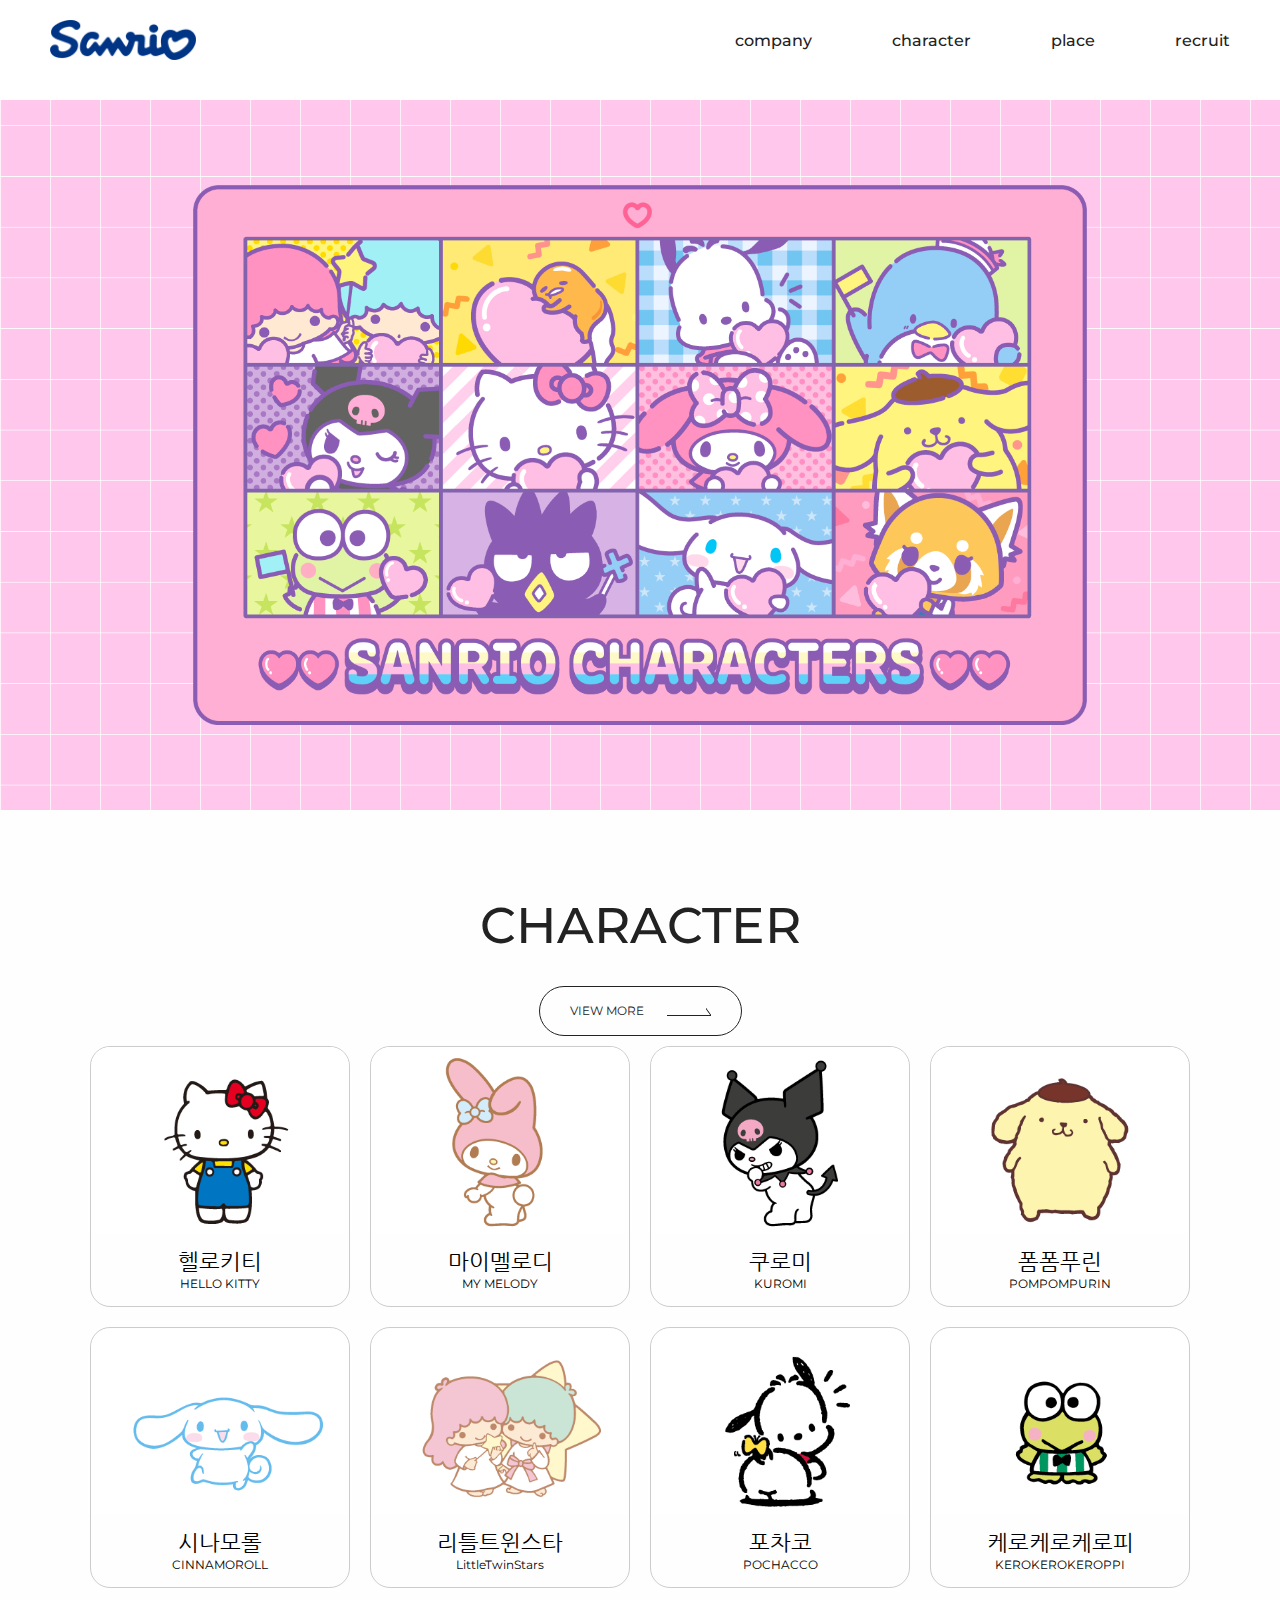
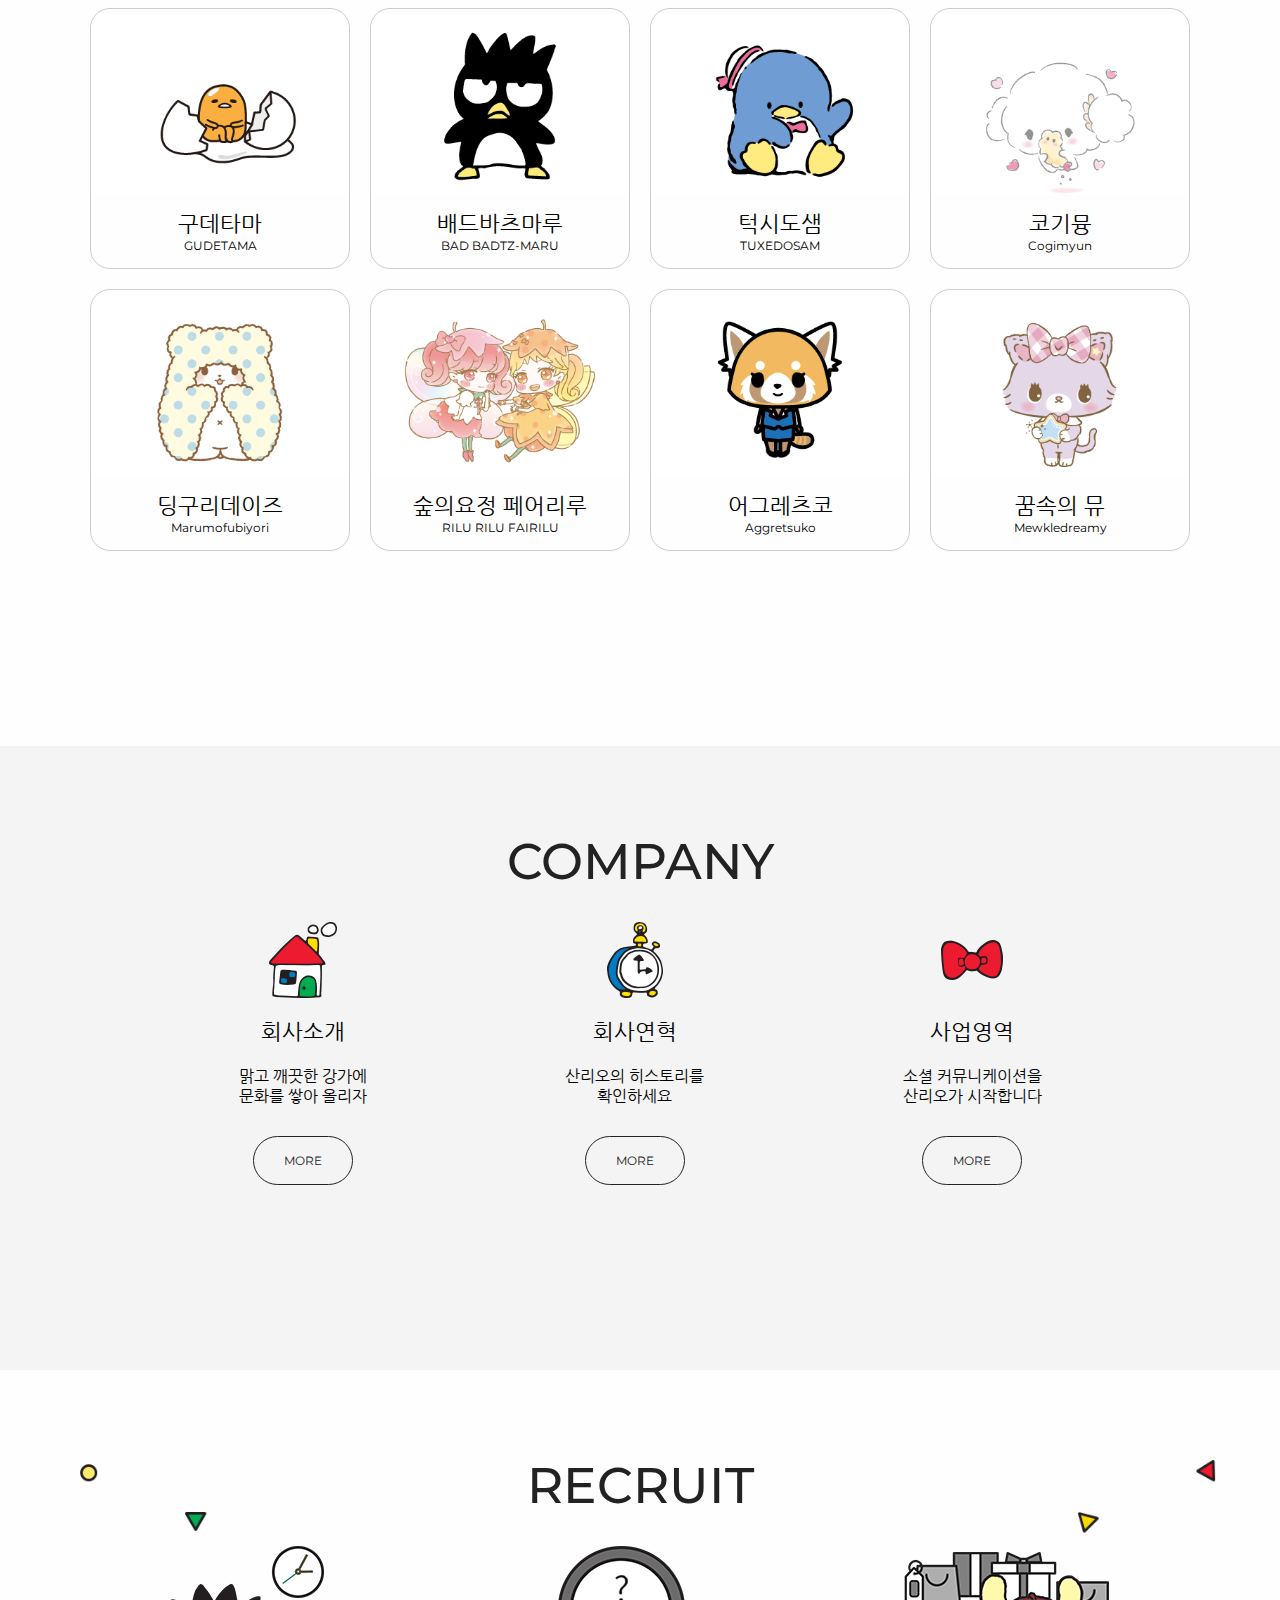
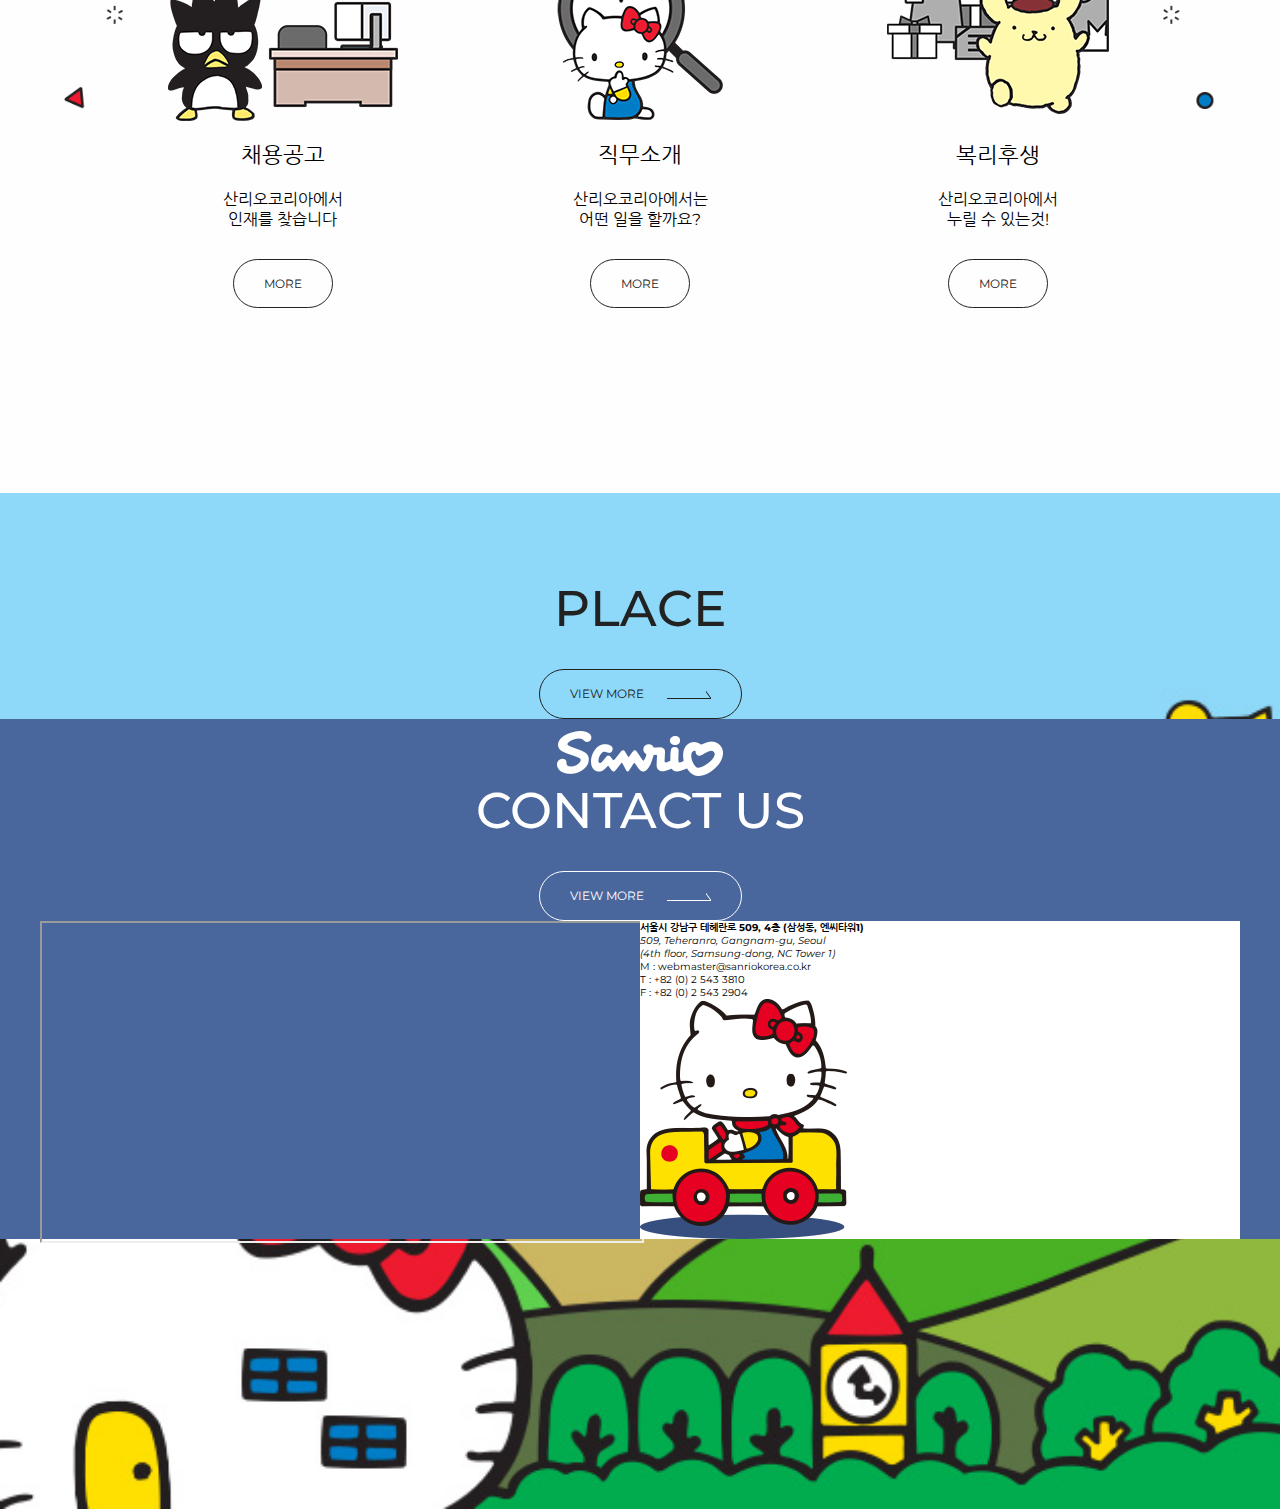
<file: 04.산리오사이트/index.html>
<!DOCTYPE html>
<html lang="ko">
  <head>
    <meta charset="UTF-8" />
    <meta name="viewport" content="width=device-width, initial-scale=1.0" />
    <meta name="description" content="산리오, 산리오코리아" />
    <link
      rel="shortcut icon"
      type="image/x-icon"
      href="http://sanriokorea.co.kr/favicon.png.ico"
    />
    <title>산리오 사이트</title>
    <!-- 메인 CSS -->
    <link rel="stylesheet" href="./css/main.css" />
    <!-- 메인 미디어쿼리 CSS -->
    <link rel="stylesheet" href="./css/main_media.css" />
    <!-- 
      [ 산리오 사이트 참고 사이트 링크 ]
      https://tombap8.github.io/FED-RV-TOM-2024/9993.%EC%82%B0%EB%A6%AC%EC%98%A4%EC%82%AC%EC%9D%B4%ED%8A%B8/
    -->
  </head>
  <body>
    <!-- 1. 상단영역 -->
    <div id="top-area">
      <header class="top-area">
        <!-- 양쪽구성 레이아웃 ul : 플렉스 디스플레이적용 -->
        <ul>
          <li>
            <!-- 1-1.로고 -->
            <h1 class="logo">
              <a href="#">
                <img src="./images/logo_2023.png" alt="메인로고" />
              </a>
            </h1>
          </li>
          <li>
            <!-- 1-2. GNB메뉴 -->
            <nav class="gnb">
              <ul>
                <li><a href="#">company</a></li>
                <li><a href="#">character</a></li>
                <li><a href="#">place</a></li>
                <li><a href="#">recruit</a></li>
              </ul>
            </nav>
            <!-- 모바일용 햄버거 버튼 -->
            <nav
              class="gnb-mob"
              onclick="
             // this는 클릭된 nav자신
             // classList는 클래스 컨트롤하는 객체
             // toggle(클래스명)은 클래스 넣기/빼기 메서드
              this.classList.toggle('on');
              // 앞에 있는 nav요소를 선택해서 클래스 on넣기/빼기
              document.querySelector('.gnb')
              .classList.toggle('on');
             "
            >
              <a href="#">
                <span></span>
                <span></span>
                <span></span>
              </a>
            </nav>
          </li>
        </ul>
      </header>
    </div>
    <!-- 2. 메인영역 -->
    <main id="main-area">
      <!-- 2-1.배너영역 -->
      <div class="banner">
        <section class="inbox dt-box">
          <!-- DT용 배너이미지 -->
          <img
            src="./images/main_visual_pc_v1.png"
            alt="데스크탑용 메인 배너"
          />
          <!-- Mobile용 배너이미지 -->
          <img src="./images/main_visual_m_v1.png" alt="모바일용 메인 배너" />
        </section>
      </div>
      <!-- 2-2. 캐릭터영역 -->
      <div class="character">
        <section class="inbox">
          <!-- 서브 타이틀 -->
          <h2 class="stit">character</h2>
          <!-- 더보기 버튼 박스 -->
          <div class="center-box">
            <a href="#" class="com-btn view-btn"> view more </a>
          </div>
          <!-- 캐릭터 리스트박스 -->
          <div class="cat-list">
            <ul>
              <li>
                <figure>
                  <div class="img-part">
                    <img src="./images/new_main_crt1.png" alt="헬로키티" />
                    <img src="./images/new_main_crt1_ov.png" alt="헬로키티" />
                  </div>
                  <figcaption>
                    <h3>헬로키티</h3>
                    <p class="title-en">HELLO KITTY</p>
                  </figcaption>
                </figure>
              </li>

              <li>
                <figure>
                  <div class="img-part">
                    <img src="./images/new_main_crt2.png" alt="마이멜로디" />
                    <img src="./images/new_main_crt2_ov.png" alt="마이멜로디" />
                  </div>
                  <figcaption>
                    <h3>마이멜로디</h3>
                    <p class="title-en">MY MELODY</p>
                  </figcaption>
                </figure>
              </li>

              <li>
                <figure>
                  <div class="img-part">
                    <img src="./images/new_main_crt3.png" alt="쿠로미" />
                    <img src="./images/new_main_crt3_ov.png" alt="쿠로미" />
                  </div>
                  <figcaption>
                    <h3>쿠로미</h3>
                    <p class="title-en">KUROMI</p>
                  </figcaption>
                </figure>
              </li>

              <li>
                <figure>
                  <div class="img-part">
                    <img src="./images/new_main_crt4.png" alt="폼폼푸린" />
                    <img src="./images/new_main_crt4_ov.png" alt="폼폼푸린" />
                  </div>
                  <figcaption>
                    <h3>폼폼푸린</h3>
                    <p class="title-en">POMPOMPURIN</p>
                  </figcaption>
                </figure>
              </li>

              <li>
                <figure>
                  <div class="img-part">
                    <img src="./images/new_main_crt5.png" alt="시나모롤" />
                    <img src="./images/new_main_crt5_ov.png" alt="시나모롤" />
                  </div>
                  <figcaption>
                    <h3>시나모롤</h3>
                    <p class="title-en">CINNAMOROLL</p>
                  </figcaption>
                </figure>
              </li>

              <li>
                <figure>
                  <div class="img-part">
                    <img src="./images/new_main_crt6.png" alt="리틀트윈스타" />
                    <img
                      src="./images/new_main_crt6_ov.png"
                      alt="리틀트윈스타"
                    />
                  </div>
                  <figcaption>
                    <h3>리틀트윈스타</h3>
                    <p class="title-en">LittleTwinStars</p>
                  </figcaption>
                </figure>
              </li>

              <li>
                <figure>
                  <div class="img-part">
                    <img src="./images/new_main_crt7.png" alt="포차코" />
                    <img src="./images/new_main_crt7_ov.png" alt="포차코" />
                  </div>
                  <figcaption>
                    <h3>포차코</h3>
                    <p class="title-en">POCHACCO</p>
                  </figcaption>
                </figure>
              </li>

              <li>
                <figure>
                  <div class="img-part">
                    <img
                      src="./images/new_main_crt8.png"
                      alt="케로케로케로피"
                    />
                    <img
                      src="./images/new_main_crt8_ov.png"
                      alt="케로케로케로피"
                    />
                  </div>
                  <figcaption>
                    <h3>케로케로케로피</h3>
                    <p class="title-en">KEROKEROKEROPPI</p>
                  </figcaption>
                </figure>
              </li>

              <li>
                <figure>
                  <div class="img-part">
                    <img src="./images/new_main_crt9.png" alt="구데타마" />
                    <img src="./images/new_main_crt9_ov.png" alt="구데타마" />
                  </div>
                  <figcaption>
                    <h3>구데타마</h3>
                    <p class="title-en">GUDETAMA</p>
                  </figcaption>
                </figure>
              </li>

              <li>
                <figure>
                  <div class="img-part">
                    <img src="./images/new_main_crt10.png" alt="배드바츠마루" />
                    <img
                      src="./images/new_main_crt10_ov.png"
                      alt="배드바츠마루"
                    />
                  </div>
                  <figcaption>
                    <h3>배드바츠마루</h3>
                    <p class="title-en">BAD BADTZ-MARU</p>
                  </figcaption>
                </figure>
              </li>

              <li>
                <figure>
                  <div class="img-part">
                    <img src="./images/new_main_crt11.png" alt="턱시도샘" />
                    <img src="./images/new_main_crt11_ov.png" alt="턱시도샘" />
                  </div>
                  <figcaption>
                    <h3>턱시도샘</h3>
                    <p class="title-en">TUXEDOSAM</p>
                  </figcaption>
                </figure>
              </li>

              <li>
                <figure>
                  <div class="img-part">
                    <img src="./images/new_main_crt12.png" alt="코기뮹" />
                    <img src="./images/new_main_crt12_ov.png" alt="코기뮹" />
                  </div>
                  <figcaption>
                    <h3>코기뮹</h3>
                    <p class="title-en">Cogimyun</p>
                  </figcaption>
                </figure>
              </li>

              <li>
                <figure>
                  <div class="img-part">
                    <img src="./images/new_main_crt13.png" alt="딩구리데이즈" />
                    <img
                      src="./images/new_main_crt13_ov.png"
                      alt="딩구리데이즈"
                    />
                  </div>
                  <figcaption>
                    <h3>딩구리데이즈</h3>
                    <p class="title-en">Marumofubiyori</p>
                  </figcaption>
                </figure>
              </li>

              <li>
                <figure>
                  <div class="img-part">
                    <img
                      src="./images/new_main_crt14.png"
                      alt="숲의요정 페어리루"
                    />
                    <img
                      src="./images/new_main_crt14_ov.png"
                      alt="숲의요정 페어리루"
                    />
                  </div>
                  <figcaption>
                    <h3>숲의요정 페어리루</h3>
                    <p class="title-en">RILU RILU FAIRILU</p>
                  </figcaption>
                </figure>
              </li>

              <li>
                <figure>
                  <div class="img-part">
                    <img src="./images/new_main_crt15.png" alt="어그레츠코" />
                    <img
                      src="./images/new_main_crt15_ov.png"
                      alt="어그레츠코"
                    />
                  </div>
                  <figcaption>
                    <h3>어그레츠코</h3>
                    <p class="title-en">Aggretsuko</p>
                  </figcaption>
                </figure>
              </li>

              <li>
                <figure>
                  <div class="img-part">
                    <img src="./images/new_main_crt16.png" alt="꿈속의 뮤" />
                    <img src="./images/new_main_crt16_ov.png" alt="꿈속의 뮤" />
                  </div>
                  <figcaption>
                    <h3>꿈속의 뮤</h3>
                    <p class="title-en">Mewkledreamy</p>
                  </figcaption>
                </figure>
              </li>
            </ul>
          </div>
        </section>
      </div>
      <!-- 2-3. 컴퍼니영역 -->
      <div class="company">
        <section class="inbox">
          <!-- 서브 타이틀 -->
          <h2 class="stit">company</h2>
          <!-- 컴퍼니 리스트박스 -->
          <div class="company-list">
            <ul class="com-type-list">
              <li>
                <figure>
                  <div class="img-part">
                    <img src="./images/ico_company1.png" alt="회사소개" />
                  </div>
                  <figcaption>
                    <h3>회사소개</h3>
                    <p>맑고 깨끗한 강가에</p>
                    <p>문화를 쌓아 올리자</p>
                    <a href="#" class="com-btn">more</a>
                  </figcaption>
                </figure>
              </li>
              <li>
                <figure>
                  <div class="img-part">
                    <img src="./images/ico_company3.png" alt="산리오코리아" />
                  </div>
                  <figcaption>
                    <h3>회사연혁</h3>
                    <p>산리오의 히스토리를</p>
                    <p>확인하세요</p>
                    <a href="#" class="com-btn">more</a>
                  </figcaption>
                </figure>
              </li>
              <li>
                <figure>
                  <div class="img-part">
                    <img src="./images/ico_company4.png" alt="산리오스토어" />
                  </div>
                  <figcaption>
                    <h3>사업영역</h3>
                    <p>소셜 커뮤니케이션을</p>
                    <p>산리오가 시작합니다</p>
                    <a href="#" class="com-btn">more</a>
                  </figcaption>
                </figure>
              </li>
            </ul>
          </div>
        </section>
      </div>
      <!-- 2-4. 리쿠르트영역 -->
      <div class="recruit">
        <section class="inbox">
          <h2 class="stit">recruit</h2>
          <!-- 리쿠르트 리스트박스 -->
          <div class="recruit-list">
            <ul class="com-type-list">
              <li>
                <figure>
                  <div class="img-part">
                    <img src="./images/ico_recruit1.png" alt="채용공고" />
                  </div>
                  <figcaption>
                    <h3>채용공고</h3>
                    <p>산리오코리아에서</p>
                    <p>인재를 찾습니다</p>
                    <a href="#" class="com-btn">more</a>
                  </figcaption>
                </figure>
              </li>

              <li>
                <figure>
                  <div class="img-part">
                    <img src="./images/ico_recruit2.png" alt="직무소개" />
                  </div>
                  <figcaption>
                    <h3>직무소개</h3>
                    <p>산리오코리아에서는</p>
                    <p>어떤 일을 할까요?</p>
                    <a href="#" class="com-btn">more</a>
                  </figcaption>
                </figure>
              </li>

              <li>
                <figure>
                  <div class="img-part">
                    <img src="./images/ico_recruit3.png" alt="복리후생" />
                  </div>
                  <figcaption>
                    <h3>복리후생</h3>
                    <p>산리오코리아에서</p>
                    <p>누릴 수 있는것!</p>
                    <a href="#" class="com-btn">more</a>
                  </figcaption>
                </figure>
              </li>
            </ul>
          </div>
        </section>
      </div>
      <!-- 2-5. 플레이스영역 -->
       <div class="place">
        <section class="inbox">
          <!-- 서브 타이틀 -->
          <h2 class="stit">place</h2>
          <!-- 플레이스 더보기 버튼 -->
          <div class="center-box">
            <a href="#" class="com-btn view-btn"> view more </a>
       </div>  
       </section>    
   
   
   
       <!-- 2-6. 컨텍어스영억 -->
       <div class="contact-us">
        <section class="inbox">
          <!-- 타이틀박스 -->
          <h2 class="stit reversal">
            <img src="./images/logo_w.png" alt="흰색로고"> <br>
            contact us
          </h2>
          <!-- 버튼박스 -->
          <div class="center-box">
            <a href="#" class="com-btn view-btn reversal"> view more </a>
          </div>
          <!-- 지도정보박스 -->
          <article class="map-info inbox">
            <!-- 구글맵 아이프레임 박스 -->
            <div class="map-box">
              <iframe src="https://www.google.com/maps/embed?pb=!1m16!1m12!1m3!1d3165.006323824252!2d127.05816469999999!3d37.507768999999996!2m3!1f0!2f0!3f0!3m2!1i1024!2i768!4f13.1!2m1!1z7ISc7Jq47IucIOqwleuCqOq1rCDthYztl6TrnoDroZwgNTA5LCA07Li1ICjsgrzshLHrj5ksIOyXlOyUqO2DgOybjDEp!5e0!3m2!1sko!2skr!4v1738302837846!5m2!1sko!2skr"></iframe>
            </div>
            <!-- 위치정보 박스 -->
            <div class="info-box">
              <h3>서울시 강남구 테헤란로 509, 4층 (삼성동, 엔씨타워1)</h3>
              <address>
                509, Teheranro, Gangnam-gu, Seoul <br>
                (4th floor, Samsung-dong, NC Tower 1)
              </address>
              <p>
                <span>M</span>
                : webmaster@sanriokorea.co.kr <br>
                <span>T</span>
                : +82 (0) 2 543 3810 <br>
                <span>F</span>
                : +82 (0) 2 543 2904
              </p>
              <img src="./images/contact_img.png" alt="컨텍어스 이미지">
            </div>
          </article>
        </section>
      </div>
      </div>

      </main>

    <!-- 3. 하단영역 -->

    <!-- sns추가 버튼 그룹박스 -->

    <!-- 탑이동버튼 -->
  </body>
</html>
</file>
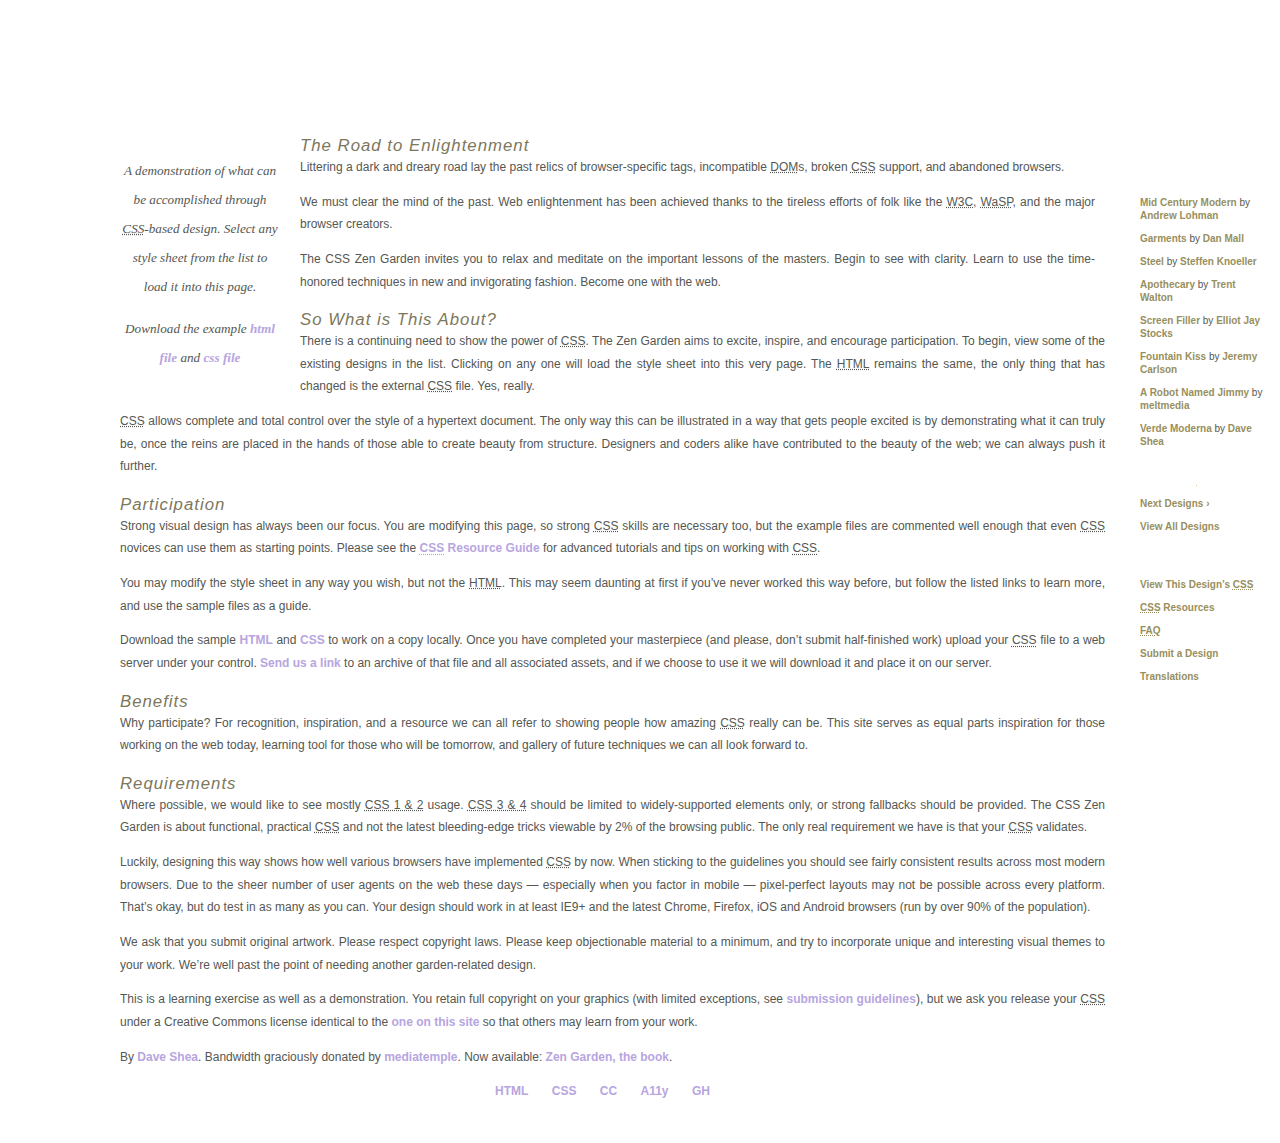
<file: 교재css연습/index.html>
<!DOCTYPE html>
<html lang="en">
<head>
	<meta charset="utf-8">
	<title>CSS Zen Garden: The Beauty of CSS Design</title>

	<link rel="stylesheet" media="screen" href="style.css?v=8may2013">
	<link rel="alternate" type="application/rss+xml" title="RSS" href="http://www.csszengarden.com/zengarden.xml">

	<meta name="viewport" content="width=device-width, initial-scale=1.0">
	<meta name="author" content="Dave Shea">
	<meta name="description" content="A demonstration of what can be accomplished visually through CSS-based design.">
	<meta name="robots" content="all">


	<!--[if lt IE 9]>
	<script src="script/html5shiv.js"></script>
	<![endif]-->
</head>

<!--



	View source is a feature, not a bug. Thanks for your curiosity and
	interest in participating!

	Here are the submission guidelines for the new and improved csszengarden.com:

	- CSS3? Of course! Prefix for ALL browsers where necessary.
	- go responsive; test your layout at multiple screen sizes.
	- your browser testing baseline: IE9+, recent Chrome/Firefox/Safari, and iOS/Android
	- Graceful degradation is acceptable, and in fact highly encouraged.
	- use classes for styling. Don't use ids.
	- web fonts are cool, just make sure you have a license to share the files. Hosted
	  services that are applied via the CSS file (ie. Google Fonts) will work fine, but
	  most that require custom HTML won't. TypeKit is supported, see the readme on this
	  page for usage instructions: https://github.com/mezzoblue/csszengarden.com/

	And a few tips on building your CSS file:

	- use :first-child, :last-child and :nth-child to get at non-classed elements
	- use ::before and ::after to create pseudo-elements for extra styling
	- use multiple background images to apply as many as you need to any element
	- use the Kellum Method for image replacement, if still needed. http://goo.gl/GXxdI
	- don't rely on the extra divs at the bottom. Use ::before and ::after instead.

		
-->

<body id="css-zen-garden">
<div class="page-wrapper">

	<section class="intro" id="zen-intro">
		<header role="banner">
			<h1>CSS Zen Garden</h1>
			<h2>The Beauty of <abbr title="Cascading Style Sheets">CSS</abbr> Design</h2>
		</header>

		<div class="summary" id="zen-summary" role="article">
			<p>A demonstration of what can be accomplished through <abbr title="Cascading Style Sheets">CSS</abbr>-based design. Select any style sheet from the list to load it into this page.</p>
			<p>Download the example <a href="/examples/index" title="This page's source HTML code, not to be modified.">html file</a> and <a href="/examples/style.css" title="This page's sample CSS, the file you may modify.">css file</a></p>
		</div>

		<div class="preamble" id="zen-preamble" role="article">
			<h3>The Road to Enlightenment</h3>
			<p>Littering a dark and dreary road lay the past relics of browser-specific tags, incompatible <abbr title="Document Object Model">DOM</abbr>s, broken <abbr title="Cascading Style Sheets">CSS</abbr> support, and abandoned browsers.</p>
			<p>We must clear the mind of the past. Web enlightenment has been achieved thanks to the tireless efforts of folk like the <abbr title="World Wide Web Consortium">W3C</abbr>, <abbr title="Web Standards Project">WaSP</abbr>, and the major browser creators.</p>
			<p>The CSS Zen Garden invites you to relax and meditate on the important lessons of the masters. Begin to see with clarity. Learn to use the time-honored techniques in new and invigorating fashion. Become one with the web.</p>
		</div>
	</section>

	<div class="main supporting" id="zen-supporting" role="main">
		<div class="explanation" id="zen-explanation" role="article">
			<h3>So What is This About?</h3>
			<p>There is a continuing need to show the power of <abbr title="Cascading Style Sheets">CSS</abbr>. The Zen Garden aims to excite, inspire, and encourage participation. To begin, view some of the existing designs in the list. Clicking on any one will load the style sheet into this very page. The <abbr title="HyperText Markup Language">HTML</abbr> remains the same, the only thing that has changed is the external <abbr title="Cascading Style Sheets">CSS</abbr> file. Yes, really.</p>
			<p><abbr title="Cascading Style Sheets">CSS</abbr> allows complete and total control over the style of a hypertext document. The only way this can be illustrated in a way that gets people excited is by demonstrating what it can truly be, once the reins are placed in the hands of those able to create beauty from structure. Designers and coders alike have contributed to the beauty of the web; we can always push it further.</p>
		</div>

		<div class="participation" id="zen-participation" role="article">
			<h3>Participation</h3>
			<p>Strong visual design has always been our focus. You are modifying this page, so strong <abbr title="Cascading Style Sheets">CSS</abbr> skills are necessary too, but the example files are commented well enough that even <abbr title="Cascading Style Sheets">CSS</abbr> novices can use them as starting points. Please see the <a href="/pages/resources/" title="A listing of CSS-related resources"><abbr title="Cascading Style Sheets">CSS</abbr> Resource Guide</a> for advanced tutorials and tips on working with <abbr title="Cascading Style Sheets">CSS</abbr>.</p>
			<p>You may modify the style sheet in any way you wish, but not the <abbr title="HyperText Markup Language">HTML</abbr>. This may seem daunting at first if you&#8217;ve never worked this way before, but follow the listed links to learn more, and use the sample files as a guide.</p>
			<p>Download the sample <a href="/examples/index" title="This page's source HTML code, not to be modified.">HTML</a> and <a href="/examples/style.css" title="This page's sample CSS, the file you may modify.">CSS</a> to work on a copy locally. Once you have completed your masterpiece (and please, don&#8217;t submit half-finished work) upload your <abbr title="Cascading Style Sheets">CSS</abbr> file to a web server under your control. <a href="/pages/submit/" title="Use the contact form to send us your CSS file">Send us a link</a> to an archive of that file and all associated assets, and if we choose to use it we will download it and place it on our server.</p>
		</div>

		<div class="benefits" id="zen-benefits" role="article">
			<h3>Benefits</h3>
			<p>Why participate? For recognition, inspiration, and a resource we can all refer to showing people how amazing <abbr title="Cascading Style Sheets">CSS</abbr> really can be. This site serves as equal parts inspiration for those working on the web today, learning tool for those who will be tomorrow, and gallery of future techniques we can all look forward to.</p>
		</div>

		<div class="requirements" id="zen-requirements" role="article">
			<h3>Requirements</h3>
			<p>Where possible, we would like to see mostly <abbr title="Cascading Style Sheets, levels 1 and 2">CSS 1 &amp; 2</abbr> usage. <abbr title="Cascading Style Sheets, levels 3 and 4">CSS 3 &amp; 4</abbr> should be limited to widely-supported elements only, or strong fallbacks should be provided. The CSS Zen Garden is about functional, practical <abbr title="Cascading Style Sheets">CSS</abbr> and not the latest bleeding-edge tricks viewable by 2% of the browsing public. The only real requirement we have is that your <abbr title="Cascading Style Sheets">CSS</abbr> validates.</p>
			<p>Luckily, designing this way shows how well various browsers have implemented <abbr title="Cascading Style Sheets">CSS</abbr> by now. When sticking to the guidelines you should see fairly consistent results across most modern browsers. Due to the sheer number of user agents on the web these days &#8212; especially when you factor in mobile &#8212; pixel-perfect layouts may not be possible across every platform. That&#8217;s okay, but do test in as many as you can. Your design should work in at least IE9+ and the latest Chrome, Firefox, iOS and Android browsers (run by over 90% of the population).</p>
			<p>We ask that you submit original artwork. Please respect copyright laws. Please keep objectionable material to a minimum, and try to incorporate unique and interesting visual themes to your work. We&#8217;re well past the point of needing another garden-related design.</p>
			<p>This is a learning exercise as well as a demonstration. You retain full copyright on your graphics (with limited exceptions, see <a href="/pages/submit/guidelines/">submission guidelines</a>), but we ask you release your <abbr title="Cascading Style Sheets">CSS</abbr> under a Creative Commons license identical to the <a href="http://creativecommons.org/licenses/by-nc-sa/3.0/" title="View the Zen Garden's license information.">one on this site</a> so that others may learn from your work.</p>
			<p role="contentinfo">By <a href="http://www.mezzoblue.com/">Dave Shea</a>. Bandwidth graciously donated by <a href="http://www.mediatemple.net/">mediatemple</a>. Now available: <a href="http://www.amazon.com/exec/obidos/ASIN/0321303474/mezzoblue-20/">Zen Garden, the book</a>.</p>
		</div>

		<footer>
			<a href="http://validator.w3.org/check/referer" title="Check the validity of this site&#8217;s HTML" class="zen-validate-html">HTML</a>
			<a href="http://jigsaw.w3.org/css-validator/check/referer" title="Check the validity of this site&#8217;s CSS" class="zen-validate-css">CSS</a>
			<a href="http://creativecommons.org/licenses/by-nc-sa/3.0/" title="View the Creative Commons license of this site: Attribution-NonCommercial-ShareAlike." class="zen-license">CC</a>
			<a href="http://mezzoblue.com/zengarden/faq/#aaa" title="Read about the accessibility of this site" class="zen-accessibility">A11y</a>
			<a href="https://github.com/mezzoblue/csszengarden.com" title="Fork this site on Github" class="zen-github">GH</a>
		</footer>

	</div>


	<aside class="sidebar" role="complementary">
		<div class="wrapper">

			<div class="design-selection" id="design-selection">
				<h3 class="select">Select a Design:</h3>
				<nav role="navigation">
					<ul>
					<li>
						<a href="/221/" class="design-name">Mid Century Modern</a> by						<a href="http://andrewlohman.com/" class="designer-name">Andrew Lohman</a>
					</li>					<li>
						<a href="/220/" class="design-name">Garments</a> by						<a href="http://danielmall.com/" class="designer-name">Dan Mall</a>
					</li>					<li>
						<a href="/219/" class="design-name">Steel</a> by						<a href="http://steffen-knoeller.de" class="designer-name">Steffen Knoeller</a>
					</li>					<li>
						<a href="/218/" class="design-name">Apothecary</a> by						<a href="http://trentwalton.com" class="designer-name">Trent Walton</a>
					</li>					<li>
						<a href="/217/" class="design-name">Screen Filler</a> by						<a href="http://elliotjaystocks.com/" class="designer-name">Elliot Jay Stocks</a>
					</li>					<li>
						<a href="/216/" class="design-name">Fountain Kiss</a> by						<a href="http://jeremycarlson.com" class="designer-name">Jeremy Carlson</a>
					</li>					<li>
						<a href="/215/" class="design-name">A Robot Named Jimmy</a> by						<a href="http://meltmedia.com/" class="designer-name">meltmedia</a>
					</li>					<li>
						<a href="/214/" class="design-name">Verde Moderna</a> by						<a href="http://www.mezzoblue.com/" class="designer-name">Dave Shea</a>
					</li>					</ul>
				</nav>
			</div>

			<div class="design-archives" id="design-archives">
				<h3 class="archives">Archives:</h3>
				<nav role="navigation">
					<ul>
						<li class="next">
							<a href="/214/page1">
								Next Designs <span class="indicator">&rsaquo;</span>
							</a>
						</li>
						<li class="viewall">
							<a href="/pages/alldesigns/" title="View every submission to the Zen Garden.">
								View All Designs							</a>
						</li>
					</ul>
				</nav>
			</div>

			<div class="zen-resources" id="zen-resources">
				<h3 class="resources">Resources:</h3>
				<ul>
					<li class="view-css">
						<a href="style.css" title="View the source CSS file of the currently-viewed design.">
							View This Design&#8217;s <abbr title="Cascading Style Sheets">CSS</abbr>						</a>
					</li>
					<li class="css-resources">
						<a href="/pages/resources/" title="Links to great sites with information on using CSS.">
							<abbr title="Cascading Style Sheets">CSS</abbr> Resources						</a>
					</li>
					<li class="zen-faq">
						<a href="/pages/faq/" title="A list of Frequently Asked Questions about the Zen Garden.">
							<abbr title="Frequently Asked Questions">FAQ</abbr>						</a>
					</li>
					<li class="zen-submit">
						<a href="/pages/submit/" title="Send in your own CSS file.">
							Submit a Design						</a>
					</li>
					<li class="zen-translations">
						<a href="/pages/translations/" title="View translated versions of this page.">
							Translations						</a>
					</li>
				</ul>
			</div>
		</div>
	</aside>


</div>

<!--

	These superfluous divs/spans were originally provided as catch-alls to add extra imagery.
	These days we have full ::before and ::after support, favour using those instead.
	These only remain for historical design compatibility. They might go away one day.
		
-->
<div class="extra1" role="presentation"></div><div class="extra2" role="presentation"></div><div class="extra3" role="presentation"></div>
<div class="extra4" role="presentation"></div><div class="extra5" role="presentation"></div><div class="extra6" role="presentation"></div>

</body>
</html>
</file>
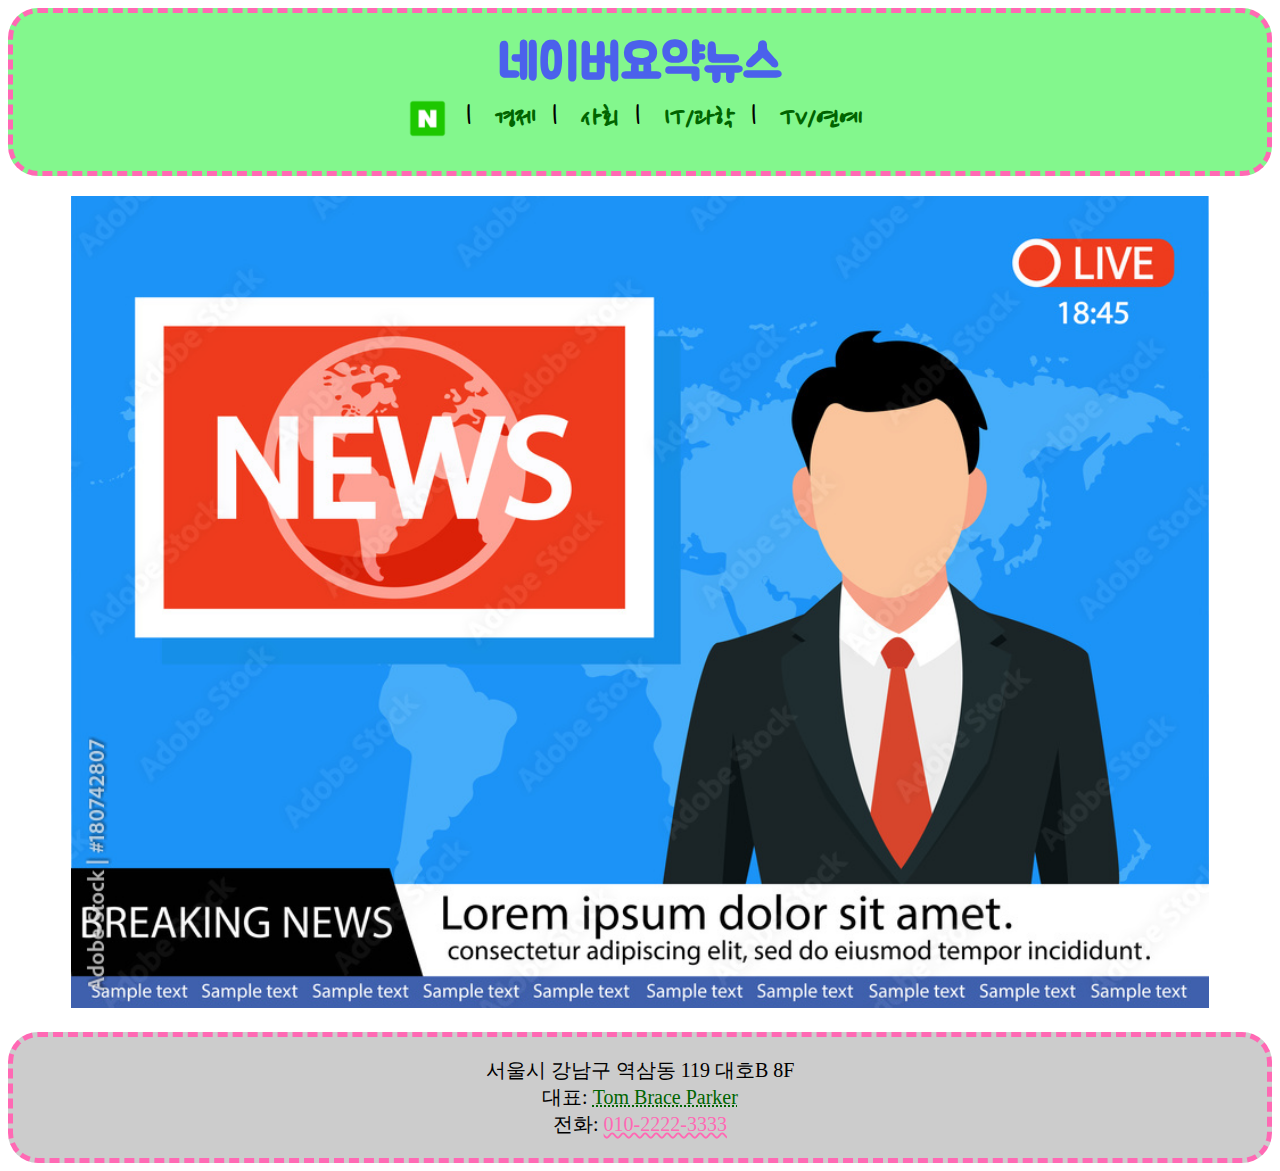
<file: 01.HTML연습/01.Info_PJ/index.html>
<!DOCTYPE html>
<html lang="en">
  <head>
    <meta charset="UTF-8" />
    <!-- 메타정보
        1) charset="UTF-8"
        - 2바이트 인코딩처리
        - 한글, 일본어 등 처리함 
        2) viewport
        - 모바일 화면 실제픽셀전환
    -->
    <meta name="viewport" content="width=device-width, initial-scale=1.0" />

    <title>네이버요약뉴스 메인</title>
    <!-- 외부CSS 불러오기 : 익스터널방식 -->
    <!-- 공통CSS -->
    <link rel="stylesheet" href="./css/common.css" />
    <!-- 메인CSS -->
    <link rel="stylesheet" href="./css/main.css" />
    <style>
      /* 스타일시트 영역에 CSS를 쓰는 방법 : 인터널방식 */
      /* 
        스타일시트 사용법:
        선택자{
          속성:값;
          속성:값;
        }
      */
    </style>
  </head>
  <body>
    <!-- 1.상단영역 -->
    <header
      class="header border-style1 layout-common"
      style="text-align: center"
    >
      <!-- 태그안에 style속성으로 지정하는 방법은 인라인방식임 -->
      <h1 id="main-title">네이버요약뉴스</h1>
      <!-- nav요소로 네비게이션 의미의 박스임 -->
      <nav>
        <ul>
          <li>
            <a href="./index.html" title="메인페이지로 이동"
              ><img
                id="main-logo"
                src="./images/naver_logo.png"
                alt="네이버 로고"
            /></a>
          </li>
          <li><a href="./sub1.html">경제</a></li>
          <li><a href="./sub2.html">사회</a></li>
          <li><a href="./sub3.html">IT/과학</a></li>
          <li><a href="./sub4.html">TV/연예</a></li>
        </ul>
      </nav>
    </header>
    <!-- 2.메인영역 -->
    <main class="main layout-common">
      <img src="./images/main_img.jpg" alt="뉴스메인이미지" />
    </main>
    <!-- 3.하단영역 -->
    <footer class="footer border-style1 layout-common">
      <!-- address요소 : 주소 등 정보 -->
      <address>
        서울시 강남구 역삼동 119 대호B 8F <br />
        <!-- br요소 : 줄바꿈 -->
        대표: <span class="ceo-name">Tom Brace Parker</span> <br />
        전화: <span class="tel-num">010-2222-3333</span>
      </address>
    </footer>
    <!-- 
    [ 요소 명명법 ]
    1. 아이디는 #, 클래스는 . (약어로만들기)
    2. 이름은 구체적으로 만들고
      단어마다 데쉬(-)를 사용함(케밥케이스)
    3. 아이디는 유일함, 클래스는 다중적용가능
    예) <div class="aa bb cc" id="ee"></div>


    [ img 요소 ]
    - img 는 이미지를 불러오는 요소
    - 필수속성
        1) src : 이미지경로
        2) alt : 대체텍스트(웹접근성 필수)
        -> alternative text

    [ 요소의 구성 ]
    1. 요소명 - 요소별 특징을 구분하는 이름
    2. 속성 - 요소가 가지는 개별 셋팅값을 저장함
      -> 속성값은 쌍따옴표안에 표기함
        표기) <요소명 속성="값">
      -> 요소의 문자는 모두 소문자를 원칙으로 한다!


    [ 요소 공통속성 ]
    1. style 속성 : 요소에 인라인으로 CSS속성값을 셋팅함
      예) <요소명 style="속성:값;속성:값;">
    2. title 속성 : 툴팁제공속성(마우스오버시 등장)

    [ HTML5에서 등장한 div 친구들 ]
      - div에 내용을 구분하는 이름을 지어줌
      - 의미가 있는요소를 시멘틱(sementic)태그라고 함!
    1. header : 머릿부분
    2. footer : 아랫부분
    3. main : 메인부분(한번만 사용가능!)
    4. nav : 네비게이션 부분
    5. aside : 부가정보
    6. section : 내용구분파트
    7. article : 독립된 내용구분파트
    ( section/article 내부에 h1~h6 태그사용권고)     
    -->
  </body>
</html>
</file>
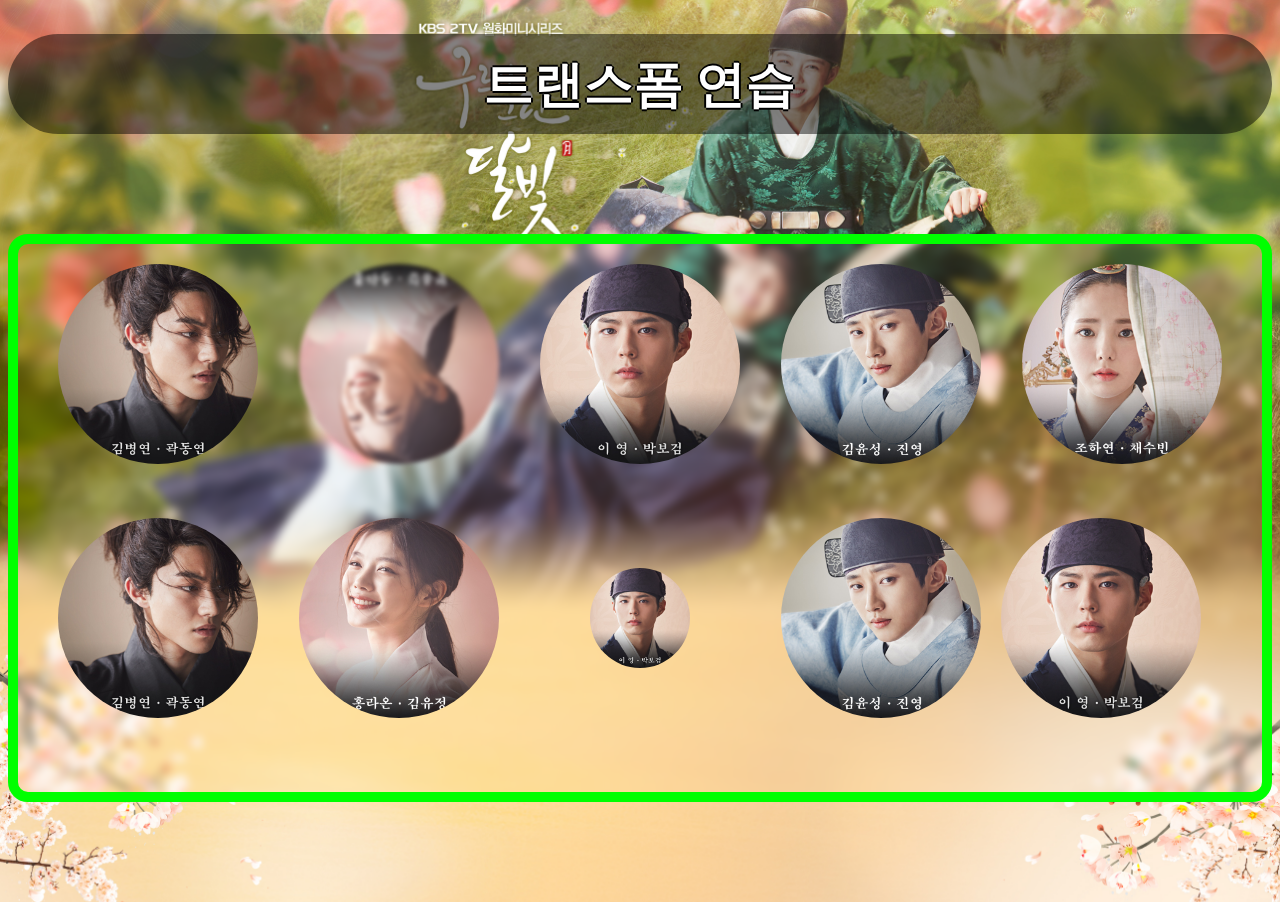
<file: 03.샘플코드/02.Transform_PJ/index.html>
<!DOCTYPE html>
<html lang="en">
    <head>
        <meta charset="UTF-8" />
        <title>트랜스폼 기본 사용법</title>
        <style>
            body {
                background: url(./images/bg-main.jpg) no-repeat fixed center top/cover;
            }
            /* 타이틀 */
            .tit {
                /* 박스셋팅 */
                border-radius: 50px;
                background-color: rgba(0, 0, 0, 0.478);
                text-align: center;

                /* 글자셋팅 */
                color: #fff;
                font-size: 50px;
                line-height: 100px;
                /* 글자그림자로 테두리주기 */
                text-shadow: 2px 0 #000, -2px 0 #000, 0 2px #000, 0 -2px #000;
            }

            /* 전체부모박스 */
            .cont {
                /* 박스셋팅 */
                max-width: 1500px;
                border: 10px solid lime;
                border-radius: 20px;
                padding: 20px;
                margin: 100px auto;
                box-sizing: border-box;

                /* 겹쳐지는 부분 배경 흐르게하기
                -> 백드롭필터! 블러! */
                backdrop-filter: blur(5px);
            }

            /* 가상요소로 clear셋팅 */
            .cont::after {
                content: "";
                display: block;
                clear: both;
            }

            /* 캐릭터 공통 div */
            .cont > div {
                /* 옆으로 흐르게 */
                float: left;
                /* 5등분 가로크기 */
                width: 20%;
                text-align: center;
                margin-bottom: 50px;
            }
            /* 이미지를 원형으로! */
            .cont > div > img {
                width: 200px;
                height: 200px;
                border-radius: 50%;
                /* 트랜지션: 속시이지 */
                transition: transform 0.6s;
            }

            /* 
                [ Transform 효과주기 ]
                - 선택요소의 크기, 회전, 이동, 기울임
                 등 변형을 하기위한 속성
                - 2D, 3D 지원됨

                1. rotateY(각도deg) - Y축회전
                - deg 는 각도의 단위(도:degree)

                [ 각도 단위 확장 ]
                (1) deg: 도 단위 (360 deg는 한 바퀴 회전)
                (2) grad: 그라디언트 (400 grad는 한 바퀴 회전)
                (3) rad: 라디안 (2π rad는 한 바퀴 회전)
                (4) turn: 턴 (1 turn은 한 바퀴 회전)


            */
            #trans1:hover img {
                /* y축회전 : tfry */
                transform: rotateY(180deg);

                /* 필터 적용하기(흑백) */
                filter: grayscale(100%);
                /* CSS 필터 적용하기
                    : 필터속성은 흑백,흐림,세피아,명암,
                    채도 등 출력이미지를 변경하고자 할때
                    사용하는 속성
                    (참고)
                    https://www.w3schools.com/cssref/playit.php?filename=playcss_filter&preval=blur(5px)
                */


            }

            /* 
                2. rotateX(각도deg) - X축회전
                - deg 는 각도의 단위(도:degree)
            */
            #trans2 img {
                /* x축회전 : tfrx */
                transform: rotateX(180deg);
                /* 필터블러 */
                filter: blur(2px);
            }
            #trans2:hover img {
                /* x축회전 : tfrx */
                transform: rotateX(0deg);
                /* 필터블러 */
                filter: blur(0px);
            }

            /* 
                3. translateX(거리) - X축이동
                - 단위 : px, % 등
                - 현재 위치로부터 이동
                - 기준점은 요소의 왼쪽
                - % 단위를 쓸경우 기준은 요소의 width값
                - 이동방향: + 오른쪽, -는 왼쪽
            */
            #trans3:hover img {
                /* x축이동 : tftx */
                transform: translateX(-50%);
                
            }
            /* 
                4. translateY(거리) - Y축이동
                - 단위 : px, % 등
                - 현재 위치로부터 이동
                - 기준점은 요소의 윗쪽
                - % 단위를 쓸경우 기준은 요소의 height값
                - 이동방향: + 아랫쪽, -는 윗쪽
            */
            #trans4:hover img {
                /* y축이동 : tfty */
                transform: translateY(200px);
            }
            /* 
                5. translate(x축거리,y축거리) - X,Y축이동
                - 단위 : px, % 등
                - 현재 위치로부터 이동
                - 기준점은 요소의 윗쪽, 왼쪽선
                - % 단위를 쓸경우 기준은 요소의 
                    width,height값
                - 이동방향: + 오른쪽/아랫쪽, -는 왼쪽/윗쪽
            */
            #trans5:hover img {
                /* x,y축 동시이동 : tft */
                /* transform: translate(-50%, -100%); */

                /* 
                    [ translate 속성 ]
                     translate: 값 값; -> x,y축 이동설정
                     translate: 값; -> x축 이동설정
                     translate: 0 값; -> y축 이동설정
                
                */
                translate: -50% -100%;
                /* x축이동 */
                /* translate: -50%; */
                /* y축이동 */
                /* translate: 0 -100%; */

                /* translate의 사용율이 높아짐에 따라
                transform 하위속서에서 독립하여 사용될 수
                있다! translate: x축 y축; 
                    y축값을 안쓰면 비워놓고
                    x축값을 안쓰면 0쓰고 지나감
                */


                transition: .5s;


                /* CSS에서 기존 하위속성이 사용율이 높아지면 별도의 속성으로 독립시켜주기도함! */
                /* filter:opacity(50%); */
                opacity: 0.5;
            }

            /* 
                6. rotate(각도deg) - 원형회전
                - 각도의 숫자가 양수이면 시계방향
                음수는 반시계방향
                - 기본회전축은 정중앙
                (변경가능: transform-origin)
            */
            #trans6:hover img {
                /* 원형회전 : tfr */
                 /* transform: rotate(2589deg); */

                 /* 
                    [ rotate 속성 ]
                     rotate: 각도; -> 평면회전
                     rotate: x 각도; -> x축회전
                     rotate: y 각도; -> y축회전
                     rotate: z 각도; -> z축회전

                     ((축별조합하기)) 1은 사용, 0은 미사용
                     rotate: 1 1 0 45deg; -> x,y조합
                     rotate: 1 1 1 45deg; -> x,y,z 조합
                 
                 
                 */
                 /* rotate: 4568deg; */
                 rotate: 3turn;
                 /* rotate: x 4568deg; */
                 /* rotate: y 4568deg; */
                 /* rotate: 1 1 0 4568deg; */

                 /* 트랜지션 종류 변경 */
                 transition-property: rotate;
                 /* 트랜지션 시간 늘리기 */
                 transition-duration: 5s;

            /* 
                transition: 속시이지
                개별 설정이 가능함!

                1. 속성 : 
                    transition-property
                2. 시간 :
                    transition-duration
                3. 이징(가속도) :
                    transition-timing-function
                4. 지연시간 :
                    transition-delay
                */

            }

            /* 회전축 변경하기 */
            #trans6 img {
                /* transform-origin: right bottom; */
                transform-origin: 70% 20%;
            /* 
                [ 트랜스폼 회전축 변경속성 ]
                transform-origin: 가로 세로;
                - 가로값 : left, right, center, 몇px,몇%
                - 세로값 : top, bottom, center, 몇px,몇%
                - 기본값 : 가로, 세로 center임! 
            */

            }

            /* 
                7. skew - x,y축 기울임
                - skewX(각도deg), skewY(각도deg)
                - skew(x축,y축)
                - 각도가 양수/음수에 따라 기울임 방향이 달라짐
            */
            #trans7:hover img {
                transform: skewY(-30deg);
            }

            /* 
                8. scale(x축배수, y축배수)
                - 값을 하나만쓰면 양방향 같은 값 셋팅
                - 배수가 1보다 크면 확대, 작으면 축소
                - scaleX(배수), scaleY(배수) - x,y별셋팅
                - 값이 0이면 사라짐
                -> 가끔 크기가 정해진 요소를 일정크기로
                축소, 확대해서 크기를 맞출때도 용이함!
            */
            #trans8:hover img {
                /* 스케일 : tf:s */
                /* transform: scale(2); */

                /* 
                    [ scale 속성 ] 
                     scale: 값; -> 전체확대
                     scale: 값 값; -> x,y 따로확대
                     scale: 값 1; -> x확대
                     scale: 1 값; -> y확대
                 */
                /* scale: 2; */
                /* scale: 2 4; */
                /* scale: 2 1; */
                scale: 1 2;
            }
            /* 초기배율설정 */
            #trans8 img {
                /* 소수점값은 축소임 */
                /* transform: scale(.5); */
                scale: .5;

                /* 트랜지션 속성변경 */
                transition-property: scale;
            }

            /* 
                9. 복합적용하기
                transform: 속성1 속성2 속성3 ....; 
            */

            #trans9:hover img {
                transform: scale(5) translate(-200%,-100%) rotateX(1200deg) skewX(50deg) rotate(5300deg);

                /* 트랜지션 시간 늘리기 */
                transition-duration: 30s;
            }

            /* 
                10. 앞뒤로 있는 이미지 뒤집기
                - 셋팅: 한 박스 안에 이미지가 2장 있고 이것을
                겹치게 셋팅한다-> 앱솔루트로 셋팅!
                - 순서는 나중 것이 위에 온다!
                - 적절한 트랜스폼, 트랜지션을 이용한다!
            */
            #trans10{
                /* 앱솔루트 자식은 잡히지 않으므로
                가로,세로 크기를 설정함! */
                width: 200px;
                height: 200px;
                
                /* 텍스트 중앙해제 */
                text-align: left;
            }
            #trans10 img{
                position: absolute;
                /* 앱솔루트는 서로 겹친다! */
                /* 위치값 없으면 부모박스에 가만히 있는다!
                즉, 젠틀하다! 젠틀앱솔루트~!!! */
            }
            /* 유정이 원본 회전하여 숨기기 */
            #trans10 img:first-child{
                /* y축 90도회전 */
                rotate: y 90deg;
                /* transform: rotateY(90deg); */

                /* 트랜지션: trs 처음에 천천히 */
                transition: .4s ease-in;
            }

            /* 유정이 오버시 회전하여 보이기 */
            #trans10:hover img:first-child{
                /* y축 0도회전 */
                rotate: y 0deg;
                /* transform: rotateY(0deg); */

                /* 트랜지션 : trs 속시이지 (뒤에 지연시간) 
                마지막에 천천히 */
                transition: .4s ease-out .4s;
            }

            /* 보거미 원본 회전하기 */
            #trans10 img:last-child{
                /* y축 0도회전 */
                rotate: y 0deg;
                /* transform: rotateY(0deg); */

                /* 트랜지션 : trs 속시이지 (뒤에 지연시간)
                마지막에 천천히 */
                transition: .4s ease-out .4s;
            }

            /* 보거미 오버시 회전하기 */
            #trans10:hover img:last-child{
                /* y축 90도회전 */
                rotate: y 90deg;
                /* transform: rotateY(90deg); */

                /* 트랜지션: trs 처음에 천천히 */
                transition: .4s ease-in;

            }

            /* 
                [ CSS 애니메이션 가속도 ]

                (1) linear : 등속도
                (2) ease : 앞뒤로 약간느려짐(기본값)
                (3) ease-in : 처음에 느리게 출발
                (4) ease-out : 마지막에 느리게 멈춤
                (5) ease-in-out : 앞뒤로 느려짐

                https://www.w3schools.com/cssref/playit.php?filename=playcss_animation-timing-function&preval=linear
            */
            

        </style>
    </head>
    <body>
        <!-- 타이틀 -->
        <h1 class="tit">트랜스폼 연습</h1>
        <!-- 내용박스 -->
        <div class="cont">
            <div id="trans1">
                <img src="images/cast01.jpg" alt="캐릭터" />
            </div>
            <div id="trans2">
                <img src="images/cast02.jpg" alt="캐릭터" />
            </div>
            <div id="trans3">
                <img src="images/cast03.jpg" alt="캐릭터" />
            </div>
            <div id="trans4">
                <img src="images/cast04.jpg" alt="캐릭터" />
            </div>
            <div id="trans5">
                <img src="images/cast05.jpg" alt="캐릭터" />
            </div>
            <div id="trans6">
                <img src="images/cast01.jpg" alt="캐릭터" />
            </div>
            <div id="trans7">
                <img src="images/cast02.jpg" alt="캐릭터" />
            </div>
            <div id="trans8">
                <img src="images/cast03.jpg" alt="캐릭터" />
            </div>
            <div id="trans9">
                <img src="images/cast04.jpg" alt="캐릭터" />
            </div>
            <div id="trans10">
                <img src="images/cast02.jpg" alt="캐릭터" />
                <img src="images/cast03.jpg" alt="캐릭터" />
            </div>
        </div>
    </body>
</html>
</file>
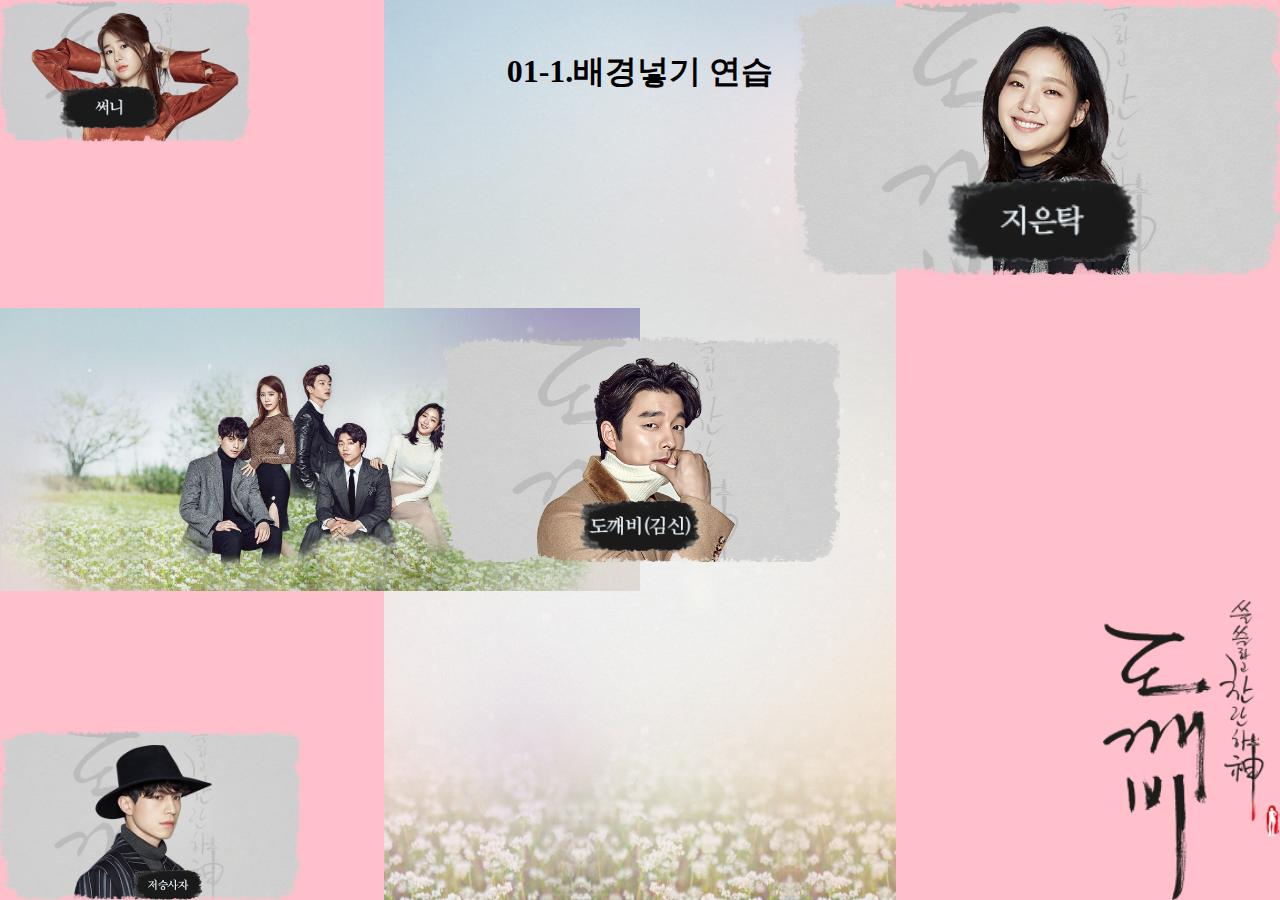
<file: 02.CSS학습/01-1.배경연습.html>
<!DOCTYPE html>
<html lang="ko">
  <head>
    <meta charset="UTF-8" />
    <meta
      name="viewport"
      content="width=device-width, initial-scale=1.0"
    />
    <title>01-1.배경연습</title>
    <style>
      /* 스타일시트 인터널 코딩구역 */

      /* 초기화
      - 기본 디자인 셋팅을 없애는코드
      - 마진,패딩 없애기가 기본초기화임 */
      html,
      body,
      h1 {
        /* 콤마는 그룹선택자임! */
        margin: 0;
        padding: 0;
      }
      /* 보이는 화면만큼 최상위 요소 맞추기 */
      html,
      body {
        height: 100%;
        /* 항상 %단위는 싸고 있는 부모박스를 기준한다!
          body는 html을 기준하고 html은 보이는 화면을
          기준한다! 보이는 화면을 window라고 함!
        */
      }

      /* 타이틀 */
      h1 {
        /* 패딩 p50 */
        padding: 50px;
        /* 중앙정렬 tac */
        text-align: center;
      }

      /* body요소 안에 배경넣기 */
      body {
        /* 주의 : html에 배경을 넣지 말고 body넣자! */

        /* 1. 배경색 : background-color (bgc) */
        background-color: pink;

        /* 2. 배경이미지 : background-image (bgi) -> url()
        기본적으로 배경이미지는 반복된다! */
        background-image: url(./imgs/bg_logo_a_01.png);

        /* 3. 배경 반복여부 : background-repeat (bgr)
          값:
          repeat-x : x축반복
          repeat-y : y축반복
          repeat : 모든축반복(기본값)
          no-repeat : 반복안함
        */
        background-repeat: no-repeat;

        /* 4. 화면고정 : background-attachment (bga) 
          배경고정 여부는 스크롤바가 있어야
          확인된다!(스크롤시 움직이지 않게함)
        */
        /* background-attachment: fixed;
        height: 200%; */

        /* 5. 배경위치 : background-position (bgp) 
          background-position: 가로 세로;
          1. 가로방향 : left, center, right
          2. 세로방향 : top, center, bottom
          - 수치값 : px, %, em 등 여러단위 사용가능
          - % 단위는 기준이 이미지의 중앙이다!
          (50%는 정중앙임!)
          - 양방향중 생략하면 center가 기본값임!
        */
        /* background-position: right bottom; */
        /* 포지션 따로쓸 수 있음! */
        background-position-x: right;
        background-position-y: bottom;

        /* 6. 배경이미지 크기 : background-size (bgz) 
          정해진값:
          1. contain - 이미지가 화면을 채우고 모두 보임
          2. cover - 이미지가 박스를 모두 채우고 잘리는 부분이 있을 수 있음
          3. 수치값 - 가로,세로에 모두 수치값
          사용가능하며 가로, 세로중 한쪽만 주면
          이미지가 비율을 유지함!

        */
        background-size: co;
        /* background-size:  100px 300px; */
        /* background-size:  100px; */
        /* background-size:  100px auto; */
        background-size: auto 300px;

        /* 
          [ 배경속성 한꺼번에 쓰기 ]
           background : 배경색 이미지 반복 고정 위치/크기
           background : 색이반고윙/크
           - 주의: 위치값 없이 크기만 셋팅하려면
           반드시 위치값을 0이라도 쓰고 슬래쉬 뒤에 
           크기를 써야함!
           예) background: #000 url() no-repeat 0/right;
        */
      }

      /* body아래 .wrap박스 */
      .wrap {
        height: 100%;
        /* 높이값을 body와 같이 화면만큼 채운다! */

        /* 
          배경 한번에 쓰기를 사용하면
          여러개의 배경이미지를 넣을 수 있다!

          background : 색이반고윙/크, 색이반고윙/크,...;

          콤마로 구분하여 연속 셋팅한다!

          ((특징))
          1. 위쪽에 셋팅된 배경이미지가 위에 위치함
          2. 위치값의 가로는 left, 세로는 center가 기본값임
          3. 위치가 크기의 특정값을 쓰지 않으면 기본값이 적용됨
          4. 위치값을 0을 쓰면 기본값인 left center가 적용됨
          5. 위치값을 %로 쓰면 설정박스의 % 위치를 이미지 중심을
          기준으로 위치하게됨
        */

        /* 배경이미지 다중적용하기! */
        background:
        /* 도깨비 이름 */ url(./imgs/d01.png)
            no-repeat 50% 59%/122px,
          /* 도깨비 */
            url(./imgs/dc1.png)
            no-repeat center / 400px,
          /* 지은탁 이름(모두비율로셋팅) */
            url(./imgs/d02.png)
            no-repeat 87% 14vw / 15%,
          /* 지은탁(모두비율로셋팅) */
            url(./imgs/dc2.png)
            no-repeat right top / 38%,
          /* 저승사자이름 */
            url(./imgs/d03.png)
            no-repeat 11% 100%/70px,
          /* 저승사자 */
            url(./imgs/dc3.png)
            no-repeat left bottom/300px,
          /* 써니이름 */
            url(./imgs/d04.png)
            no-repeat 5% 10%/100px,
          /* 써니 */ url(./imgs/dc4.png)
            no-repeat left top/250px,
          /* 포스터 */
            url(./imgs/bg_mainvisual.jpg)
            no-repeat 0/50%,
          /* 포스터 */
            url(./imgs/eachBG.jpg)
            no-repeat 50% top/40% 100%;
      }
    </style>
  </head>
  <body>
    <div class="wrap">
      <h1>01-1.배경넣기 연습</h1>
    </div>
  </body>
</html>
</file>
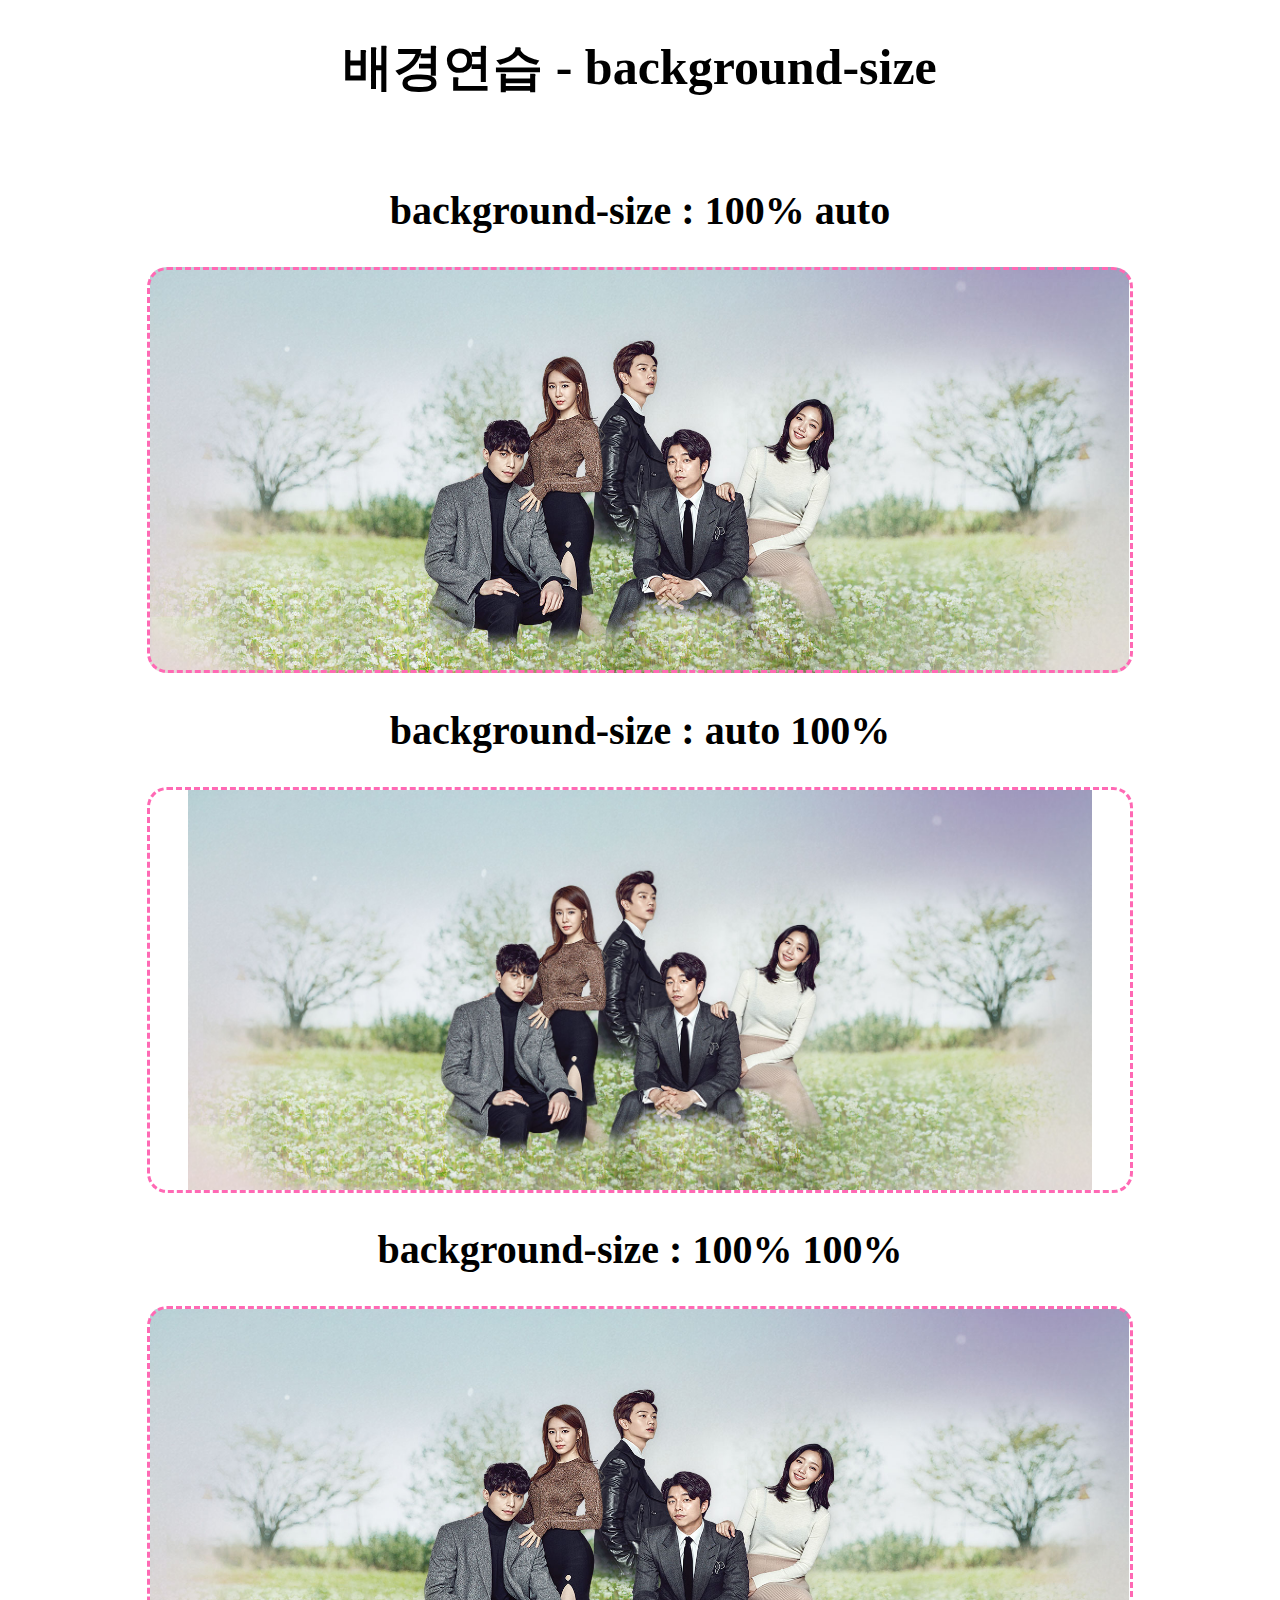
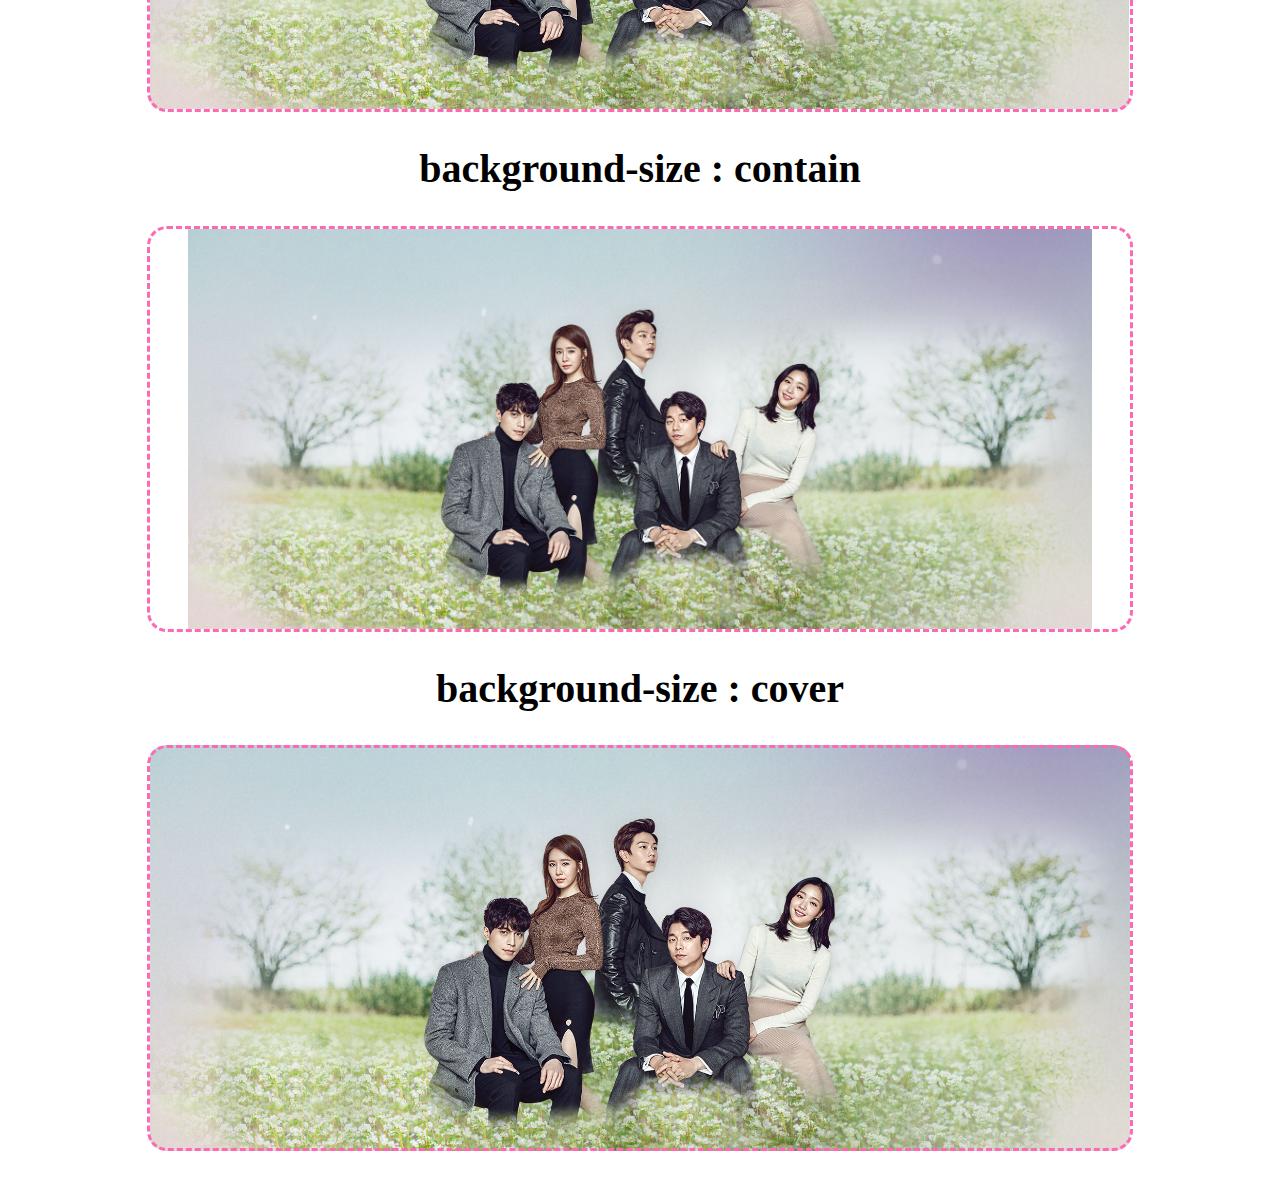
<file: 02.CSS학습/01-2.배경크기설정.html>
<!DOCTYPE html>
<html lang="ko">
<head>
    <meta charset="UTF-8">
    <title>01-2.배경 크기 설정</title>
    <style>
        .tit{
            text-align: center;
            font-size: 40px;
        }
        .t1{
            font-size: 50px;
        }
        /* 부모박스 */
        .wrap{
            padding: 20px;
        }
        /* 하위 div */
        .wrap>div{
            /* 공통배경셋팅 */
            /* 배경이미지 bgi */
            background-image: url(./imgs/bg_mainvisual.jpg);
            /* 배경반복 bgr */
            background-repeat: no-repeat;
            /* 배경위치 중앙 bgp */
            background-position: center;


            width: 80%;
            height: 400px;
            border: 3px dashed hotpink;
            /* 마영오 : 블록박스 가로중앙! */
            margin: 0 auto;
            margin-bottom: 20px;
            /* 둥근모서리 brad */
            border-radius: 20px;
        }
        /* 종류가 섞인 div 순서대로 선택하기
        -> :nth-of-type(n) n은 순번(1부터) */

        /* 1. 가로채움 : 뒤에 auto는 생략가능! 
        -> 비율유지(세로부분이 잘릴 수 있음) */
        .wrap>div:nth-of-type(1){
            background-size: 100% auto;
        }
        /* 2. 세로채움 
        -> 비율유지(가로부분이 잘릴 수 있음) */
        .wrap>div:nth-of-type(2){
            background-size: auto 100%;
        }
        /* 3. 가로,세로 모두 채움 
        -> 이미지가 모두 보이지만 변형됨(안좋음!!!) */
        .wrap>div:nth-of-type(3){
            background-size: 100% 100%;
        }
        /* 4. contain 
        -> 배경이미지가 항상 모두보임
        (공백이 생길수 있음), 비율유지함 */
        .wrap>div:nth-of-type(4){
            background-size: contain;
        }
        /* 5. cover
        -> 배경이미지가 빈공간없이 박스를 채우며
        비율을 유지함(많이사용되고 애용된다!) */
        .wrap>div:nth-of-type(5){
            background-size: cover;
        }

    </style>
</head>
<body>
    <h1 class="tit t1">배경연습 - background-size</h1>
    <div class="wrap">
        <h2 class="tit">background-size : 100% auto</h2>
        <div></div>
        <h2 class="tit">background-size : auto 100%</h2>
        <div></div>
        <h2 class="tit">background-size : 100% 100%</h2>
        <div></div>
        <h2 class="tit">background-size : contain</h2>
        <div></div>
        <h2 class="tit">background-size : cover</h2>
        <div></div>
    </div>
    
</body>
</html>
</file>
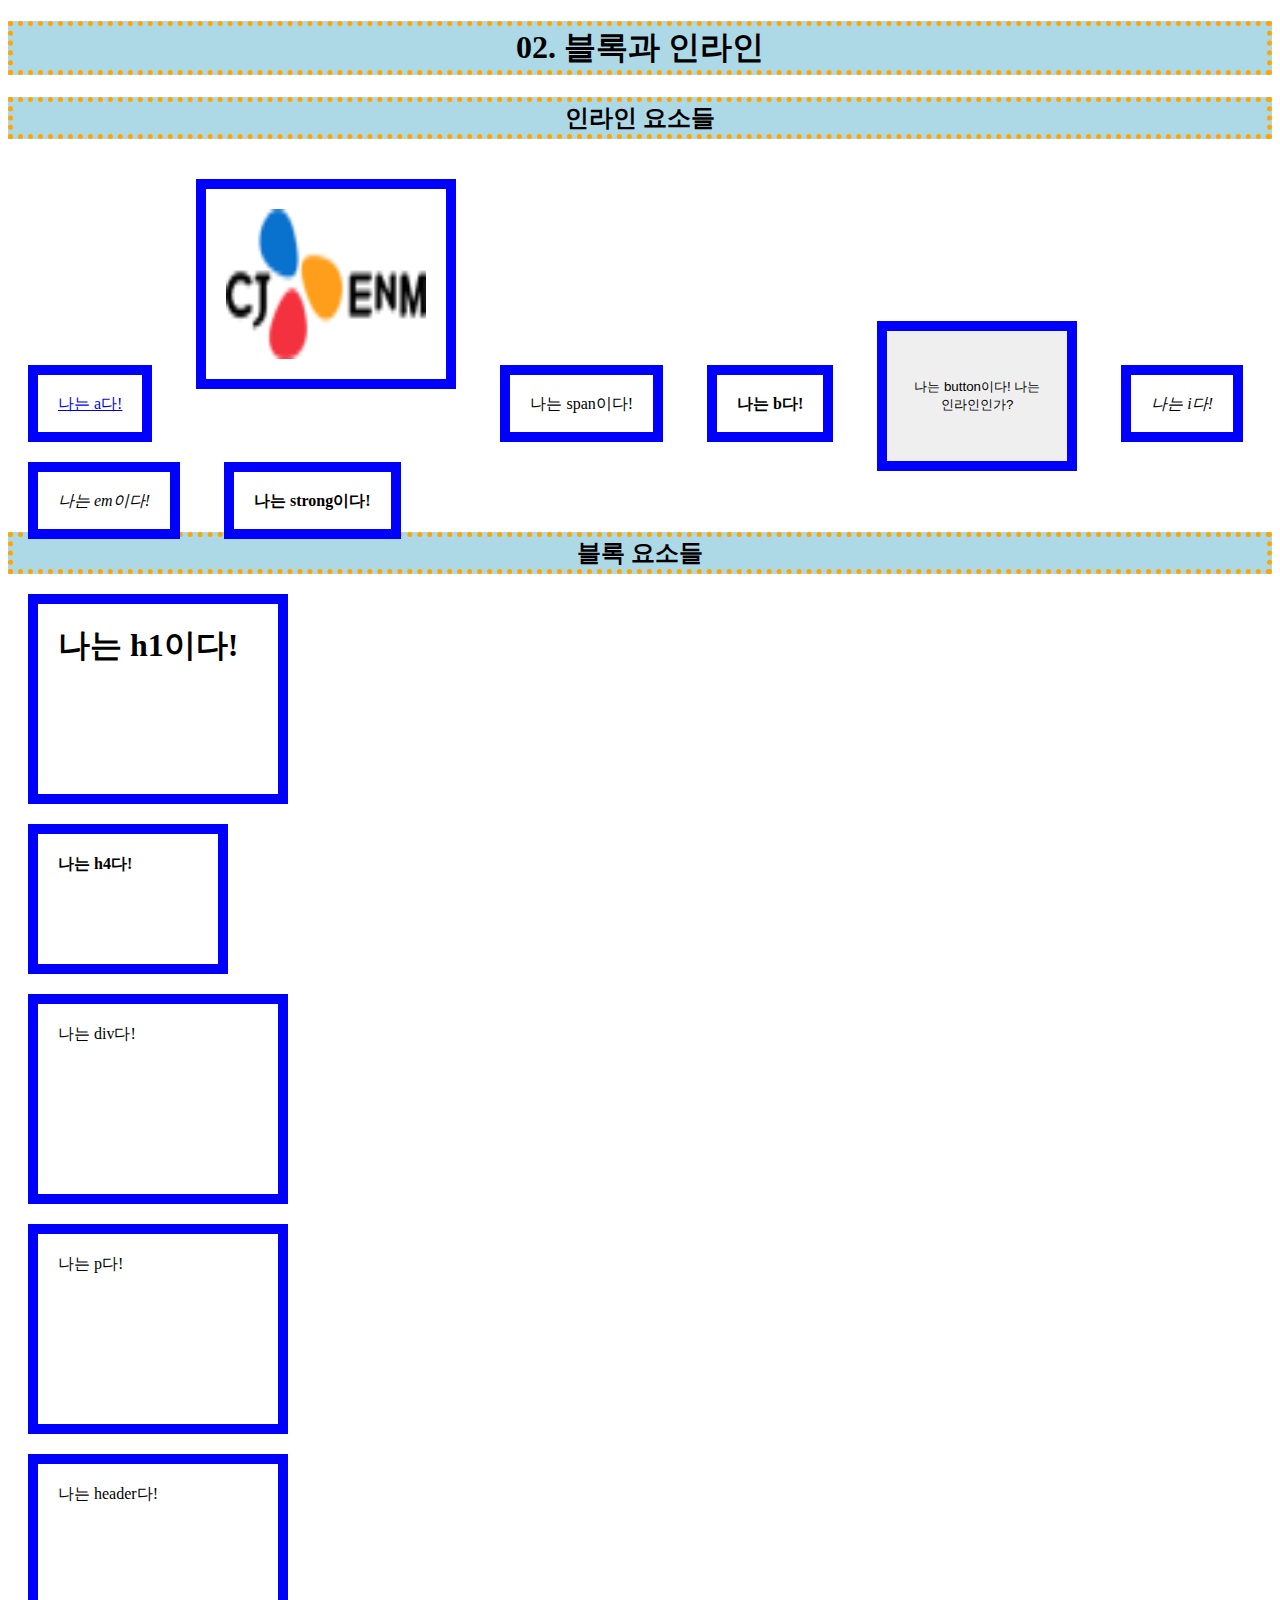
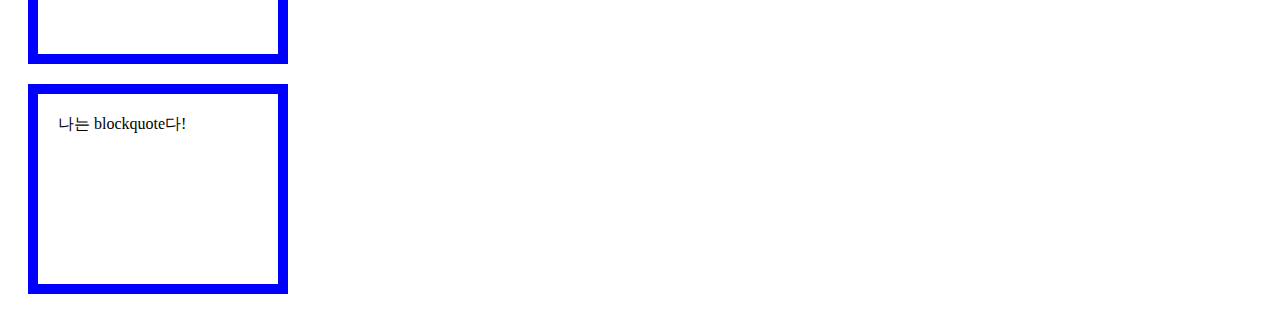
<file: 02.CSS학습/02.블록과인라인.html>
<!DOCTYPE html>
<html lang="en">
<head>
    <meta charset="UTF-8">
    <meta name="viewport" content="width=device-width, initial-scale=1.0">
    <title>02. 블록과 인라인</title>
    <style>
        /* 타이틀 */
        .tit{
            text-align: center;
            border: 5px dotted orange;
            background-color: lightblue;
        }
        /* 
            선택자에 별(*)은 모든의 의미!
            그래서 모든 요소를 선택함!
            .ele * 클래스 ele 하위 모든 요소들 선택
        */
        .ele * {
            /* 박스모델의 기본속성 디자인주기
                [박스모델이란?]
                모든 html요소를 박스로 파악하여
                필수 5개 속성을 셋팅하는 요소모델링
                1. width (가로크기)
                2. height (세로크기)
                3. border (경계선)
                4. margin (바깥여백)
                5. padding (안쪽여백)
            */
            width: 200px;
            height: 150px;
            border: 10px solid blue;
            margin: 20px;
            padding: 20px;
        }
        /********************************************
        
            [ CSS의 display 속성이란? ]

            - 브라우저 화면에서 요소를 어떻게 보이게
            할지를 결정해주는 속성

            - 요소의 역할은 내용구분!

            - 요소의 대표적인 display는 크게 2가지!
            block VS inline


            __________________________________

             1. inline 요소

            (1) 표현법 : 
                display: inline;

            (2) 기본적으로 inline인 요소들 : 
                a, img, span, b, i, em, strong, q, ...

            (3) 특징 :
                1) 인라인요소는 블록요소를 포함할 수 없다!
                예) <span><div></div></span>
                -> 주의: 인라인을 블록으로 출신을 변경해도
                원래 인라인이면 블록을 쌀 수 없다!

                예외) a요소 -> 원래는 블록요소를 싸면
                 안되는데 하도 많이 싸서 허용으로 규칙이
                변경됨!

                2) width, height 크기가 적용안됨!
                -> 내용만큼 늘어남!

                3) margin은 양쪽만 적용됨!
                -> 위,아래 마진은 적용되지 않는다!

                4) padding은 디자인상 모두 적용되지만
                실제로 다른 인라인요소를 위,아래 패딩으로
                밀지 못한다!

                참고) 인라인요소의 위,아래간격은
                line-height로 설정함!

                [ 예외 인라인 요소 : img ]
                -> 이미지는 인라인 요소지만
                width, height, margin, padding, border
                모두 적용되고 실제로 다른요소에 영향을 미침
                (이미지는 기본적으로 자체비율을 가지고 
                있어서 한쪽크기만 주면 나머지는 자동으로 
                설정됨!)

                [ display 를 숨기는 방법 ]
                display: none; (dn)
                -> 태그는 그대로 있고 화면 출력만 안됨!

            __________________________________

            2. block 요소

            (1) 표현법 : db
                display: block;
            (2) 기본적으로 block 인 요소들
            h1~h6, div, p, figure, header, nav,...

            (3) 특징 : 
                1) 옆에 다른요소가 올 수 없다!(블록킹!)
                2) 내용을 구분하는 그룹화요소다!
                3) 박스모델 디자인 속성이 모두 적용된다!
                : width, height, border, padding, margin
                4) 가로크기를 주지 않으면 부모박스 끝까지 간다!
                -> width: auto;
                5) 세로크기를 주지 않으면 내용만큼 늘어난다!
                -> height: auto;
                6) 위, 아래간 블록요소 마진은 중첩된다!
                -> 큰 마진이 작은 마진을 포함한다!
                7) 박스의 지정된 가로,세로 크기는 컨텐츠영역의
                크기 이므로 보더와 패딩을 주면 박스크기가 늘어남!
                -> 이런박스를 컨텐트 박스(content-box)라고 함!

                [ 보더와 패딩을 박스크기에 포함여부 결정속성 ]
                ->>>>>>>>>> box-sizing 속성!!!
                1) box-sizing: border-box; (bxb)
                -> 크기를 지정한 박스에 대한 패딩과 보더를 포함시킴(즉, 크기가 늘어나지 않음!)

                2) box-sizing: content-box; (bxc)
                -> 크기를 지정한 박스에 패딩과 보더를 주면 늘어남! 

                 ___________________________________

                [ 초기화나 변경셋팅이 필요없는 순수태그 ]
                1. 블록 대표주자 : div
                (divide 나누다... 이런단어)
                2. 인라인 대표주자 : span
                (span 범위, 영역 ... 이런단어)


                _____________________________________

                3. inline-block 요소

                (1) 표현법 : 
                    display: inline-block; (dib)
                
                (2) 기본적으로 inline-block 인 요소들
                    button, input 등
                
                (3) 특징 : 
                    1) 인라인처럼 한줄에 온다
                    2) 블록처럼 박스모델속성이 적용된다!
                    참고) button 요소인 경우
                    box-sizing: border-box 가 기본 적용됨!

                ___________________________________

                [ 기타 display ]
                1. table : 테이블 요소
                2. flex : 유동적인 레이아웃 요소
                3. grid : 그리드 레이아웃 요소

        
        ********************************************/

        /* 컨텐트박스를 보더박스로 변경하여
        보더와 패딩크기가 사이즈 안쪽에 포함되게 하기! */
        h4.bxb{
            box-sizing: border-box;
        }


    </style>
</head>
<body>
    <h1 class="tit">02. 블록과 인라인</h1>

    <h2 class="tit">인라인 요소들</h2>
    <div class="ele">
        <a href="#">나는 a다!</a>
        <img src="./imgs/blogo.png" alt="로고" title="나는 img다!">
        <span>나는 span이다!</span>
        <b>나는 b다!</b>
        <button>
            나는 button이다! 나는 인라인인가?
        </button>
        <i>나는 i다!</i>
        <em>나는 em이다!</em>
        <strong>나는 strong이다!</strong>
    </div>

    <h2 class="tit">블록 요소들</h2> 
    
    <div class="ele">
        <h1>나는 h1이다!</h1>
        <h4 class="bxb">나는 h4다!</h4>
        <div>나는 div다!</div>
        <p>나는 p다!</p>
        <header>나는 header다!</header>
        <blockquote>나는 blockquote다!</blockquote>
    </div>
</body>
</html>
</file>
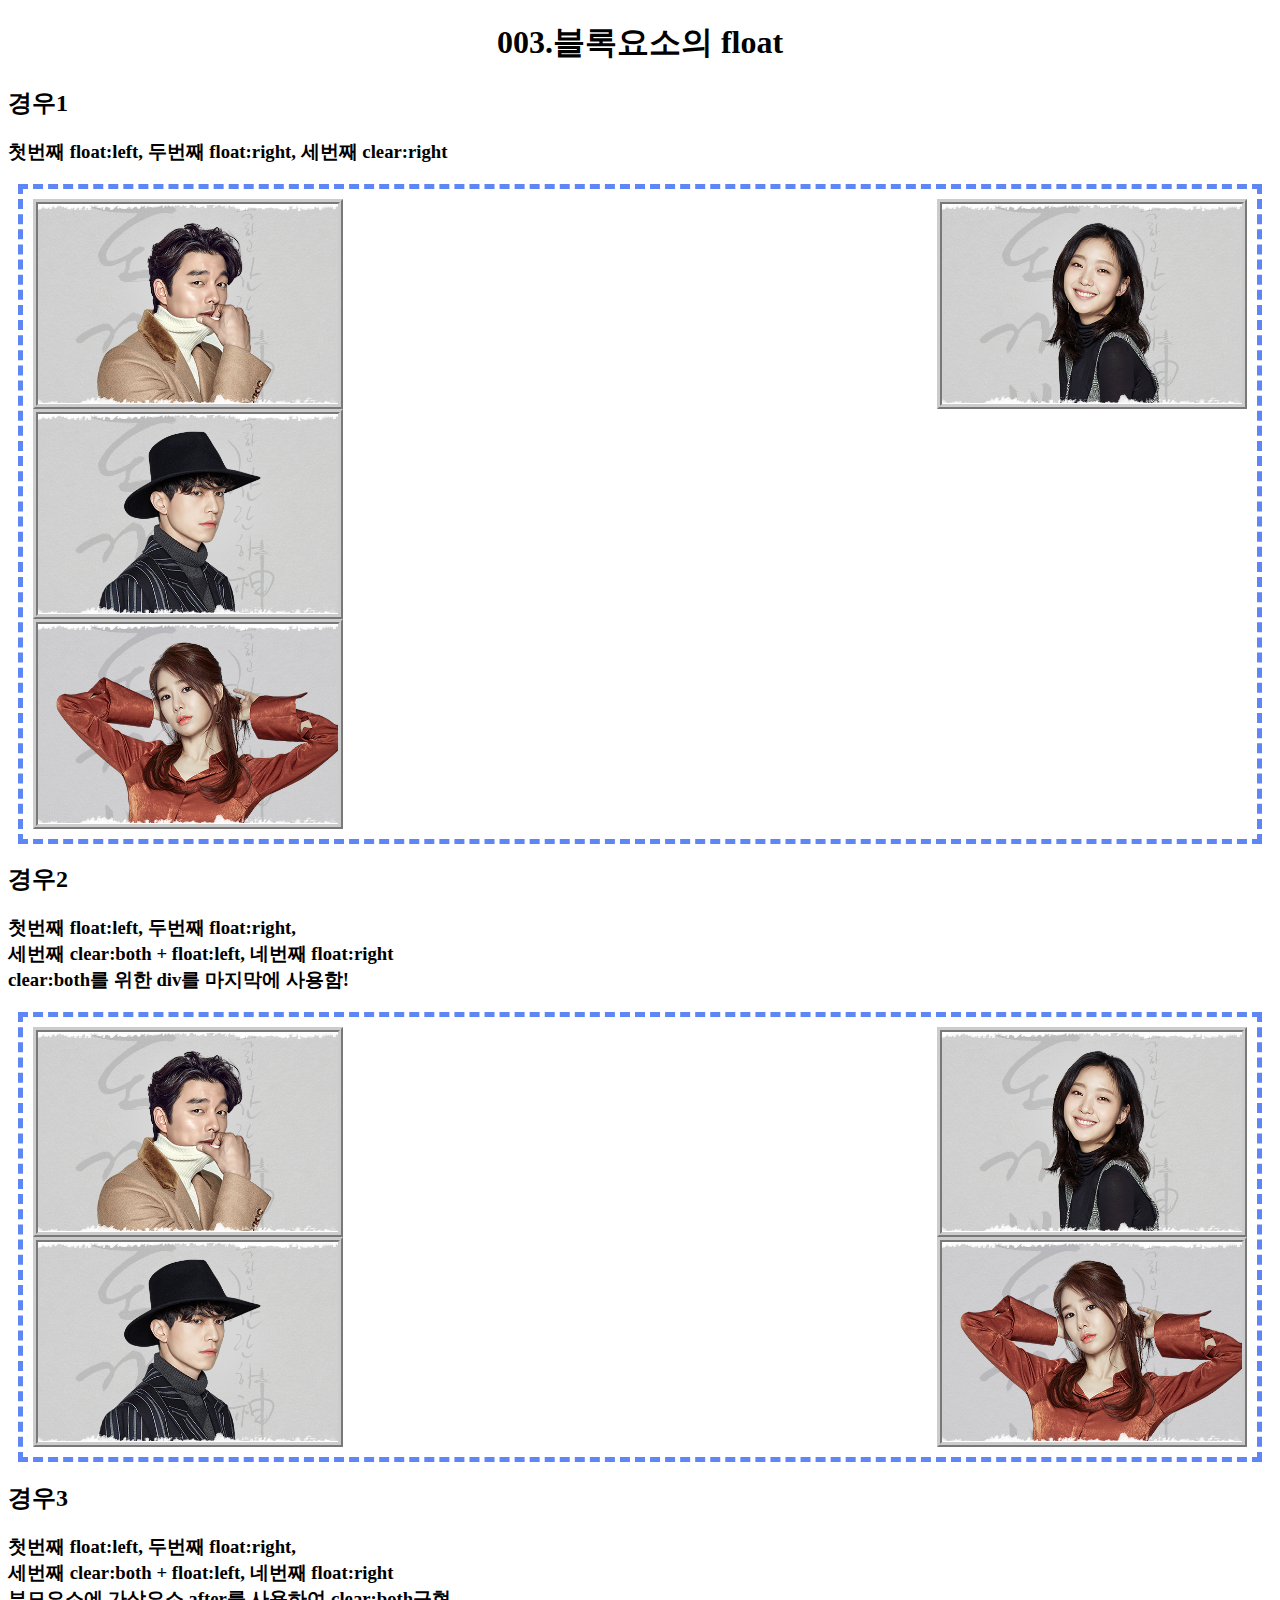
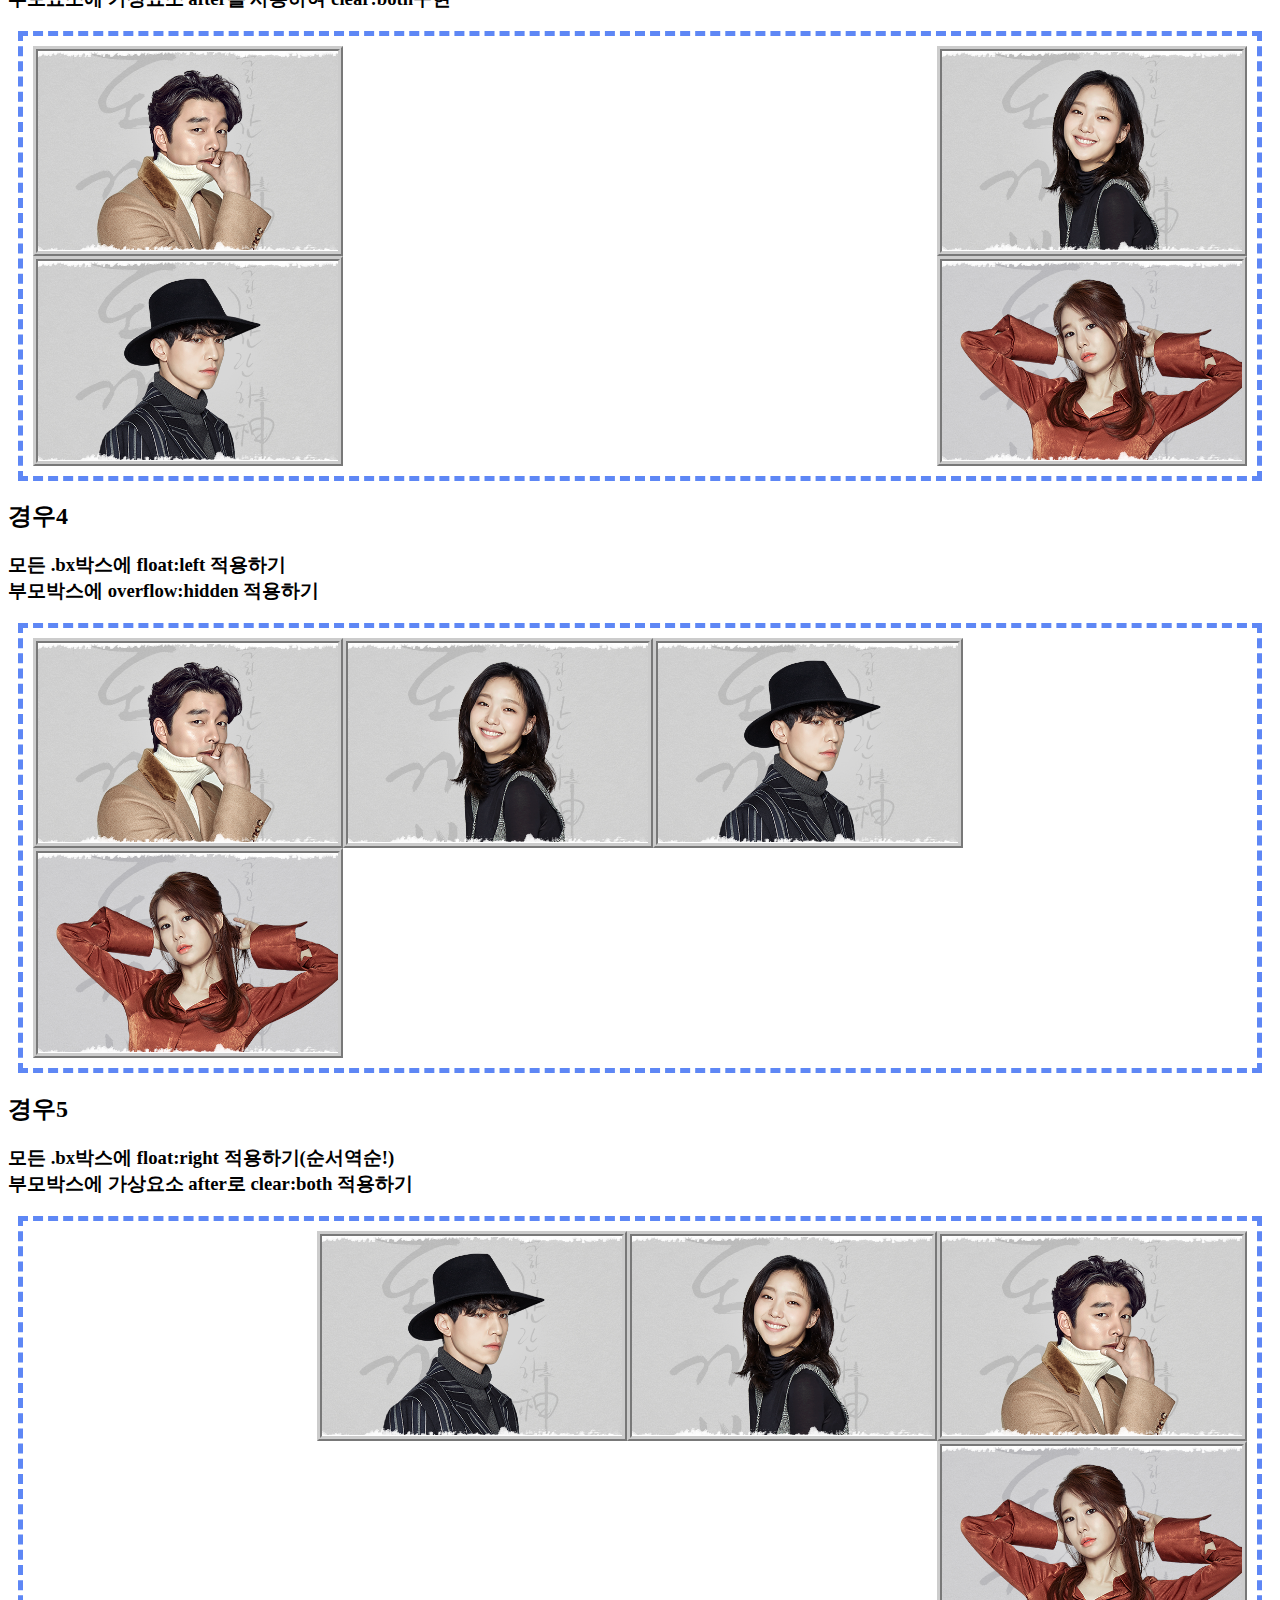
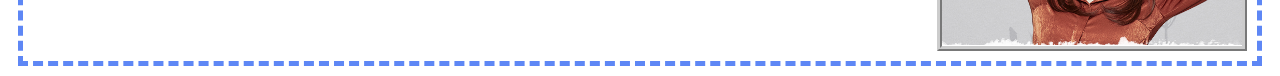
<file: 02.CSS학습/03.블록플롯.html>
<!DOCTYPE html>
<html lang="en">
<head>
    <meta charset="UTF-8">
    <meta name="viewport" content="width=device-width, initial-scale=1.0">
    <title>03.블록요소의 float속성</title>
    <style>
        /* 
            [ 블록요소의 float ]
            - 필요성 : 블록요소는 옆에 다른요소가 올 수
            없음! 그래서 옆으로 흐르게 하는 속성셋팅이 필요함!

            - float 속성값 : 
            1) left -> 설정요소는 왼쪽에 다른요소는 
                        오른쪽으로 흐르게 해줌. 
            2) right -> 설정요소는 오른쪽에 다른요소는 
                        왼쪽으로 흐르게 해줌. 


            [ float만 설정한 경우 생기는 문제! ]
            - 하위요소가 float설정된 요소를 인지하지 못해
            위로 올라오게됨
            - 이것을 위해 다음 속성셋팅 필수!
            - 대상: float을 끊어줄 블록요소
            - clear 속성값:
            1) left -> 이전 요소가 float:left일때
            2) right -> 이전 요소가 float:right일때
            3) both -> 이전 요소가 어떤 경우에 모두 지우기적용


            -> 일반적으로 이전요소의 float을 
            적용받지 않을 요소에게 clear:both를 준다!
            (경우1)

            [ 부모요소가 자식요소의 float때문에 망가질때 ]

            1. 마지막 블록자식요소를 넣고 clear:both를함
            (경우2)

            2. 가상요소 ::after로 clear:both설정함
            (경우3)

            3. float된 자식요소의 부모박스에 
                overflow:hidden 처리를 함
                -> 자식요소 숨기기를 할 경우
                float으로 요소가 유동적인 상태를
                마무리하는 속성 내부적 셋팅됨!

                -> 단점: 만약 자식요소가 부모요소
                바깥으로 나가야 할 경우 숨겨져서
                제약이 따르게 됨!!!
                (이럴경우 위의 1,2번을 쓸것! 특히 2번추천!!!)

            4. 높이값을 강제로 주는 방법도 있음(비추;;;;)

            _______________________________________

            [ 기존에 float셋팅된 요소 없애기 ]
            float:none;

            [ flaot에 의한 진행방향 ]
            float:left 만 사용 : 왼쪽 -> 오른쪽
            float:right 만 사용 : 오른쪽 -> 왼쪽
            (경우5)

            ___________________________________

            가상요소란?
            어떤요소의 내부에 자식요소로 직접 태그를 쓰지
            않고 요소를 넣는 방법

            - 형식:
                요소::before{
                    content: "나야나";
                }

                -> 콜론을 두개쓰는 이유?
                가상클래스와 구분하기 위해!

            1) ::before 맨앞에 넣기
            2) ::after 맨뒤에 넣기
            -> 필수속성으로 content: 값;
            -> content값으로 url() 을 쓰면 이미지
                글자를 쓰면 문자데이터가 들어간다!
            -> 마치 span태그를 넣은 것과 같아짐
                display:block로 쓰면 마치 div를 쓴것과
                같아짐!
        */

        h1 {
            text-align: center;
        }

        /* 부모박스 */
        .wrap {
            border: 5px dashed #5e87f5;
            margin: 10px;
            padding: 10px;
        }

        /* 블록박스 공통 디자인 */
        .bx {
            width: 300px;
            height: 200px;
            border: 5px ridge #ccc;

            /* 배경이미지공통 */
            background-repeat: no-repeat;
            background-position: center;
            background-size: cover;
        }

        /* 개별 디자인 */
        .bx1 {
            background-image: url(imgs/dc1.png);
        }

        .bx2 {
            background-image: url(imgs/dc2.png);
        }

        .bx3 {
            background-image: url(imgs/dc3.png);
        }

        .bx4 {
            background-image: url(imgs/dc4.png);
        }

        /* 플롯관련 class */
        .fll {
            float: left;
            /* 나는 왼쪽에 너는 오른쪽에 */
        }

        .flr {
            float: right;
            /* 나는 오른쪽에 너는 왼쪽에 */
        }

        .clb {
            clear: both;
            /* 양쪽다 지워! */
        }

        .cll {
            clear: left;
            /* 왼쪽float지워! */
        }

        .clr {
            clear: right;
            /* 오른쪽float지워! */
        }

        /* clear설정을 위한 빈 블록요소를 만들기 어려우므로
        편리하게 가상요소 after를 사용한 clear설정을 셋팅함! */
        .flclb::after{
            content: '';
            /* content만 쓰면 span태그와 유사! */
            display: block;
            /* 블록형으로 변경시 div태그와 유사! */
            clear: both;
            /* clear속성이 적용되도록 블록형으로 변경함! */
        }

        /* 경우4 */
        .case4 .bx{
            float: left;
        }
        /* 플롯 자식의 부모박스가 overflow:hidden이면 
        자식요소의 높이값이 체크됨! */
        .case4{
            overflow: hidden;
        }

        /* 경우5 */
        .case5 .bx{
            float: right;
        }

    </style>
</head>
<body>
    <h1>003.블록요소의 float</h1>

    <h2>경우1</h2>
    <h3>
        첫번째 float:left, 두번째 float:right,
        세번째 clear:right
    </h3>
    <div class="wrap">
        <div class="bx bx1 fll"></div>
        <div class="bx bx2 flr"></div>
        <div class="bx bx3 clr"></div>
        <div class="bx bx4"></div>
    </div>

    <h2>경우2</h2>
    <h3>
        첫번째 float:left, 두번째 float:right, <br>
        세번째 clear:both + float:left, 네번째 float:right <br>
        clear:both를 위한 div를 마지막에 사용함!
    </h3>
    <div class="wrap">
        <div class="bx bx1 fll"></div>
        <div class="bx bx2 flr"></div>
        <div class="bx bx3 fll clb"></div>
        <div class="bx bx4 flr"></div>
        <!-- clear속성은 블록인 형제요소에만 적용됨! -->
        <div style="clear: both;"></div>
    </div>

    <h2>경우3</h2>
    <h3>
        첫번째 float:left, 두번째 float:right, <br>
        세번째 clear:both + float:left, 네번째 float:right <br>
        부모요소에 가상요소 after를 사용하여 clear:both구현
    </h3>
    <div class="wrap flclb">
        <div class="bx bx1 fll"></div>
        <div class="bx bx2 flr"></div>
        <div class="bx bx3 fll clb"></div>
        <div class="bx bx4 flr"></div>
    </div>

    <h2>경우4</h2>
    <h3>
        모든 .bx박스에 float:left 적용하기 <br>
        부모박스에 overflow:hidden 적용하기
    </h3>
    <div class="wrap case4">
        <div class="bx bx1"></div>
        <div class="bx bx2"></div>
        <div class="bx bx3"></div>
        <div class="bx bx4"></div>
    </div>

    <h2>경우5</h2>
    <h3>
        모든 .bx박스에 float:right 적용하기(순서역순!) <br>
        부모박스에 가상요소 after로 clear:both 적용하기
    </h3>
    <div class="wrap case5 flclb">
        <div class="bx bx1"></div>
        <div class="bx bx2"></div>
        <div class="bx bx3"></div>
        <div class="bx bx4"></div>
    </div>

    
</body>
</html>
</file>
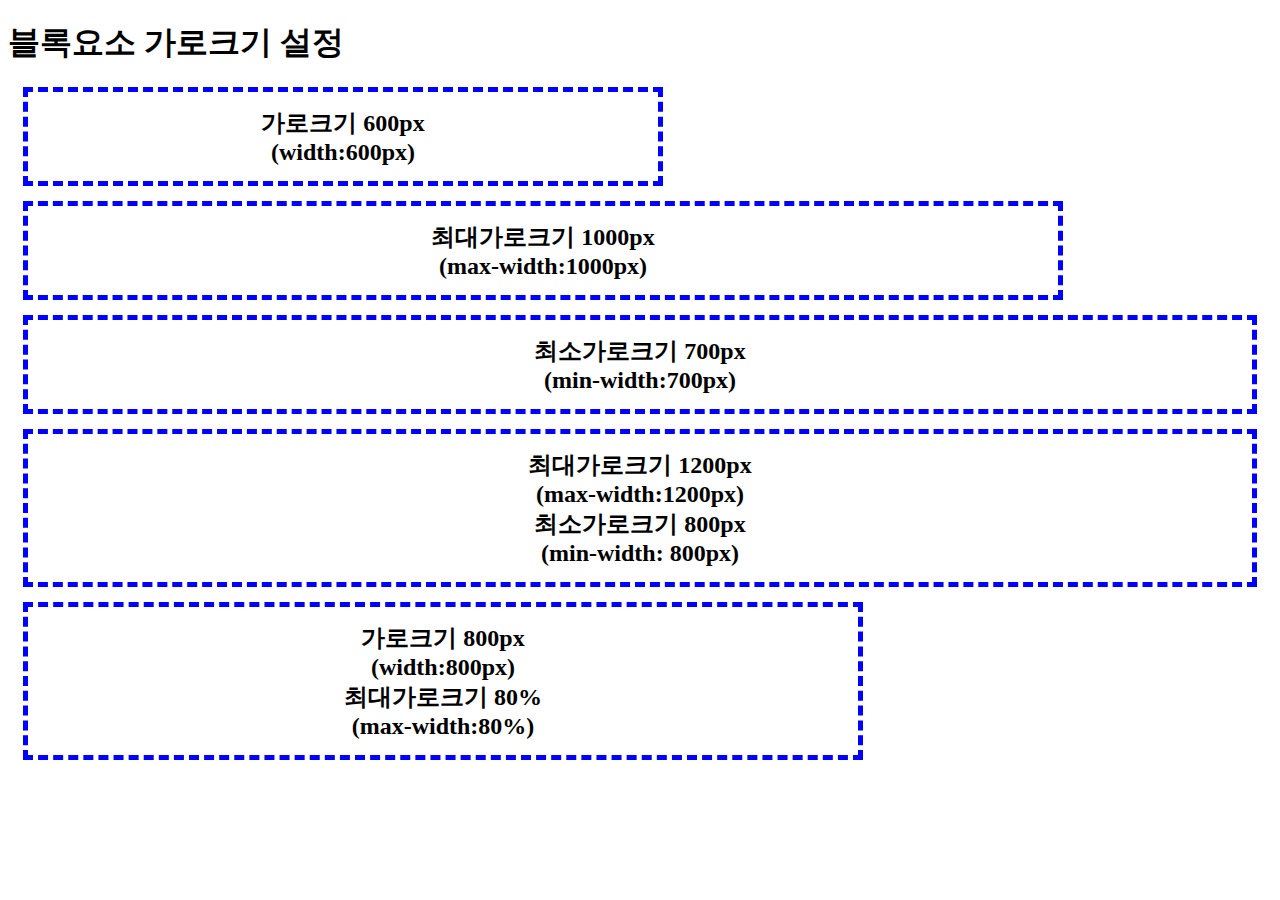
<file: 02.CSS학습/04.블록가로크기.html>
<!DOCTYPE html>
<html lang="en">
<head>
    <meta charset="UTF-8">
    <meta name="viewport" content="width=device-width, initial-scale=1.0">
    <title>06. 블록요소 가로크기 설정</title>
    <style>
        .bx{
            border: 5px dashed blue;
            padding: 15px;
            margin: 15px;

            /* font-variant: small-caps;
            참고) 영문체 소문자를 작은 대문자로 표시하는 속성셋팅 */

            /* 글자한번에 셋팅하기
            font: 스타일 두께 크기/줄간격 글자체
            font: 스두크/줄체 */
            font: bold 24px '맑은 고딕','굴림';
            text-align: center;
        }

        /* 1. 가로크기 600px 
        - 블록요소는 가로크기를 주지 않으면
        auto 인 상태이므로 부모박스를 채움
        가로크기를 주게되면 그 크기를 유지함
        (만약 화면이 작아질때 셋팅된 크기이하에서는
        가로 스크롤바가 생기게됨!) 
        */
        .bx1{
            width: 600px;
        }

        /* 2. 최대가로크기 1000px 
            - max-width 속성을 셋팅하면 블록박스의
            가로크기 최대값 보다 부모박스가 크면 
            유지하다가 작아지면 auto로 전환되어 부모박스를
            채우게된다!(가로스크롤이 안생김!)
        */
        .bx2{
            max-width: 1000px;/* maw1000 */
        }

        /* 3. 최소가로크기 700px
            - min-width 를 설정하게 되면 설정된 크기보다
            부모박스가 큰경우 auto로 자동채우기를 하다가
            작아지면 설정된 크기를 유지하게 된다!
            (디자인상 최소크기 지정 요구시 셋팅하게됨!)
        */
        .bx3{
            min-width: 700px;/* mw700 */
        }

        /* 4. 최대 1200px 최소 800px 가로크기 지정 
            - 최대크기보다는 안커지고 최소크기보다는
            안작아지게 셋팅하고 중간크기일때는 auto로
            부모박스를 자동채우기한다!
        */
        .bx4{
            max-width: 1200px;
            min-width: 800px;
        }

        /* 5. 가로크기 800px, 최대가로크기 80% 
            - 기본 크기 설정을 유지하다가 부모박스크기가
            지정된 최대크기% 이하로 내려오면 박스크기를
            해당 %로 유지하며 변경된다!
        */
        .bx5{
            width: 800px;
            max-width: 80%;/* maw80p */
        }
        /*
                [ 최대가로크기 / 최소가로크기 설정 정리! ]

                1. max-width : 최대가로크기 제한
                -> 최대크기보다 작아지면 auto전환
                -> 값을 %로 줄경우 부모박스크기를 기준하여
                그 크기보다 작아질 경우 %가 적용된다!
                이때 보통 width크기가 설정되어 있다(.bx5예)

                2. min-width : 최소가로크기 제한
                -> 최소크기보다 커지면 auto전환
            */
    </style>
</head>
<body>
    
    <h1>블록요소 가로크기 설정</h1>

    <div class="bx bx1">
        가로크기 600px <br>
        (width:600px)
    </div>
    <div class="bx bx2">
        최대가로크기 1000px <br>
        (max-width:1000px)
    </div>
    <div class="bx bx3">
        최소가로크기 700px <br>
        (min-width:700px)
    </div>
    <div class="bx bx4">
        최대가로크기 1200px <br>
        (max-width:1200px) <br>
        최소가로크기 800px <br>
        (min-width: 800px)
    </div>
    <div class="bx bx5">
        가로크기 800px <br>
        (width:800px) <br>
        최대가로크기 80% <br>
        (max-width:80%)
    </div>

    
</body>
</html>
</file>
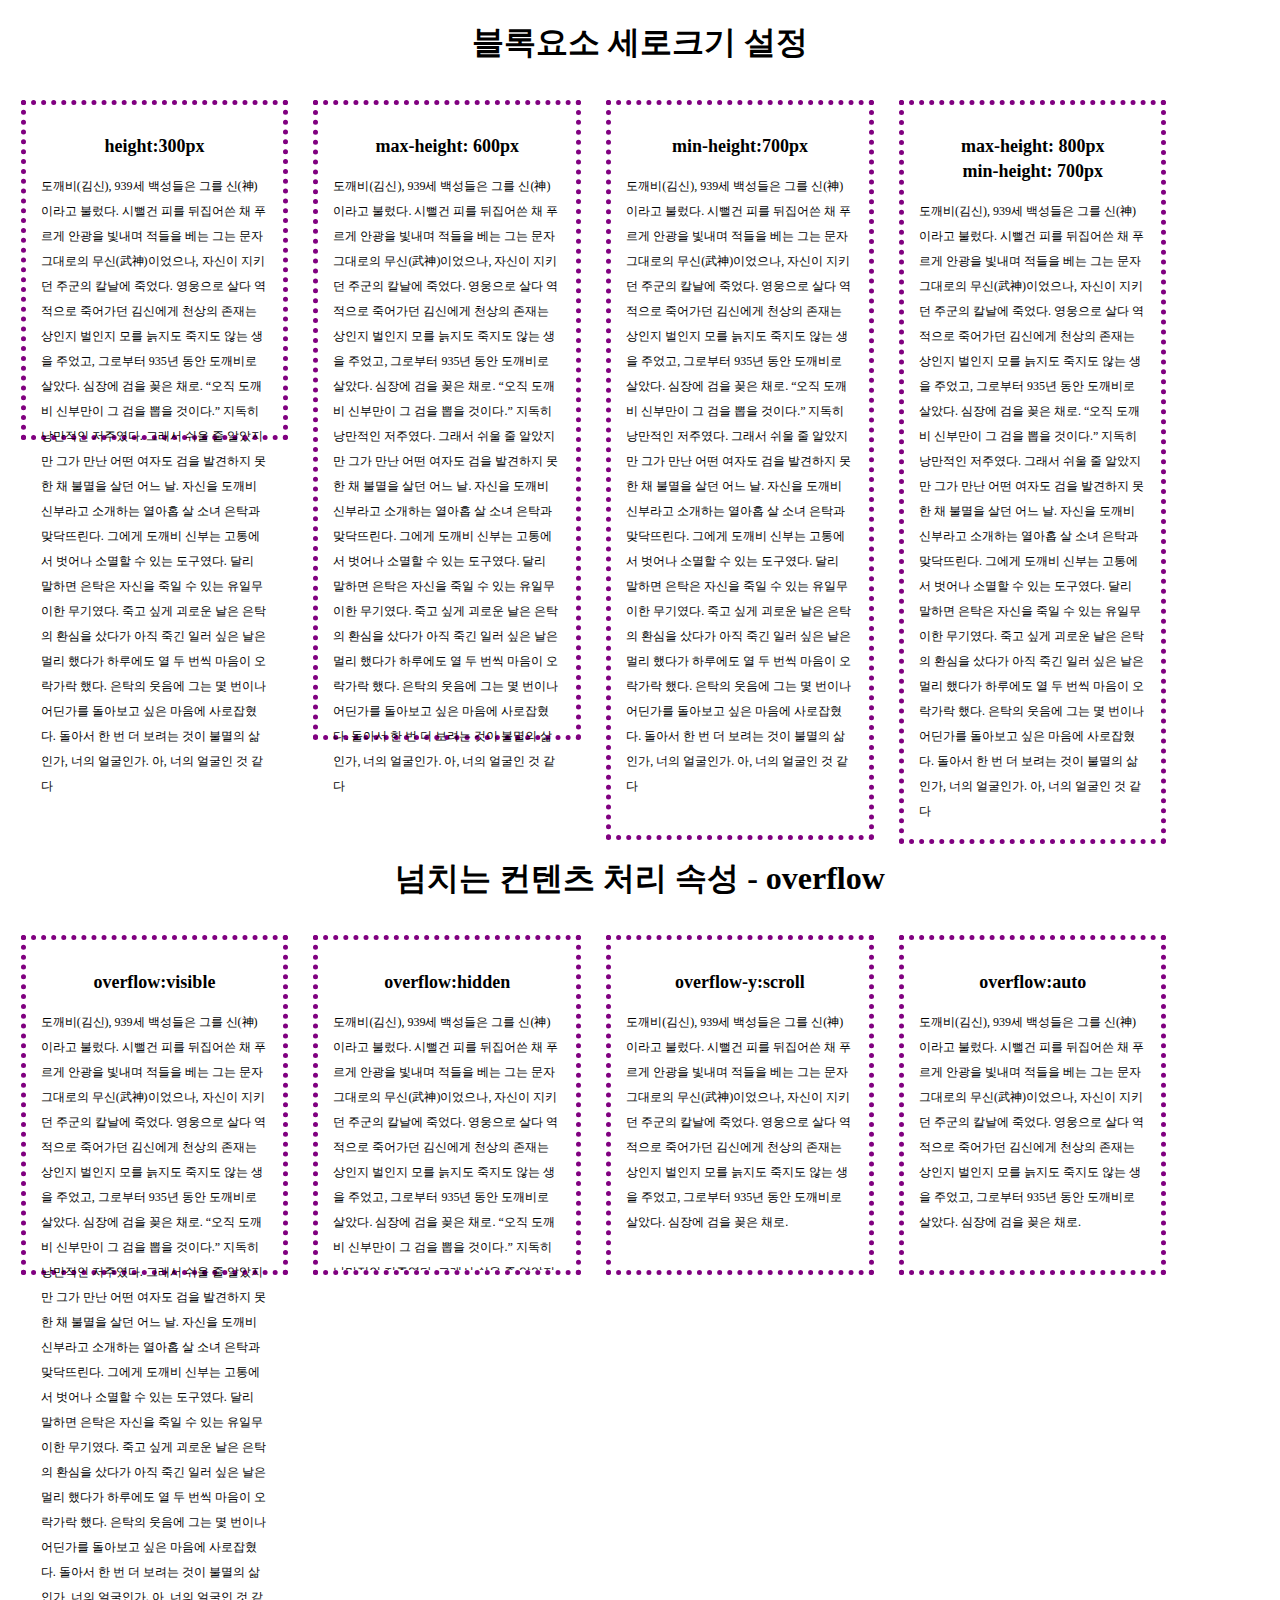
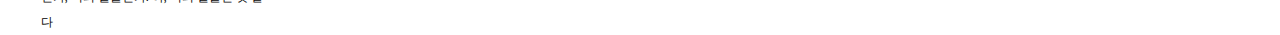
<file: 02.CSS학습/05.블록세로크기.html>
<!DOCTYPE html>
<html lang="en">
<head>
    <meta charset="UTF-8">
    <meta name="viewport" content="width=device-width, initial-scale=1.0">
    <title>07. 블록요소 세로크기 설정 및 overflow 설정</title>
    <style>
        h1,h2{
            text-align: center; 
            /* float지우기 셋팅 */ 
            clear: both;          
        }

        /* body가 마지막 자식div의 float때문에
        망가지므로 가상요소로 clear설정하기 */
        body::after{
            content: '';
            display: block;
            clear: both;
        }

        .bx{
            width: 18%;
            margin: 1%;
            padding: 15px;
            border: 5px dotted purple;
            font: 12px/25px '굴림';

            /* 블록요소 옆으로 흐르게 */
            float: left;
        }

        /* 
            [ 블록요소의 높이값 ]
            - 기본값은 auto
            -> 내용만큼만 늘어남!
            - 기본적으로 블록요소는
            인라인요소(글자,이미지 등)가
            랩핑되어 좁으면 아랫줄로 줄바꿈되어
            내려감!
            (참고: 줄바꿈방지속성은 white-space: nowrap;)
        */

        /* 1. 높이값 300px 
            - 특정 크기의 높이를 가지면
            내용이 많아질 경우 박스 바깥으로 내용이
            넘쳐서 나가게 된다!
            이때 나간 컨텐츠 처리에 대한 속성은
            overflow 이고 그 값은 visible이다!
            이런 박스를 기본박스인 visible 박스라고 함!
        */
        .bx1{
            height: 300px;
        }

        /* 2. 최대높이값 600px 
            - 지정된 크기 전에는 auto상태로
            내용만큼 늘어나다가 지정된 크기를 넘어설 경우
            그 크기를 유지한다!
        */
        .bx2{
            max-height: 600px;/* mah600 */
        }

        /* 3. 최소높이 700px
            - 최소높이 설정값 보다 내용이 적을 경우에도
            최소높이를 유지함!
            - 디자인상 박스의 최소 높이를 유지하며
            내용이 유동적이어서 너무 내용이 없을 때를 
            대비하여 줄 수 있다!
        */
        .bx3{
            min-height: 700px;/* mh700 */
        }
        /* 4. 최대 800px, 최소 700px 높이값 */
        .bx4{
            max-height: 800px;/* mah800 */
            min-height: 700px;/* mh700 */
        }

        /* 
            [ overflow 속성이란? ]
            - 블록박스 내용요소가 넘칠때 보이는 옵션을
            설정하는 속성
            - 기본값 : visible -> 넘치는 내용 보임!
            - 세부속성:
                가로축 -> overflow-x
                세로축 -> overflow-y
        */
        /* 1. overflow: visible (ovv) */
        .ov1{
            overflow: visible;
            /* 설정값 안줘도 기본값임! */
        }
        /* 2. overflow: hidden (oh) */
        .ov2{
            overflow: hidden;
            /* 추가로 넘치는 자식만 숨기는게 아니고
            자식요소 블록박스 중 첫번째와 마지막 자식의
            마진값을 포함시킬때도 사용할 수 있다!
             */
        }
        /* 3. overflow-y: scroll (oys) */
        .ov3{
            /* overflow: scroll; 
                - 전체설정에 주면 x,y축 스크롤바트랙이 
                모두 생성됨. 따라서 y축만 따로 준다!
                - 스크롤바 트랙은 내용이 적어도 나타나있음!
            */
            overflow-y: scroll;
        }
        /* 4. overflow: auto (ova) 
            - 내용이 박스보다 많아지면 자동으로 세로방향
            스크롤바 트랙이 표시된다!(방향별 셋팅 불필요!)
        */
        .ov4{
            overflow: auto;            
        }
    </style>
</head>
<body>
    <h1>블록요소 세로크기 설정</h1>

    <div class="bx bx1">
        <h2>height:300px</h2>
        도깨비(김신), 939세

        백성들은 그를 신(神)이라고 불렀다. 시뻘건 피를 뒤집어쓴 채 푸르게 안광을 빛내며 적들을 베는 그는 문자 그대로의 무신(武神)이었으나, 자신이 지키던 주군의 칼날에 죽었다. 영웅으로 살다 역적으로
        죽어가던 김신에게 천상의 존재는 상인지 벌인지 모를 늙지도 죽지도 않는 생을 주었고, 그로부터 935년 동안 도깨비로 살았다. 심장에 검을 꽂은 채로.

        “오직 도깨비 신부만이 그 검을 뽑을 것이다.” 지독히 낭만적인 저주였다. 그래서 쉬울 줄 알았지만 그가 만난 어떤 여자도 검을 발견하지 못한 채 불멸을 살던 어느 날. 자신을 도깨비 신부라고 소개하는
        열아홉 살 소녀 은탁과 맞닥뜨린다. 그에게 도깨비 신부는 고통에서 벗어나 소멸할 수 있는 도구였다. 달리 말하면 은탁은 자신을 죽일 수 있는 유일무이한 무기였다.

        죽고 싶게 괴로운 날은 은탁의 환심을 샀다가 아직 죽긴 일러 싶은 날은 멀리 했다가 하루에도 열 두 번씩 마음이 오락가락 했다. 은탁의 웃음에 그는 몇 번이나 어딘가를 돌아보고 싶은 마음에 사로잡혔다.
        돌아서 한 번 더 보려는 것이 불멸의 삶인가, 너의 얼굴인가. 아, 너의 얼굴인 것 같다
    </div>
    <div class="bx bx2">
        <h2>max-height: 600px</h2>
        도깨비(김신), 939세

        백성들은 그를 신(神)이라고 불렀다. 시뻘건 피를 뒤집어쓴 채 푸르게 안광을 빛내며 적들을 베는 그는 문자 그대로의 무신(武神)이었으나, 자신이 지키던 주군의 칼날에 죽었다. 영웅으로 살다 역적으로
        죽어가던 김신에게 천상의 존재는 상인지 벌인지 모를 늙지도 죽지도 않는 생을 주었고, 그로부터 935년 동안 도깨비로 살았다. 심장에 검을 꽂은 채로.

        “오직 도깨비 신부만이 그 검을 뽑을 것이다.” 지독히 낭만적인 저주였다. 그래서 쉬울 줄 알았지만 그가 만난 어떤 여자도 검을 발견하지 못한 채 불멸을 살던 어느 날. 자신을 도깨비 신부라고 소개하는
        열아홉 살 소녀 은탁과 맞닥뜨린다. 그에게 도깨비 신부는 고통에서 벗어나 소멸할 수 있는 도구였다. 달리 말하면 은탁은 자신을 죽일 수 있는 유일무이한 무기였다.

        죽고 싶게 괴로운 날은 은탁의 환심을 샀다가 아직 죽긴 일러 싶은 날은 멀리 했다가 하루에도 열 두 번씩 마음이 오락가락 했다. 은탁의 웃음에 그는 몇 번이나 어딘가를 돌아보고 싶은 마음에 사로잡혔다.
        돌아서 한 번 더 보려는 것이 불멸의 삶인가, 너의 얼굴인가. 아, 너의 얼굴인 것 같다
    </div>
    <div class="bx bx3">
        <h2>min-height:700px</h2>
        도깨비(김신), 939세

        백성들은 그를 신(神)이라고 불렀다. 시뻘건 피를 뒤집어쓴 채 푸르게 안광을 빛내며 적들을 베는 그는 문자 그대로의 무신(武神)이었으나, 자신이 지키던 주군의 칼날에 죽었다. 영웅으로 살다 역적으로
        죽어가던 김신에게 천상의 존재는 상인지 벌인지 모를 늙지도 죽지도 않는 생을 주었고, 그로부터 935년 동안 도깨비로 살았다. 심장에 검을 꽂은 채로.

        “오직 도깨비 신부만이 그 검을 뽑을 것이다.” 지독히 낭만적인 저주였다. 그래서 쉬울 줄 알았지만 그가 만난 어떤 여자도 검을 발견하지 못한 채 불멸을 살던 어느 날. 자신을 도깨비 신부라고 소개하는
        열아홉 살 소녀 은탁과 맞닥뜨린다. 그에게 도깨비 신부는 고통에서 벗어나 소멸할 수 있는 도구였다. 달리 말하면 은탁은 자신을 죽일 수 있는 유일무이한 무기였다.

        죽고 싶게 괴로운 날은 은탁의 환심을 샀다가 아직 죽긴 일러 싶은 날은 멀리 했다가 하루에도 열 두 번씩 마음이 오락가락 했다. 은탁의 웃음에 그는 몇 번이나 어딘가를 돌아보고 싶은 마음에 사로잡혔다.
        돌아서 한 번 더 보려는 것이 불멸의 삶인가, 너의 얼굴인가. 아, 너의 얼굴인 것 같다
    </div>
    <div class="bx bx4">
        <h2>
            max-height: 800px <br>
            min-height: 700px
        </h2>
        도깨비(김신), 939세

        백성들은 그를 신(神)이라고 불렀다. 시뻘건 피를 뒤집어쓴 채 푸르게 안광을 빛내며 적들을 베는 그는 문자 그대로의 무신(武神)이었으나, 자신이 지키던 주군의 칼날에 죽었다. 영웅으로 살다 역적으로
        죽어가던 김신에게 천상의 존재는 상인지 벌인지 모를 늙지도 죽지도 않는 생을 주었고, 그로부터 935년 동안 도깨비로 살았다. 심장에 검을 꽂은 채로.

        “오직 도깨비 신부만이 그 검을 뽑을 것이다.” 지독히 낭만적인 저주였다. 그래서 쉬울 줄 알았지만 그가 만난 어떤 여자도 검을 발견하지 못한 채 불멸을 살던 어느 날. 자신을 도깨비 신부라고 소개하는
        열아홉 살 소녀 은탁과 맞닥뜨린다. 그에게 도깨비 신부는 고통에서 벗어나 소멸할 수 있는 도구였다. 달리 말하면 은탁은 자신을 죽일 수 있는 유일무이한 무기였다.

        죽고 싶게 괴로운 날은 은탁의 환심을 샀다가 아직 죽긴 일러 싶은 날은 멀리 했다가 하루에도 열 두 번씩 마음이 오락가락 했다. 은탁의 웃음에 그는 몇 번이나 어딘가를 돌아보고 싶은 마음에 사로잡혔다.
        돌아서 한 번 더 보려는 것이 불멸의 삶인가, 너의 얼굴인가. 아, 너의 얼굴인 것 같다
    </div>

    <h1>넘치는 컨텐츠 처리 속성 - overflow</h1>

    <div class="bx bx1 ov1">
        <h2>overflow:visible</h2>
        도깨비(김신), 939세

        백성들은 그를 신(神)이라고 불렀다. 시뻘건 피를 뒤집어쓴 채 푸르게 안광을 빛내며 적들을 베는 그는 문자 그대로의 무신(武神)이었으나, 자신이 지키던 주군의 칼날에 죽었다. 영웅으로 살다 역적으로
        죽어가던 김신에게 천상의 존재는 상인지 벌인지 모를 늙지도 죽지도 않는 생을 주었고, 그로부터 935년 동안 도깨비로 살았다. 심장에 검을 꽂은 채로.

        “오직 도깨비 신부만이 그 검을 뽑을 것이다.” 지독히 낭만적인 저주였다. 그래서 쉬울 줄 알았지만 그가 만난 어떤 여자도 검을 발견하지 못한 채 불멸을 살던 어느 날. 자신을 도깨비 신부라고 소개하는
        열아홉 살 소녀 은탁과 맞닥뜨린다. 그에게 도깨비 신부는 고통에서 벗어나 소멸할 수 있는 도구였다. 달리 말하면 은탁은 자신을 죽일 수 있는 유일무이한 무기였다.

        죽고 싶게 괴로운 날은 은탁의 환심을 샀다가 아직 죽긴 일러 싶은 날은 멀리 했다가 하루에도 열 두 번씩 마음이 오락가락 했다. 은탁의 웃음에 그는 몇 번이나 어딘가를 돌아보고 싶은 마음에 사로잡혔다.
        돌아서 한 번 더 보려는 것이 불멸의 삶인가, 너의 얼굴인가. 아, 너의 얼굴인 것 같다
    </div>

    <div class="bx bx1 ov2">
        <h2>overflow:hidden</h2>
        도깨비(김신), 939세

        백성들은 그를 신(神)이라고 불렀다. 시뻘건 피를 뒤집어쓴 채 푸르게 안광을 빛내며 적들을 베는 그는 문자 그대로의 무신(武神)이었으나, 자신이 지키던 주군의 칼날에 죽었다. 영웅으로 살다 역적으로
        죽어가던 김신에게 천상의 존재는 상인지 벌인지 모를 늙지도 죽지도 않는 생을 주었고, 그로부터 935년 동안 도깨비로 살았다. 심장에 검을 꽂은 채로.

        “오직 도깨비 신부만이 그 검을 뽑을 것이다.” 지독히 낭만적인 저주였다. 그래서 쉬울 줄 알았지만 그가 만난 어떤 여자도 검을 발견하지 못한 채 불멸을 살던 어느 날. 자신을 도깨비 신부라고 소개하는
        열아홉 살 소녀 은탁과 맞닥뜨린다. 그에게 도깨비 신부는 고통에서 벗어나 소멸할 수 있는 도구였다. 달리 말하면 은탁은 자신을 죽일 수 있는 유일무이한 무기였다.

        죽고 싶게 괴로운 날은 은탁의 환심을 샀다가 아직 죽긴 일러 싶은 날은 멀리 했다가 하루에도 열 두 번씩 마음이 오락가락 했다. 은탁의 웃음에 그는 몇 번이나 어딘가를 돌아보고 싶은 마음에 사로잡혔다.
        돌아서 한 번 더 보려는 것이 불멸의 삶인가, 너의 얼굴인가. 아, 너의 얼굴인 것 같다
    </div>

    <div class="bx bx1 ov3">
        <h2>overflow-y:scroll</h2>
        도깨비(김신), 939세

        백성들은 그를 신(神)이라고 불렀다. 시뻘건 피를 뒤집어쓴 채 푸르게 안광을 빛내며 적들을 베는 그는 문자 그대로의 무신(武神)이었으나, 자신이 지키던 주군의 칼날에 죽었다. 영웅으로 살다 역적으로
        죽어가던 김신에게 천상의 존재는 상인지 벌인지 모를 늙지도 죽지도 않는 생을 주었고, 그로부터 935년 동안 도깨비로 살았다. 심장에 검을 꽂은 채로.

        <span style="display: none;">
            “오직 도깨비 신부만이 그 검을 뽑을 것이다.” 지독히 낭만적인 저주였다. 그래서 쉬울 줄 알았지만 그가 만난 어떤 여자도 검을 발견하지 못한 채 불멸을 살던 어느 날. 자신을 도깨비 신부라고 소개하는
            열아홉 살 소녀 은탁과 맞닥뜨린다. 그에게 도깨비 신부는 고통에서 벗어나 소멸할 수 있는 도구였다. 달리 말하면 은탁은 자신을 죽일 수 있는 유일무이한 무기였다.
    
            죽고 싶게 괴로운 날은 은탁의 환심을 샀다가 아직 죽긴 일러 싶은 날은 멀리 했다가 하루에도 열 두 번씩 마음이 오락가락 했다. 은탁의 웃음에 그는 몇 번이나 어딘가를 돌아보고 싶은 마음에 사로잡혔다.
            돌아서 한 번 더 보려는 것이 불멸의 삶인가, 너의 얼굴인가. 아, 너의 얼굴인 것 같다
        </span>
    </div>

    <div class="bx bx1 ov4">
        <h2>overflow:auto</h2>
        도깨비(김신), 939세

        백성들은 그를 신(神)이라고 불렀다. 시뻘건 피를 뒤집어쓴 채 푸르게 안광을 빛내며 적들을 베는 그는 문자 그대로의 무신(武神)이었으나, 자신이 지키던 주군의 칼날에 죽었다. 영웅으로 살다 역적으로
        죽어가던 김신에게 천상의 존재는 상인지 벌인지 모를 늙지도 죽지도 않는 생을 주었고, 그로부터 935년 동안 도깨비로 살았다. 심장에 검을 꽂은 채로.

        
        <span style="display: none;">
            “오직 도깨비 신부만이 그 검을 뽑을 것이다.” 지독히 낭만적인 저주였다. 그래서 쉬울 줄 알았지만 그가 만난 어떤 여자도 검을 발견하지 못한 채 불멸을 살던 어느 날. 자신을 도깨비 신부라고 소개하는
            열아홉 살 소녀 은탁과 맞닥뜨린다. 그에게 도깨비 신부는 고통에서 벗어나 소멸할 수 있는 도구였다. 달리 말하면 은탁은 자신을 죽일 수 있는 유일무이한 무기였다.
    
            죽고 싶게 괴로운 날은 은탁의 환심을 샀다가 아직 죽긴 일러 싶은 날은 멀리 했다가 하루에도 열 두 번씩 마음이 오락가락 했다. 은탁의 웃음에 그는 몇 번이나 어딘가를 돌아보고 싶은 마음에 사로잡혔다.
            돌아서 한 번 더 보려는 것이 불멸의 삶인가, 너의 얼굴인가. 아, 너의 얼굴인 것 같다
        </span>
    </div>

</body>
</html>
</file>
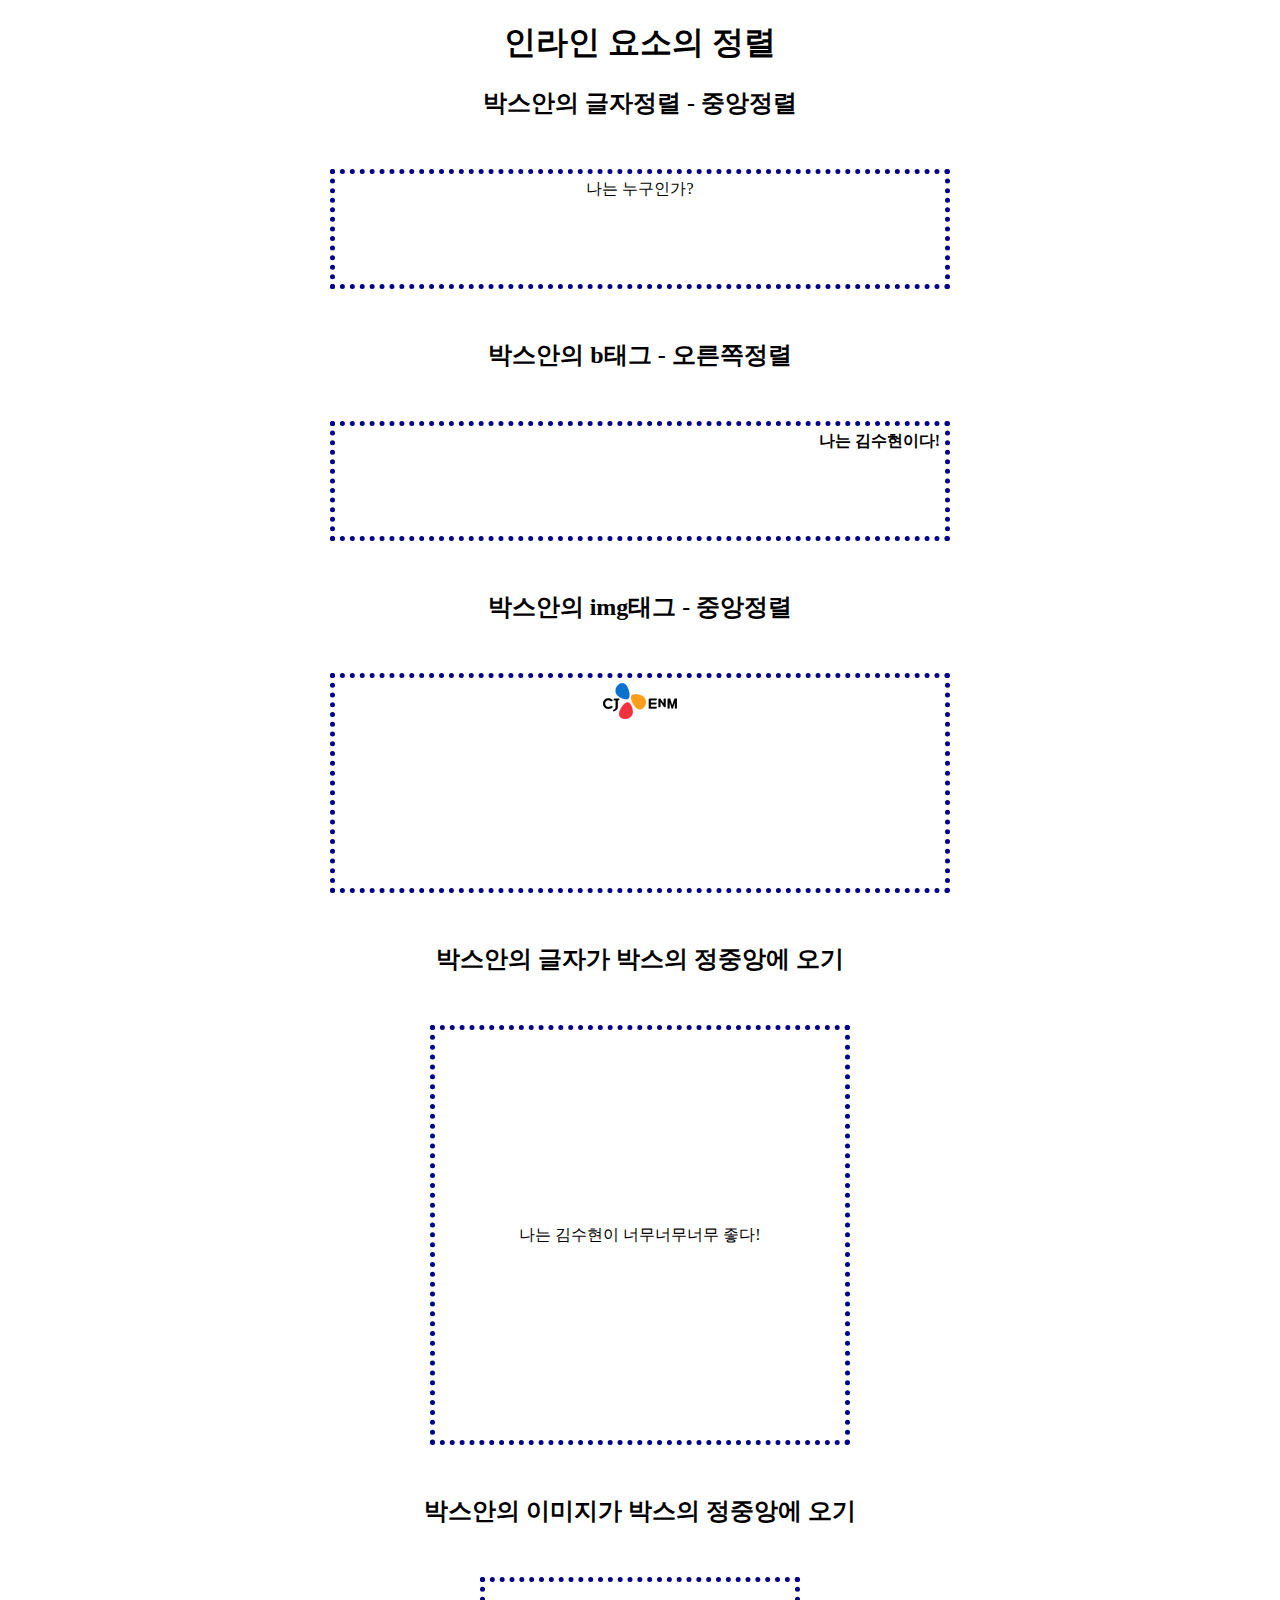
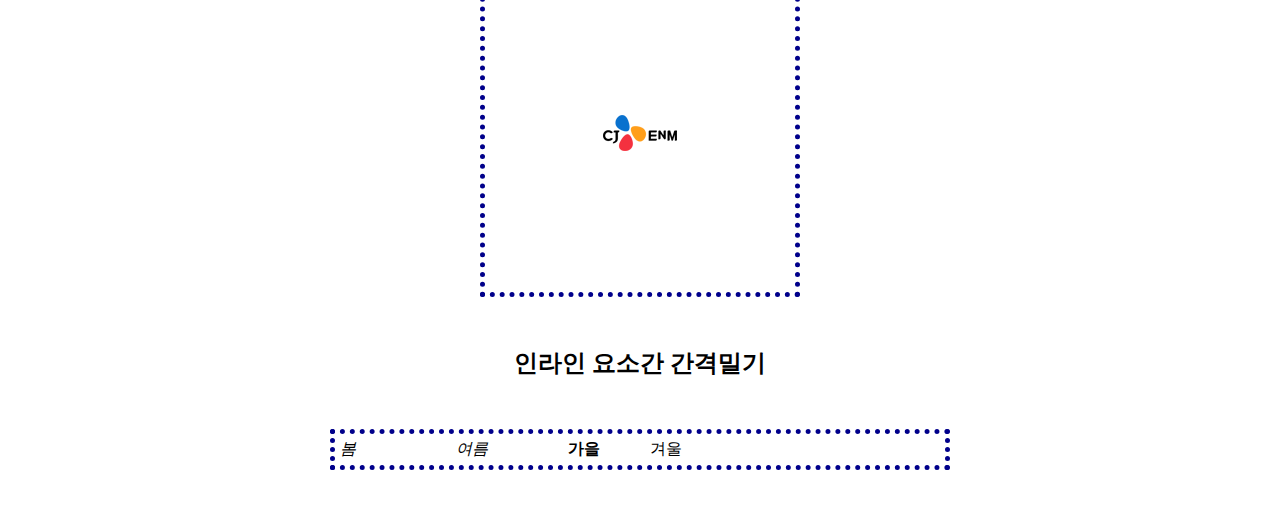
<file: 02.CSS학습/06.인라인정렬.html>
<!DOCTYPE html>
<html>
    <head>
        <meta charset="utf-8">
        <title>인라인 요소의 정렬</title>
        <style>
            h1,h2{
                text-align: center;
            }
            /* 박스공통 */
            .bx{
                border: 5px dotted darkblue;
                width: 600px;
                margin: 50px auto;/* 블록중앙정렬 */
                padding: 5px;
            }
            /* 기본적으로 인라인요소나 글자는 박스의 텍스트정렬로 셋팅한다! */
            /* 1번박스 - 가로중앙정렬*/
            .bx1{
                
                height: 100px;
                /* 세로중앙은 줄간격을 
                높이값과 같은 값으로 셋팅함! */
                text-align: center;
            }
            /* 2번박스 - 가로오른쪽정렬 */
            .bx2{
                text-align: right;
                /* 텍스트 정렬은 인라인요소에도 동일하게 적용! */
                height: 100px;
            }
            /* 3번박스 - 이미지 가로중앙정렬 */
            .bx3{
                text-align: center;
                height: 200px;
            }
            /* 인라인 요소의 세로정렬은 일반적으로 line-height를 사용한다! */
            /* 4번박스 - 글자정중앙 */
            .bx4{
                width: auto;
                /* 기존공통 .bx에 width 크기가
                이미 셋팅되어서 max-width가
                적용안되므로 이것을 auto 로
                전환해 줘야한다! */
                max-width: 400px;
                height: 400px;
                /* 박스자식요소 인라인 가로중앙 - text-align */
                text-align: center;
                /* 박스자식요소 인라인 세로중앙 - line-height */
                line-height: 400px;
                /* 
                    세로중앙은 높이값과 같은 값으로 설정!
                    -> 단, 한줄짜리 글자일때만 적용
                    보통 한줄짜리일 경우 혹시 모를 줄바꿈을 
                    방지하기 위해 white-space: nowrap;
                    줄바꿈방지 설정을 함!
                 */

                 /* 글자내용 넘칠때 말줄임표 ... 셋팅 */
                 /* 1.한줄짜리 글자 줄바꿈방지 */
                 white-space: nowrap;
                 /* 2.넘치는 자식요소 숨기기 */
                 overflow: hidden;
                 /* 3.넘치는글자 말줄임표 셋팅 */
                 text-overflow: ellipsis;
                 
            }

            /* 5번박스 - 이미지 정중앙 */
            .bx5{
                width: 300px;
                height: 300px;
                
                /* 이미지도 텍스트 정렬이 동일하게 적용됨! */
                text-align: center;
                /* 300px + 이미지높이값 36px의 절반인 18px */
                line-height: calc(300px + 36px/2);
                /* 
                    이미지 세로중앙정렬은 이미지 높이값의 절반을
                    line-height에 더하여 셋팅한다!
                 */
            }
            /* 6번박스 - 인라인 요소간 간격밀기 : 오른쪽마진 "여름"글자를 밀어준다! */
            .bx6 i{
               margin-right: 100px;
            }
            .bx6 strong{
                /* 마진: 위 오른 아래 왼 */
               margin: 1000px 50px 2000px 80px;
                /* 인라인요소의 위아래 마진은 적용되지 않는다! 그래서 1000px은 적용안된다! */
            }            

        </style>
    </head>
    <body>
        <h1>인라인 요소의 정렬</h1>

        <h2>박스안의 글자정렬 - 중앙정렬</h2>
        <div class="bx bx1">
            나는 누구인가?
        </div>

        <h2>박스안의 b태그 - 오른쪽정렬</h2>
        <div class="bx bx2">
            <b>나는 김수현이다!</b>
        </div>

        <h2>박스안의 img태그 - 중앙정렬</h2>
        <div class="bx bx3">
            <img src="imgs/blogo.png" alt="로고">
        </div>

        <h2>박스안의 글자가 박스의 정중앙에 오기</h2>
        <div class="bx bx4">
            나는 김수현이 너무너무너무 좋다! 
        </div>
        
        <h2>박스안의 이미지가 박스의 정중앙에 오기</h2>
        <div class="bx bx5">
            <img src="imgs/blogo.png" alt="로고">
        </div>

        <h2>인라인 요소간 간격밀기</h2>
        <div class="bx bx6">
            <i>봄</i><em>여름</em><strong>가을</strong><span>겨울</span>
        </div>

    </body>
</html>
</file>
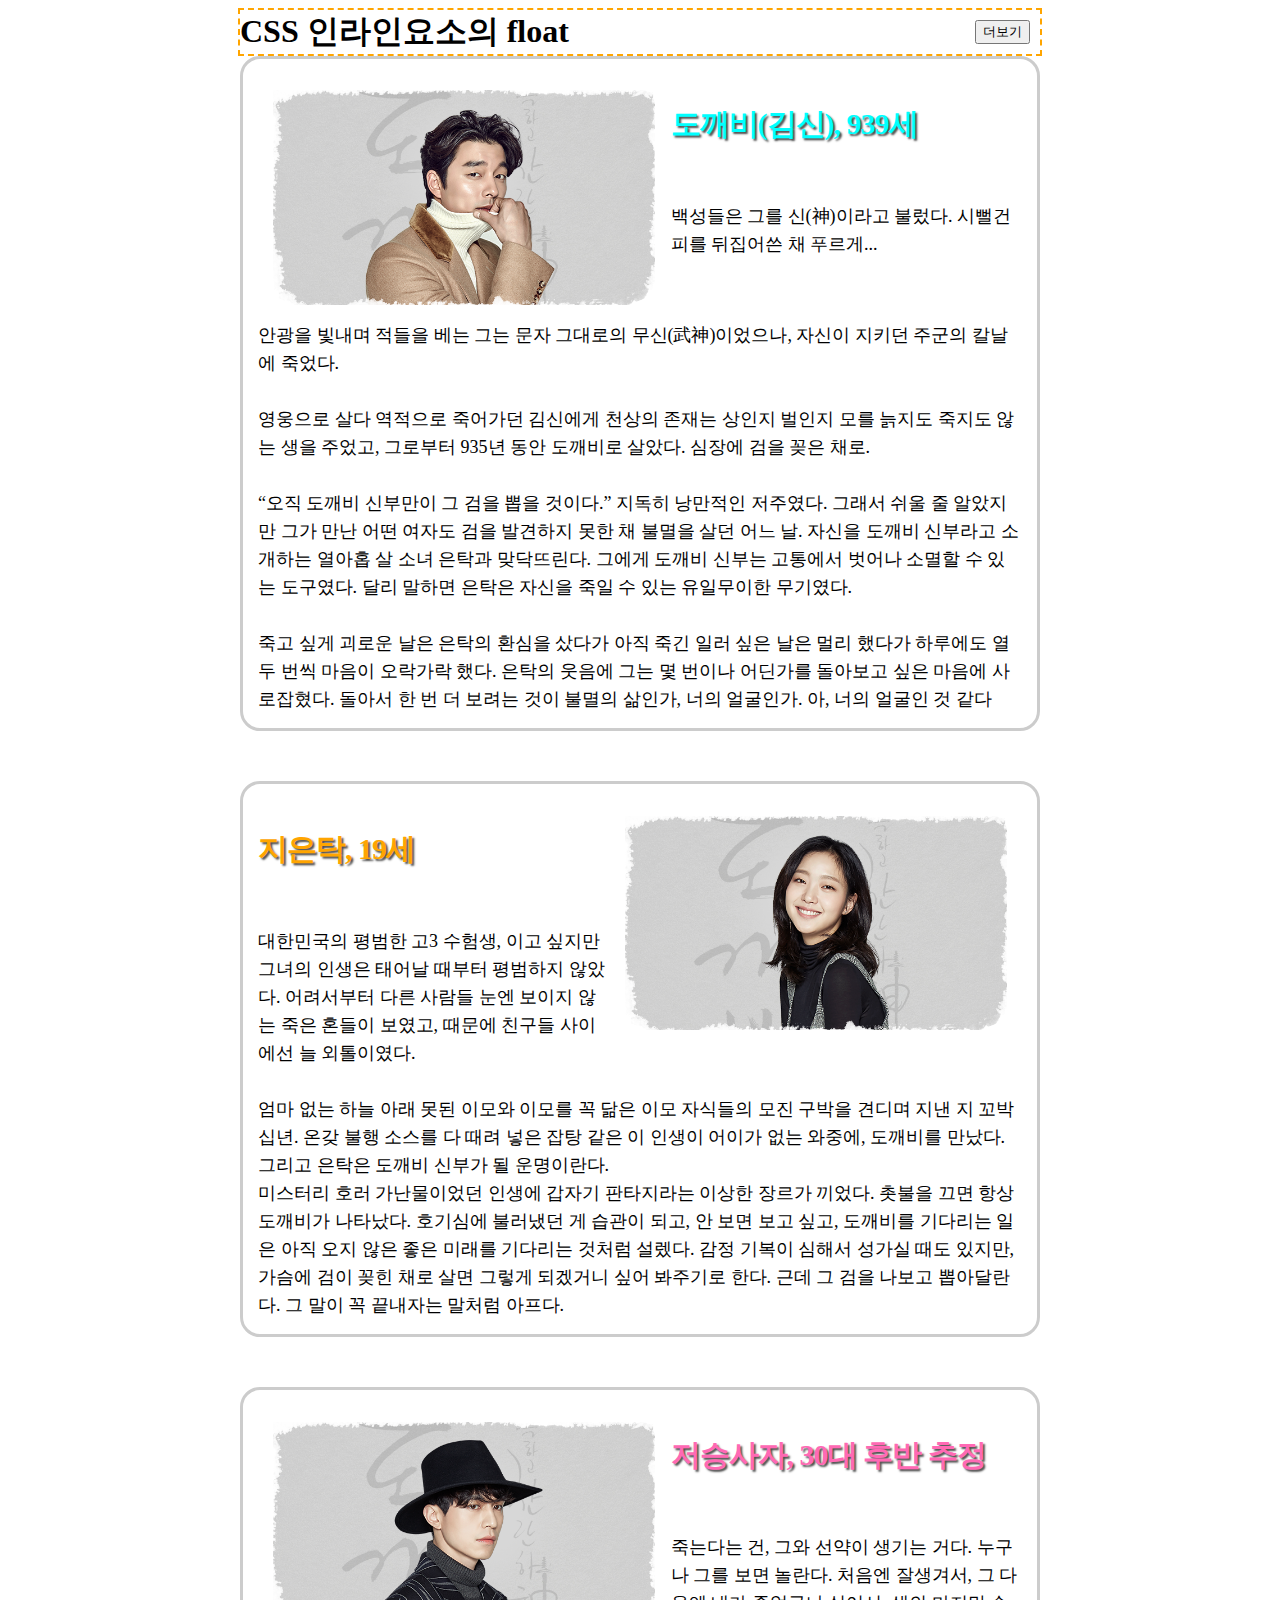
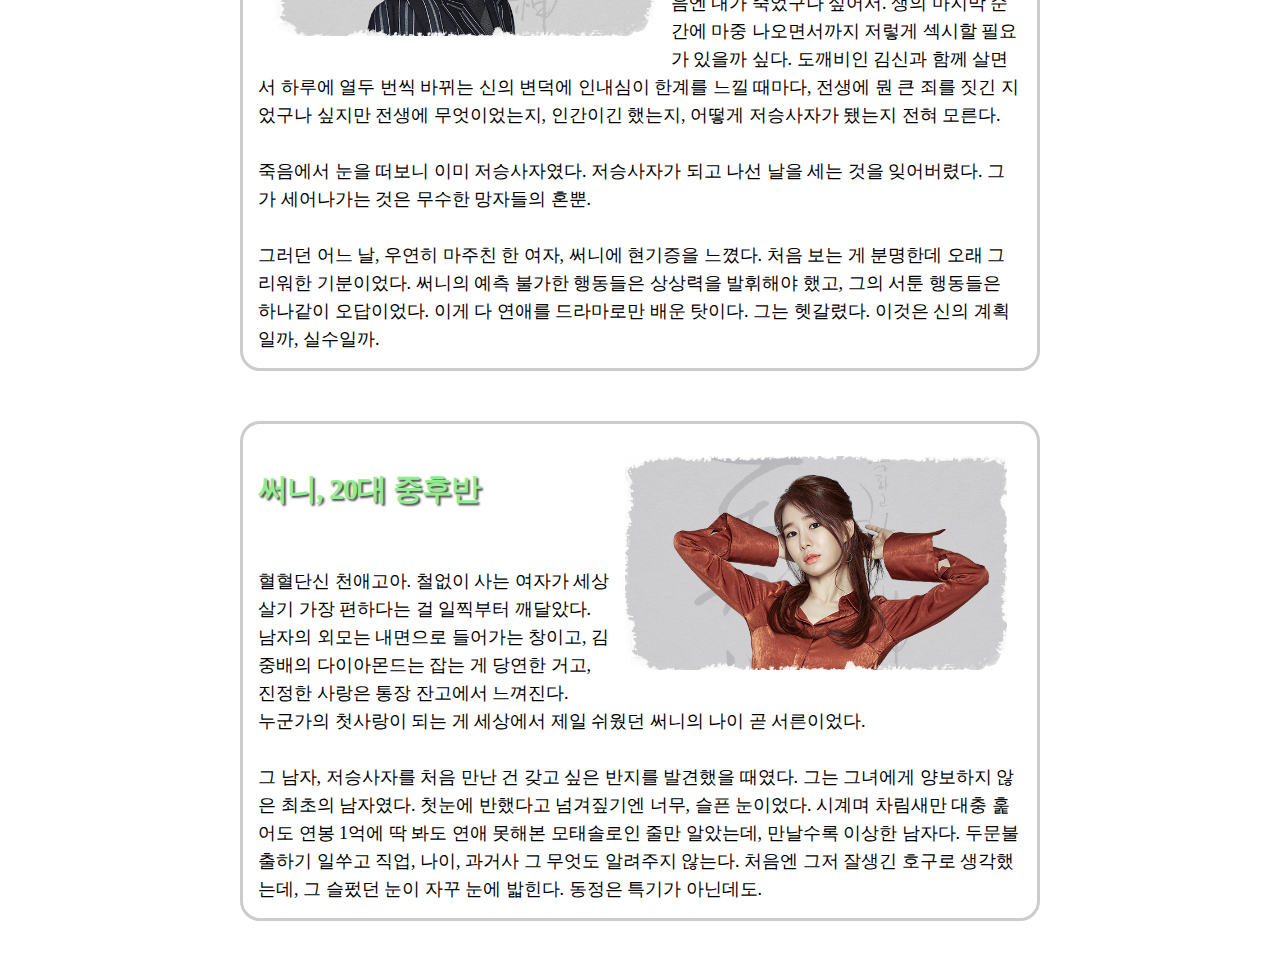
<file: 02.CSS학습/07.인라인플롯.html>
<!DOCTYPE html>
<html>

<head>
    <meta charset="utf-8">
    <title>CSS 인라인요소의 float</title>
    <style>
        /* 타이틀 */
        h1 {
            width: 800px;
            margin: 0 auto;
            border: 2px dashed orange;
        }
        /* 인라인요소의 float으로 오른쪽 끝으로 보내기! */
        h1 button{
            /* 오른쪽 끝으로! */
            float: right;
            /* 마진으로 위치조정! */
            margin: 10px;
        }

        /* 박스공통 */
        .bx {
            width: 800px;
            /* max-width: 100%; */
            /* 박스크기 보다 화면이 작아지면 100%로 전환 */
            margin: 0 auto;
            /* 마영오 - 박스중앙 */
            border: 3px solid #ccc;
            border-radius: 20px;
            padding: 15px;
            margin-bottom: 50px;
            /* 마진하단 */

            /* 보더, 패딩 내부포함 설정 */
            box-sizing: border-box;
            /* 
                box-sizing: border-box;
                - 설정한 박스크기 유지(보더,패딩포함)
                box-sizing: content-box;-> 안줘도 기본값!
                - 설정한 박스크기가 커짐(보더,패딩불포함)
             */

            font-size: 18px;
            /* 기본글자 크기는 16px */
            line-height: 28px;
        }

        /* 캐릭터 이미지 */
        .bx img {
            width: 50%;
            margin: 2%;
        }

        /* 
            인라인요소에서 float속성은 언제 사용하나?
            - 이미지 옆에 글자가 올 경우 이미지 하단라인에
            단 한줄만 올 수 있게 되어있다.
            이때 글이 이미지 오른쪽/왼쪽에 올라와서 흘러가게
            하고 싶을 경우 사용한다!
            float: left -> 이미지는 왼쪽에 글은 오른쪽에 흘러가라! 
            float: right -> 이미지는 오른쪽에 글은 왼쪽에 흘러가라! 
         */
        /* 클래스로 float설정을 만들고 html에 넣어주는 방식을씀 */
        .fll {
            float: left;
        }

        .flr {
            float: right;
        }

        /* float해제용 클래스 */
        .clb {
            clear: both;
            /* 
                float: left 는 clear:left 로
                float: right 는 clear:right 로 해제한다!

                clear:both 는 어떤방향이든 모두 해제설정임!
              */
        }

        /* 원래 디자인을 별도로 변경하려면 태그로 싸야한다!
         그런데 첫번째 글자나 첫번째 줄은 가상요소로 처리할 수 있다! */
        /* 가상요소로 첫번째 줄 디자인변경하기 */
        
        

        /* 개별글자색 넣기 */
        /* 
            .bx요소는 모두 div로 되어있다
            div앞에는 h1태그가 형제요소로 있다
            따라서 child선택 가상요소를 쓸 수 없다!
            왜? h1은 같은 종류의 형제 아니므로!
            이럴때는 type선택 가상요소를 사용한다
            (기억해 보세요~! 나보기가 역겨워 가실때에는....)

            선택자 해석 예시
            .bx:first-of-type::first-line
            클래스 bx인 요소의 첫번째 같은타입요소를 선택하여
            첫번째줄 가상요소를 디자인 변경하시오!
         */

         /* 가상요소 ::first-line 을 사용하여 
         첫라인 타이틀 만들기 */
         .bx::first-line{
           font-size: 30px;
           font-weight: bold;
           font-family: "궁서";
           letter-spacing: -1px;
           line-height: 100px;
           text-shadow: 2px 2px 2px rgba(0, 0, 0, 0.707);
        }

         /* 가상요소::first-line .bx별 글자색 변경 */
         .bx:first-of-type::first-line{
            color: cyan;
         }
         .bx:nth-of-type(2)::first-line{
            color: orange;
         }
         .bx:nth-of-type(3)::first-line{
            color: hotpink;
         }
         .bx:last-of-type::first-line{
            color: lightgreen;
         }
         

        
    </style>
</head>

<body>
    <h1>
        CSS 인라인요소의 float
        <button>더보기</button>
    </h1>

    <div class="bx">
        <img src="imgs/dc1.png" alt="김신" class="fll">

        도깨비(김신), 939세 <br><br>

        백성들은 그를 신(神)이라고 불렀다. 시뻘건 피를 뒤집어쓴 채 푸르게... 

        <div class="clb">안광을 빛내며 적들을 베는 그는 문자 그대로의 무신(武神)이었으나, 자신이 지키던 주군의 칼날에 죽었다. </div>
        <!-- 
            이미지에 float설정은 div조차 끌어당긴다!
            이런경우 div를 별도로 block화 하려면
            clear:both 속성셋팅으로 float을 해제해야한다!
         -->


        <br>
            영웅으로 살다 역적으로
            죽어가던 김신에게 천상의 존재는 상인지 벌인지 모를 늙지도 죽지도 않는 생을 주었고, 그로부터 935년 동안 도깨비로 살았다. 심장에 검을 꽂은 채로.
        
        <br><br>
       

        “오직 도깨비 신부만이 그 검을 뽑을 것이다.” 지독히 낭만적인 저주였다. 그래서 쉬울 줄 알았지만 그가 만난 어떤 여자도 검을 발견하지 못한 채 불멸을 살던 어느 날. 자신을 도깨비 신부라고 소개하는
        열아홉 살 소녀 은탁과 맞닥뜨린다. 그에게 도깨비 신부는 고통에서 벗어나 소멸할 수 있는 도구였다. 달리 말하면 은탁은 자신을 죽일 수 있는 유일무이한 무기였다. <br><br>

        죽고 싶게 괴로운 날은 은탁의 환심을 샀다가 아직 죽긴 일러 싶은 날은 멀리 했다가 하루에도 열 두 번씩 마음이 오락가락 했다. 은탁의 웃음에 그는 몇 번이나 어딘가를 돌아보고 싶은 마음에 사로잡혔다.
        돌아서 한 번 더 보려는 것이 불멸의 삶인가, 너의 얼굴인가. 아, 너의 얼굴인 것 같다
    </div>

    <div class="bx">
        <img src="imgs/dc2.png" alt="지은탁" class="flr">

        지은탁, 19세 <br><br>

        대한민국의 평범한 고3 수험생, 이고 싶지만 그녀의 인생은 태어날 때부터 평범하지 않았다. 
        어려서부터 다른 사람들 눈엔 보이지 않는 죽은 혼들이 보였고, 때문에 친구들 사이에선 늘 외톨이였다. <br><br>
            엄마
            없는 하늘 아래 못된 이모와 이모를 꼭 닮은 이모 자식들의 모진 구박을 견디며 지낸 지 꼬박 십년. 온갖 불행 소스를 다 때려 넣은 잡탕 같은 이 인생이 어이가 없는 와중에, 도깨비를 만났다.
            그리고
            은탁은 도깨비 신부가 될 운명이란다.
<br>
        미스터리 호러 가난물이었던 인생에 갑자기 판타지라는 이상한 장르가 끼었다. 촛불을 끄면 항상 도깨비가 나타났다. 호기심에 불러냈던 게 습관이 되고, 안 보면 보고 싶고, 도깨비를 기다리는 일은 아직
        오지 않은 좋은 미래를 기다리는 것처럼 설렜다. 감정 기복이 심해서 성가실 때도 있지만, 가슴에 검이 꽂힌 채로 살면 그렇게 되겠거니 싶어 봐주기로 한다. 근데 그 검을 나보고 뽑아달란다. 그 말이 꼭
        끝내자는 말처럼 아프다.

    </div>

    <div class="bx">
        <img src="imgs/dc3.png" alt="저승사자" class="fll">

        저승사자, 30대 후반 추정 <br><br>

        죽는다는 건, 그와 선약이 생기는 거다. 누구나 그를 보면 놀란다. 처음엔 잘생겨서, 그 다음엔 내가 죽었구나 싶어서. 생의 마지막 순간에 마중 나오면서까지 저렇게 섹시할 필요가 있을까 싶다. 도깨비인
        김신과 함께 살면서 하루에 열두 번씩 바뀌는 신의 변덕에 인내심이 한계를 느낄 때마다, 전생에 뭔 큰 죄를 짓긴 지었구나 싶지만 전생에 무엇이었는지, 인간이긴 했는지, 어떻게 저승사자가 됐는지 전혀
        모른다. <br><br>

        죽음에서 눈을 떠보니 이미 저승사자였다. 저승사자가 되고 나선 날을 세는 것을 잊어버렸다. 그가 세어나가는 것은 무수한 망자들의 혼뿐. <br><br>

        그러던 어느 날, 우연히 마주친 한 여자, 써니에 현기증을 느꼈다. 처음 보는 게 분명한데 오래 그리워한 기분이었다. 써니의 예측 불가한 행동들은 상상력을 발휘해야 했고, 그의 서툰 행동들은 하나같이
        오답이었다. 이게 다 연애를 드라마로만 배운 탓이다. 그는 헷갈렸다. 이것은 신의 계획일까, 실수일까.
    </div>

    <div class="bx">
        <img src="imgs/dc4.png" alt="써니" class="flr">

        써니, 20대 중후반 <br><br>

        혈혈단신 천애고아. 철없이 사는 여자가 세상 살기 가장 편하다는 걸 일찍부터 깨달았다. 남자의 외모는 내면으로 들어가는 창이고, 김중배의 다이아몬드는 잡는 게 당연한 거고, 진정한 사랑은 통장 잔고에서
        느껴진다.
        <div class="clb">누군가의 첫사랑이 되는 게 세상에서 제일 쉬웠던 써니의 나이 곧 서른이었다.</div>

        <br>
        그 남자, 저승사자를 처음 만난 건 갖고 싶은 반지를 발견했을 때였다. 그는 그녀에게 양보하지 않은 최초의 남자였다. 첫눈에 반했다고 넘겨짚기엔 너무, 슬픈 눈이었다. 시계며 차림새만 대충 훑어도 연봉
        1억에 딱 봐도 연애 못해본 모태솔로인 줄만 알았는데, 만날수록 이상한 남자다. 두문불출하기 일쑤고 직업, 나이, 과거사 그 무엇도 알려주지 않는다. 처음엔 그저 잘생긴 호구로 생각했는데, 그 슬펐던
        눈이 자꾸 눈에 밟힌다. 동정은 특기가 아닌데도.
    </div>
</body>

</html>
</file>
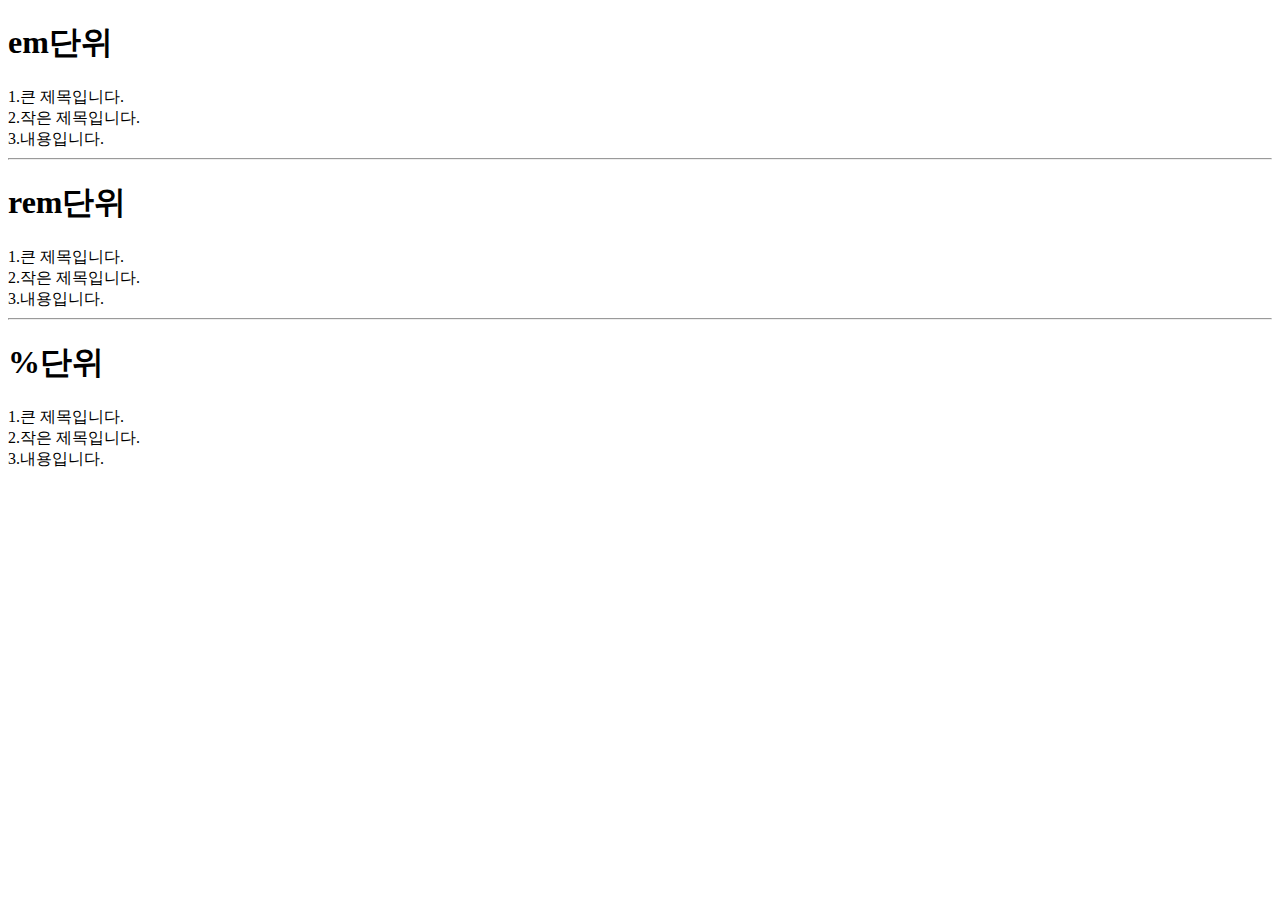
<file: 02.CSS학습/08.글자단위.html>
<!DOCTYPE html>
<html lang="ko">
<head>
    <meta charset="UTF-8">
    <!-- 모바일 뷰포트필수! -->
   <meta name="viewport" content="width=device-width, initial-scale=1.0">
    <title>글자단위</title>
    <style>
        /* 

            ※ 기본적으로 글자크기는 최상위 부모요소로 부터
            하위요소로 상속된다!!!
            -> 브라우저 기본 설정 중 글꼴크기가 중간일때
            16px로 셋팅된다! (기본값을 변경할 수 있고
            기본값이 다를 수 있다!! 주의!! -> "크게"로
            설정되어 있으면 20px이 된다!)

            [ 글자크기 단위 ]

            1. px
            (픽셀단위 - 스크린 픽셀수)

            2. pt
            (포인트단위 - 인쇄잉크 도트개수/인치)

            -> px과 pt의 관계
            브라우저에서 12pt === 16px (이육사)
            -> 1,2이 절대단위

            3. em
            (글자크기의 배수단위:배수의 기준은 부모요소)
            - 기본글자 크기에 따라 1em === 16px, 2em === 32px
            - 만약 기본 글자크기를 변경하면 상대적으로 크기가 변경된다

            4. rem(root em - 배수단위 : 배수의 기준이 root인 html임)

            5. %(퍼센트 단위 : em 배수단위와 유사 100% === 1em)

            - 3,4,5번은 상대단위

            ※ 참고: em 단위의 em은 "엠"으로 발음되고 실제로 "M"문자를
            지칭한다. 활자를 만들때 기본 크기를 "M"문자를 기준한데서
            유래됨

            [ em 또는 rem , % 와 같이 상대단위를 쓰는 이유는? ]

            - 웹 사이트에서 글자크기를 화면에 따라 변경할 경우
            절대단위를 쓰면 모두 하나씩 변경해야 하는 번거로움이 있다!
            (유지보수의 어려움!)

            - 이때 상대 단위를 쓰면 최상위 하나의 절대단위의 크기만
            변경해 주면 모두 상대적으로 그 크기를 변경하게 된다!
            구현과 유지보수의 편리함 때문에 쓰는 것이다!

            [ em 과 rem 의 셋팅상 근본적인 차이! ]

            - html 에서 px을 변경하게 되면 em, rem 모두 변경된다.
            - 그런데 body나 하위 부모 요소의 글자크기를 변경하게되면
            rem으로 셋팅된 부분은 변경되지 않는다!
            왜??? rem은 html의 글자크기를 기준한 단위이기 때문이다!
            - 부모로 부터 상속되는 em, % 는 상대적으로 변경된다!
            - 부분만 변경하고 싶은 경우엔 em 또는 %를 써야할 것이다!

            [ html 글자크기가 자주 10px로 셋팅되어 있는데 이유는? ]
            -> rem 단위 설정시 계산하기 쉽게 하기 위함!

         */

         html{
            
            /* 기본글자크기가 16px이라고 해 놓고 왜?
            여기에 글자크기를 셋팅하는가?
            브라우저 글꼴크기는 달라질 수 있기 때문에
            글자크기를 개발자가 정해주려면 html최상위부모
            에 설정하면 모든 요소에 상속된다!!! */
         }

         /* em 단위 */
         /* em은 배수단위 - 싸고 있는 부모박스의 글자크기를
         기준하여 계산한다! */


         /* 32px */
         .f1{
            /* 
                상속된px * 배수 = 몇px
                16px * x = 32px
                x = 32px / 16px 
                  = 2(배수)
                  -> 2em

                [ em단위 구하기 ]
                em = 구하는px / 상속된px
            */
         }

         /* 24px */
         .f2{
            /* 0.75em = 24px / 32px */
         }

         /* 14px */
         .f3{
            /* 0.58em = 14px / 24px */
         }

         /* rem 단위 - 기준은 html요소 글자크기임! */

         /* 32px */
         .rf1{
            /* rem = 원하는px / html의px
                  = 32px / 16px = 2rem */
         }

         /* 24px */
         .rf2{
            /* rem = 원하는px / html의px
                  = 24px / 16px = 1.5rem */
         }

         /* 14px */
         .rf3{
            /* rem = 원하는px / html의px
                  = 14px / 16px = 0.87rem */
         }


         /* % 단위 -> em단위 * 100 */
         /* 32px */
         .pf1{
            /* 2em * 100 = 200% */
         }
         /* 24px */
         .pf2{
            /* 0.75em * 100 = 75% */
         }
         /* 16px */
         .pf3{
            /* 0.58em * 100 = 58% */
         }

         /* 
            [ CSS 미디어쿼리 ]
            - 화면의 가로크기에 대한
            CSS설정값을 변경할 수 있도록
            코드 구역을 설정하여 변경해주는
            CSS 미디어 체크 코드구역

            형식)
            @media screen and (min-width:몇px) and (max-width:몇px){
                CSS설정
            }
            1. 미디어쿼리 체크파트
                - screen / only screen
                -> 미디어쿼리를 사용할 수 있는
                브라우저만 통과함
            2. 최대크기 : (max-width:몇px)
            3. 최소크기 : (min-width:몇px)
            -> 최대만 쓰면 그 사이즈 이하모두포함
            -> 최소만 쓰면 그 사이즈 이상모두포함
            4. and 연결자 : 구문사이를 연결함
         */
         /* 미디어쿼리 : 1000px 이하 */
         @media screen and (max-width:1000px) {
            /* em단위와 % 단위만 변경됨
            이유는 부모요소로 부터 상속된
            크기를 기준한 상대 단위이기 때문!
            rem단위가 그대로인 이유는
            html크기를 기준하는데 
            변경사항이 없기 때문! */
            body{
            }
         } /* 1000px 이하 */

         /* 미디어쿼리 : 800px 이하 */
         @media screen and (max-width: 800px) {
            /* root인 html 글자크기를 변경함
            rem 단위만 변경됨!
            왜? body크기는 변경되어 있으므로
            영향을 주지 못해 em/%단위는 변경없음 */
            html{
            }
         } /* 800px 이하 */

         /* 미디어쿼리 : 700px 이하 */
         @media screen and (max-width: 700px) {
            /* 상대단위를 개별적으로
            부분상대변경을 할 경우! */
            .wrap{
            }
         } /* 700px 이하 */


         

    </style>
</head>
<body>
    <h1>em단위</h1>
    <div class="wrap">
        <div class="f1">1.큰 제목입니다.
            <div class="f2">2.작은 제목입니다.
                <div class="f3">3.내용입니다.</div>
            </div>
        </div>
    </div>

    <hr>

    <h1>rem단위</h1>
    <div class="rf1">1.큰 제목입니다. 
        <div class="rf2">2.작은 제목입니다. 
            <div class="rf3">3.내용입니다.</div>
        </div>
    </div>

    <hr>

    <h1>%단위</h1>
    <div class="pf1">1.큰 제목입니다. 
        <div class="pf2">2.작은 제목입니다. 
            <div class="pf3">3.내용입니다.</div>
        </div>
    </div>


</body>
</html>
</file>
<file: 04.산리오사이트/css/main_media.css>
@charset "utf-8";
/* 산리오 사이트 메인 페이지 미디어쿼리 - main_media.css */

/************ 미디어쿼리 ************/

/****** 1024px 이하 미디어쿼리 시작 ******/
@media screen and (max-width: 1024px) {
  /* 메뉴박스 숨기기 */
  
} /****** 1024px 이하 미디어쿼리 종료 ******/

/****** 800px 이하 미디어쿼리 시작 ******/
@media screen and (max-width: 800px) {
  
}
/****** 800px 이하 미디어쿼리 종료 ******/
</file>
<file: 교재css연습/style.css>
/* css Zen Garden default style v1.02 */
/* css released under Creative Commons License - http://creativecommons.org/licenses/by-nc-sa/1.0/  */

/* This file based on 'Tranquille' by Dave Shea */
/* You may use this file as a foundation for any new work, but you may find it easier to start from scratch. */
/* Not all elements are defined in this file, so you'll most likely want to refer to the xhtml as well. */

/* Your images should be linked as if the CSS file sits in the same folder as the images. ie. no paths. */


/* basic elements */
html {
	margin: 0;
	padding: 0;
	}
body { 
	font: 75% georgia, sans-serif;
	line-height: 1.88889;
	color: #555753; 
	background: #fff url(http://csszengarden.com/001/blossoms.jpg) no-repeat bottom right; 
	margin: 0; 
	padding: 0;
	}
p { 
	margin-top: 0; 
	text-align: justify;
	}
h3 { 
	font: italic normal 1.4em georgia, sans-serif;
	letter-spacing: 1px; 
	margin-bottom: 0; 
	color: #7D775C;
	}
a:link { 
	font-weight: bold; 
	text-decoration: none; 
	color: #B7A5DF;
	}
a:visited { 
	font-weight: bold; 
	text-decoration: none; 
	color: #D4CDDC;
	}
a:hover, a:focus, a:active { 
	text-decoration: underline; 
	color: #9685BA;
	}
abbr {
	border-bottom: none;
	}


/* specific divs */
.page-wrapper { 
	background: url(http://csszengarden.com/001/zen-bg.jpg) no-repeat top left; 
	padding: 0 175px 0 110px;  
	margin: 0; 
	position: relative;
	}

.intro { 
	min-width: 470px;
	width: 100%;
	}

header h1 { 
	background: transparent url(http://csszengarden.com/001/h1.gif) no-repeat top left;
	margin-top: 10px;
	display: block;
	width: 219px;
	height: 87px;
	float: left;

	text-indent: 100%;
	white-space: nowrap;
	overflow: hidden;
	}
header h2 { 
	background: transparent url(http://csszengarden.com/001/h2.gif) no-repeat top left; 
	margin-top: 58px; 
	margin-bottom: 40px; 
	width: 200px; 
	height: 18px; 
	float: right;

	text-indent: 100%;
	white-space: nowrap;
	overflow: hidden;
	}
header {
	padding-top: 20px;
	height: 87px;
}

.summary {
	clear: both; 
	margin: 20px 20px 20px 10px; 
	width: 160px; 
	float: left;
	}
.summary p {
	font: italic 1.1em/2.2 georgia; 
	text-align: center;
	}

.preamble {
	clear: right; 
	padding: 0px 10px 0 10px;
	}
.supporting {	
	padding-left: 10px; 
	margin-bottom: 40px;
	}

footer { 
	text-align: center; 
	}
footer a:link, footer a:visited { 
	margin-right: 20px; 
	}

.sidebar {
	margin-left: 600px; 
	position: absolute; 
	top: 0; 
	right: 0;
	}
.sidebar .wrapper { 
	font: 10px verdana, sans-serif; 
	background: transparent url(http://csszengarden.com/001/paper-bg.jpg) top left repeat-y; 
	padding: 10px; 
	margin-top: 150px; 
	width: 130px; 
	}
.sidebar h3.select { 
	background: transparent url(http://csszengarden.com/001/h3.gif) no-repeat top left; 
	margin: 10px 0 5px 0; 
	width: 97px; 
	height: 16px; 

	text-indent: 100%;
	white-space: nowrap;
	overflow: hidden;
	}
.sidebar h3.archives { 
	background: transparent url(http://csszengarden.com/001/h5.gif) no-repeat top left; 
	margin: 25px 0 5px 0; 
	width:57px; 
	height: 14px; 

	text-indent: 100%;
	white-space: nowrap;
	overflow: hidden;
	}
.sidebar h3.resources { 
	background: transparent url(http://csszengarden.com/001/h6.gif) no-repeat top left; 
	margin: 25px 0 5px 0; 
	width:63px; 
	height: 10px; 

	text-indent: 100%;
	white-space: nowrap;
	overflow: hidden;
	}


.sidebar ul {
	margin: 0;
	padding: 0;
	}
.sidebar li {
	line-height: 1.3em; 
	background: transparent url(http://csszengarden.com/001/cr1.gif) no-repeat top center; 
	display: block; 
	padding-top: 5px; 
	margin-bottom: 5px;
	list-style-type: none;
	}
.sidebar li a:link {
	color: #988F5E;
	}
.sidebar li a:visited {
	color: #B3AE94;
	}


.extra1 {
	background: transparent url(http://csszengarden.com/001/cr2.gif) top left no-repeat; 
	position: absolute; 
	top: 40px; 
	right: 0; 
	width: 148px; 
	height: 110px;
	}
</file>
<file: 01.HTML연습/01.Info_PJ/css/common.css>
@charset "utf-8";
/* @charset은 css문서의 문자형식을
지정하는 코드임. utf-8은 2바이트 문자를
모두 처리하는 방식임 */

/* Info PJ 공통 CSS - common.css */

/* 웹폰트 불러오기 */
@import url('https://fonts.googleapis.com/css2?family=Jua&family=Nanum+Pen+Script&display=swap');
/* 웹폰트체 셋팅법
 font-family: "Nanum Pen Script", cursive;
 font-family: "Jua", sans-serif;
*/

/* 공통클래스 */
/* 1. 보더 디자인 클래스 */
.border-style1 {
  /* 보더(경계선) - border: 두께 종류 색상 */
  border: 5px dashed hotpink;
  /* 박스모서리 둥글게 */
  border-radius: 30px;
}
/* 2. 레이아웃 디자인 클래스 */
.layout-common{
/* 가로크기 - 크기고정시 사용 */
  /* width: 1280px; */

  /* 최대가로크기 - max-width
  최대크기보다 싸고있는박스가 작아지면 auto로 전환
  -> 화면크기에 적응함! */
  max-width: 1280px;

  /* 최소가로크기 - min-width
  최소사이즈보다 작아지지 않게 지정함 */
  min-width: 700px;

  /* 블록요소 마진으로 가로중앙설정 : 마영오!
  -> 양쪽 마진이 auto이면 중앙에 옴! */
  margin: 0 auto;
  /* 
    [마진 셋팅법]
    margin: 값; - 사방셋팅
    margin: 값 값; - 위아래 양쪽셋팅
    margin: 값 값 값; - 위 양쪽 아래셋팅
    margin: 값 값 값 값; - 각 방향별 셋팅
  */
  /* 패딩 */
  padding: 20px;
  /* 박스의 크기가 1280px인데 여기게 패딩을
    주면 패딩만큼 박스가 커진다. 따라서
    1280px에 맞추려면 패딩만큼 빼야한다.
    그런데 패딩을 안쪽으로 생기게하는 속성이 있는데
    바로 box-sizing속성이다! */
  box-sizing: border-box;

  /* 값으로 border-box라고 주면 패딩과 보더가
  모두 포함된 박스로 설정된다! */
}

/* 1. 상단영역 */
.header {
  /* 배경색 */
  background-color: #83f78d; 

  /* 하단마진 덮어쓰기 */
  margin-bottom: 20px;
}

/* 타이틀 */
#main-title {
  /* 글자체 */
  font-family: "Jua", sans-serif;
  font-size: 50px;
  color: #4b61ec;
  margin: 0;
}

/* 메뉴박스 */
.header ul {
  /* 웹폰트 글자체 */
  font-family: "Nanum Pen Script", cursive;
  /* 블릿없앰 lin */
  list-style: none;
  /* float:left를 사용했으므로
        자식요소 넘치는것 숨기기 사용! */
  overflow: hidden;
  /* 가로크기 */
  width: 470px;
  /* 마영오! */
  margin: 0 auto;
  /* 패딩 */
  padding: 0;
}
/* 메인로고 */
#main-logo {
  width: 45px;
}
/* 메뉴 리스트 */
.header ul li {
  /* 블록요소 옆으로 흐르기
        float은 흘러가게 설정하는 속성
        값으로 left는 나는 왼쪽에 너는 오른쪽으로 흘러가! */
  float: left;

  /* 글자크기 */
  font-size: 30px;
  /* 패딩: 위아래0 양쪽17px */
  /* padding: 0 17px; */
}
/* 메뉴링크 */
.header ul li a {
  /* 글자색 */
  color: darkgreen;
  /* 글자밑줄없앰 */
  text-decoration: none;
  /* 글자두껍게 */
  font-weight: bold;
  /* 인라인요소간 진행방향 세로정렬 :   vertical-align */
  vertical-align: -4px;
}
/* 링크 마우스 오버시
가상클래스 선택자:hover 사용함! */
.header ul li a:hover {
  /* 글자색 */
  color: hotpink;
  /* 글자밑줄 */
  text-decoration: underline;
  /* 라인삭제는 ctrl+shift K */
}

/* 메뉴 사이에 구분자 넣기
가상요소 사용!
1. ::before 요소의 컨텐츠 앞에 추가됨
2. ::after 요소의 컨텐츠 뒤에 추가됨
콜론을 가상요소는 두개 사용함(::)
참고) 가상클래스는 콜론을 하나씀(:) 예) a:hover
중요) 필수속성인 content를 반드시 써야함!
-> content값으로 문자내용 또는 이미지를 넣을 수 있다!
*/
/* .header ul li::after{
  content: url(../images/naver_logo.png);
} */

/* 첫번째 li를 제외하고 선택하기
-> 형제선택자 +
앞에 어떤 요소가 있는 것만 선택가능!
li+li 앞에 li가 있는 li만 선택함! */
.header ul li+li::before{
  content: ' | ';
  margin: 0 15px;
  /* content: url(../images/naver_logo.png); */
}



/* 2. 메인영역 */
/* .main {} */

/* 3.하단영역 */
.footer {
  background-color: #ccc;
  text-align: center;
  /* 상단마진 덮어쓰기 */
  margin-top: 20px;
}
/* 하단 주소박스 */
.footer address {
  /* 글자크기 - font-size(fz숫자) */
  font-size: 20px;
  /* 글자이텔릭 - font-style(fs)
        값: italic / normal */
  font-style: normal;
}
/* CEO이름 */
span.ceo-name {
    text-decoration: underline;
    text-decoration-style: dotted;
    color: darkgreen;
}
/* 회사전화번호 */
span.tel-num {
    text-decoration: underline;
    text-decoration-style: wavy;
    color: hotpink;
}
</file>
<file: 01.HTML연습/01.Info_PJ/css/main.css>
@charset "utf-8";
/* Info PJ 메인페이지용 CSS - main.css */
/* 2. 메인영역 */
.main {
  /* 글자정중앙(인라인요소 적용) */
  text-align: center;
  /* 메인패딩만 없앰! */
  padding: 0;
}
/* 메인이미지 */
.main > img {
  /* 박스에 이미지 크기 맞춤 */
  width: 90%;
}
</file>
<file: 04.산리오사이트/css/main.css>
@charset "utf-8";

/* 메인 페이지 CSS - main.css 
    - 변수셋팅 + 미디어쿼리 포함
*/

/* 외부공통파일 불러오기 */
@import url(./reset.css);
@import url(./core.css);

/* 공통변수 셋팅
  [ 변수사용법 ]
   ((변수셋팅법))
   :root{
    --변수명:값;
   }
    ((변수호출법))
    var(--변수명)
*/
:root {
  /* 색상변수 : --이름-color */
  --main-gray-color: #222;
  --character-area-color: #fefefe;
  --company-area-color: #f4f4f4;
  --contact-area-color: #4a679d;

  /* 사이즈변수 : --이름-size */
  --top-area-padding-size: 2rem 5rem;
  --bottom-area-padding-size: 5rem;
  --contents-box-padding-size: 8.5rem 0;
  --cat-title-padding-size: 1.5rem 1rem;
}

/* 전체글자 크기기준값 설정하기 : rem단위 */
html {
  /* 계산 편의상 10px로 설정! */
  font-size: 10px;
}

/* 모바일 모드시 가로스크롤 안생기게 셋팅 */
html,
body {
  overflow-x: hidden;
}

/* 1. 상단영역 */
body {
  /* fixed 상단메뉴가 배너박스를 가리므로 상단패딩으로
  밀어서 보이게함 */
  padding-top: 10rem;

  /* 임시 테스트용 */
  /* height: 300vh; */
  /* 그라데이션은 배경이미지속성으로 넣는다! */
  /* background-image: linear-gradient(rgb(255, 182, 182), rgb(184, 184, 252)); */
}
/* 겉박스 */
#top-area {
  /* 고정포지션 : fixed */
  position: fixed;
  top: 0;
  /* top값을 안주면 젠틀하므로 body의 상단패딩때문에
  밀려서 내려온다!!! */
  z-index: 9999;
  /* 메뉴 등 다른 요소보다 위로 오게 함! */
  width: 100%;
  background-color: #fff;
}
/* 속박스 */
.top-area {
  padding: var(--top-area-padding-size);
}
/* 상단영역 플렉스 */
.top-area > ul {
  display: flex;
  /* 진행방향 정렬중 양끝배치 정렬 */
  justify-content: space-between;
}
/* 로고 */
h1.logo img {
  height: min(4rem, 4vw);
  /* 
    min(값,값)
    내부설정값 중 작은 값을 출력
    -> 커지는 값 중 작은값을 출력하므로
    최대값을 지정한 것과 같다!
    4rem -> html에 지정된 글자크기의 4배크기
    4vw -> 보이는화면 가로크기의 4%크기
  */
}

/* GNB메뉴 */
.gnb {
  height: 100%;
}
.gnb > ul {
  height: 100%;
  /* 플렉스박스 - 직계자식 li가 옆으로 흘러감! */
  display: flex;
  /* 진행방향의 수직정렬 중앙 - 높이값 100%설정시 효과 */
  align-items: center;
  /* 플렉스 사이간격 */
  gap: 8rem;

  font-size: 1.6rem;
  font-weight: 500;
}

/* 모바일 GNB 햄버거버튼 */
.gnb-mob {
  position: absolute;
  top: 2rem;
  right: 5rem;
  width: 34px;
  height: 34px;
  /* 처음에 안보임! */
  display: none;
}
.gnb-mob span {
  display: block;
  width: 100%;
  height: 4px;
  background-color: #000;
  transition: 0.3s ease-out;
}
/* 2번째,3번째 span */
.gnb-mob span + span {
  margin-top: 11px;
}
.gnb-mob.on span:nth-child(1) {
  translate: 0 15px;
  rotate: 45deg;
}
.gnb-mob.on span:nth-child(2) {
  translate: 17px 0;
  width: 0;
}
.gnb-mob.on span:nth-child(3) {
  translate: 0 -15px;
  rotate: -45deg;
}

/* 2. 메인영역 */
/* 메인영역 개별박스 공통 */
#main-area > div {
  padding: var(--contents-box-padding-size);
}
/* 2-1. 배너영역 */
.banner {
  position: relative;
  /* 배너 두번째 모바일 이미지의 부모역할! */
  background: url(../images/main_visual_bg.jpg) 0/50px;
  /* 이미지가 인라인요소니까 텍스트 중앙정렬로 가로중앙셋팅 */
  text-align: center;
  /* 사방패딩 */
  padding: 10rem;
}
/* 배너 이미지 공통 셋팅 */
.banner img {
  height: 60vmin;
  /* 트랜지션 적용 */
  transition: 0.7s ease-in-out;
}
/* 모바일용 이미지(2번째것) */
.banner img:last-child {
  position: absolute;
  /* 앱솔루트 부모요소의 정중앙 배치하기
  여기서는 y축 트랜스레이트 값을 -50%가 아닌
  -250%로 위쪽에 올려 놓음. 결국 -50%로 변경할 것임! */
  top: 50%;
  left: 50%;
  translate: -50% -250%;
  /* 투명도 0 */
  opacity: 0;
}

/* 2-2. 캐릭터 영역 */
.character {
  background-color: var(--character-area-color);
}
/* 캐릭터 리스트 */
.cat-list ul {
  /* 플렉스박스로 랩핑하여 하단 패딩은 10rem */
  display: flex;
  flex-wrap: wrap;
  /* 
    justify-content: center;
    - Flex 컨테이너의 자식 요소들을 가로 방향(주 축)으로 중앙에 정렬합니다.
  */
  justify-content: center; /* 가로 중앙 정렬 추가 */
  padding: 0 0 10rem;
}
.cat-list ul li {
  /* 한줄당 4개씩 패딩은 1rem 보더박스 글자 줄바꿈방지 */
  width: calc(25% - 2rem);
  padding: 1rem;
  box-sizing: border-box;
  /* 글자 줄바꿈 방지 */
  white-space: nowrap;
}
/* 이미지 파트박스 */
.img-part {
  /* 하위 이미지중 두번째 이미지가 앱솔루트이고
  그 이미지의 부모자격이 필요함! */
  position: relative;
}
/* 두개의 이미지 공통 */
.cat-list img {
  /* 두개의 이미지 크기 100% */
  width: 100%;
}
/* 마지막 이미지 숨기기 */
.cat-list img:last-child {
  /* 두번째 이미지 앱솔루트 */
  position: absolute;
  top: 0;
  left: 0;
  /* 처음에 안보임! */
  opacity: 0;
  /* 트랜지션 적용 */
  transition: opacity 0.3s ease-in-out;
}
/* 오버시 이미지 보이기 */
.cat-list li:hover img:last-child {
  /* 오버시 투명도 1 */
  opacity: 1;
}

/* 이미지 박스 */
.cat-list figure {
  /* 보더 1px #ccc 둥근모서리 20px 넘치는 요소 숨김 */
  border: 1px solid #ccc;
  border-radius: 2rem;
  overflow: hidden;
}
/* 이미지 설명 */
.cat-list figcaption {
  text-align: center;
  padding: var(--cat-title-padding-size);
}
/* 캐릭터 타이틀 */
.cat-list figcaption h3 {
  font-size: 2.2rem;
  font-weight: normal;
}
/* 캐릭터 영문 */
.cat-list figcaption p {
  /* 글자크기 1.2 */
  font-size: 1.2rem;
}

/* 2-3. 컴퍼니영역 */
.company {
  background-color: var(--company-area-color);
}
/* 2-4. 리쿠르트영역 */
.recruit {
  /* 배경넣기 - 색이반고윙/크 */
  background: var(--character-area-color) url(../images/bg_recruit.png) no-repeat center 10vh/90%;
}
/* 컴퍼니 영역 & 리쿠르트 영역 
공통 리스트 디자인 */
.com-type-list {
  /* 플렉스 박스 진행방향 정렬 동일하게 글자중앙 하단패딩10 */
  display: flex;
  justify-content: space-evenly;
  text-align: center;
  padding-bottom: 10rem;
}
/* 공통 타이틀 */
.com-type-list h3 {
  font-size: 2.2rem;
  padding: 2rem 0;
  font-weight: normal;
}
/* 공통 내용 */
.com-type-list p {
  font-size: 1.6rem;
}
.com-type-list p:last-of-type {
  /* 하단 버튼과 사이간격 3 */
  margin-bottom: 3rem;

}
/* 2-5. 플레이스영역 */
#main-area .place {
  /* 아래쪽 패딩 밀어서 박스 높이 증가하기 */
  padding-bottom: 30vh;
  /* 박스를 꽉채우는 배경이미지 넣기 */
  background:  url(../images/bg_shop.jpg) no-repeat center/cover;
}
/* 2-6. 컨텍어스영역 */
.contact-us {
  /* 배경식 bgc */
  background-color: var(--contact-area-color);

}

/* 3. 컨텍어스 영역 */
/* 3-1.컨텍어스 내용박스 부모 */
.map-info {
  /* 플렉스 박스 */
  display: flex;
}
/* 컨텍어스 자식 파티션 박스 등분할 */
.map-info > div {
  /* 자식요소 플렉스 1:1 */
  flex: 1;
}
/* 3-2. 지도박스 */
.map-box {
  /*  */
}
.map-box iframe {
  /* 지도를 본 박스에 꽉차게함 */
  width: 100%;
  height: 100%;
}

/* 3-3. 정보박스 */
.info-box {
  /* 배경흰색 */
  background-color: #fff;
}
/* 키티 이미지 앱솔루트! */
.info-box img {
}
/* 한글주소 : h3 */
.info-box h3 {
}
/* 영문주소 : address */
.info-box address {
}
/* 전화번호 : p */
.info-box p {
}

/* 4. 하단영역 */
.bottom-area {
}
/* 4-1. 카피라잇박스 */
.copy-right img {
}
/* 4-2. 버튼박스 */
.btn-box .com-btn:hover {
}

/* 5. sns버튼 박스 */
.q-btn {
}
.q-btn img {
}
/* 6. 탑이동버튼 */
.top-btn {
}
.top-btn span {
}
.top-btn span:before {
}
</file>
